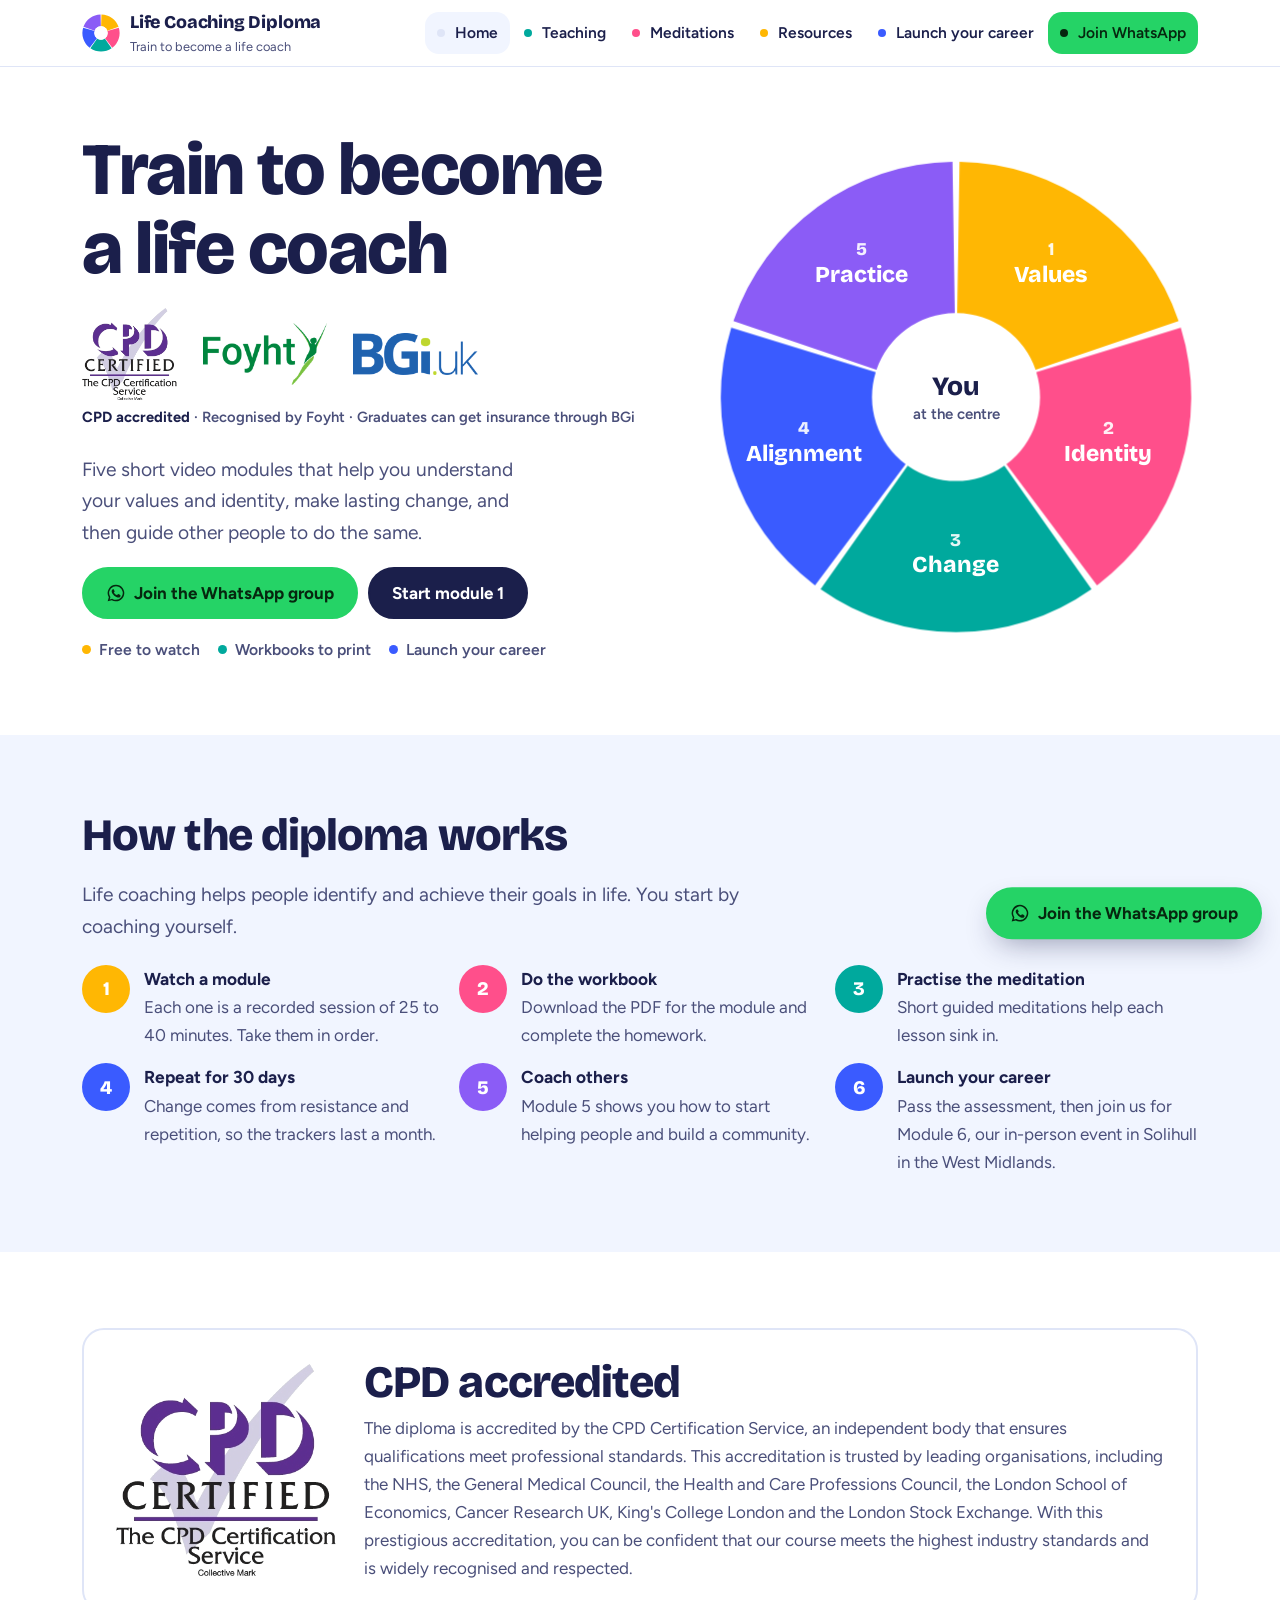
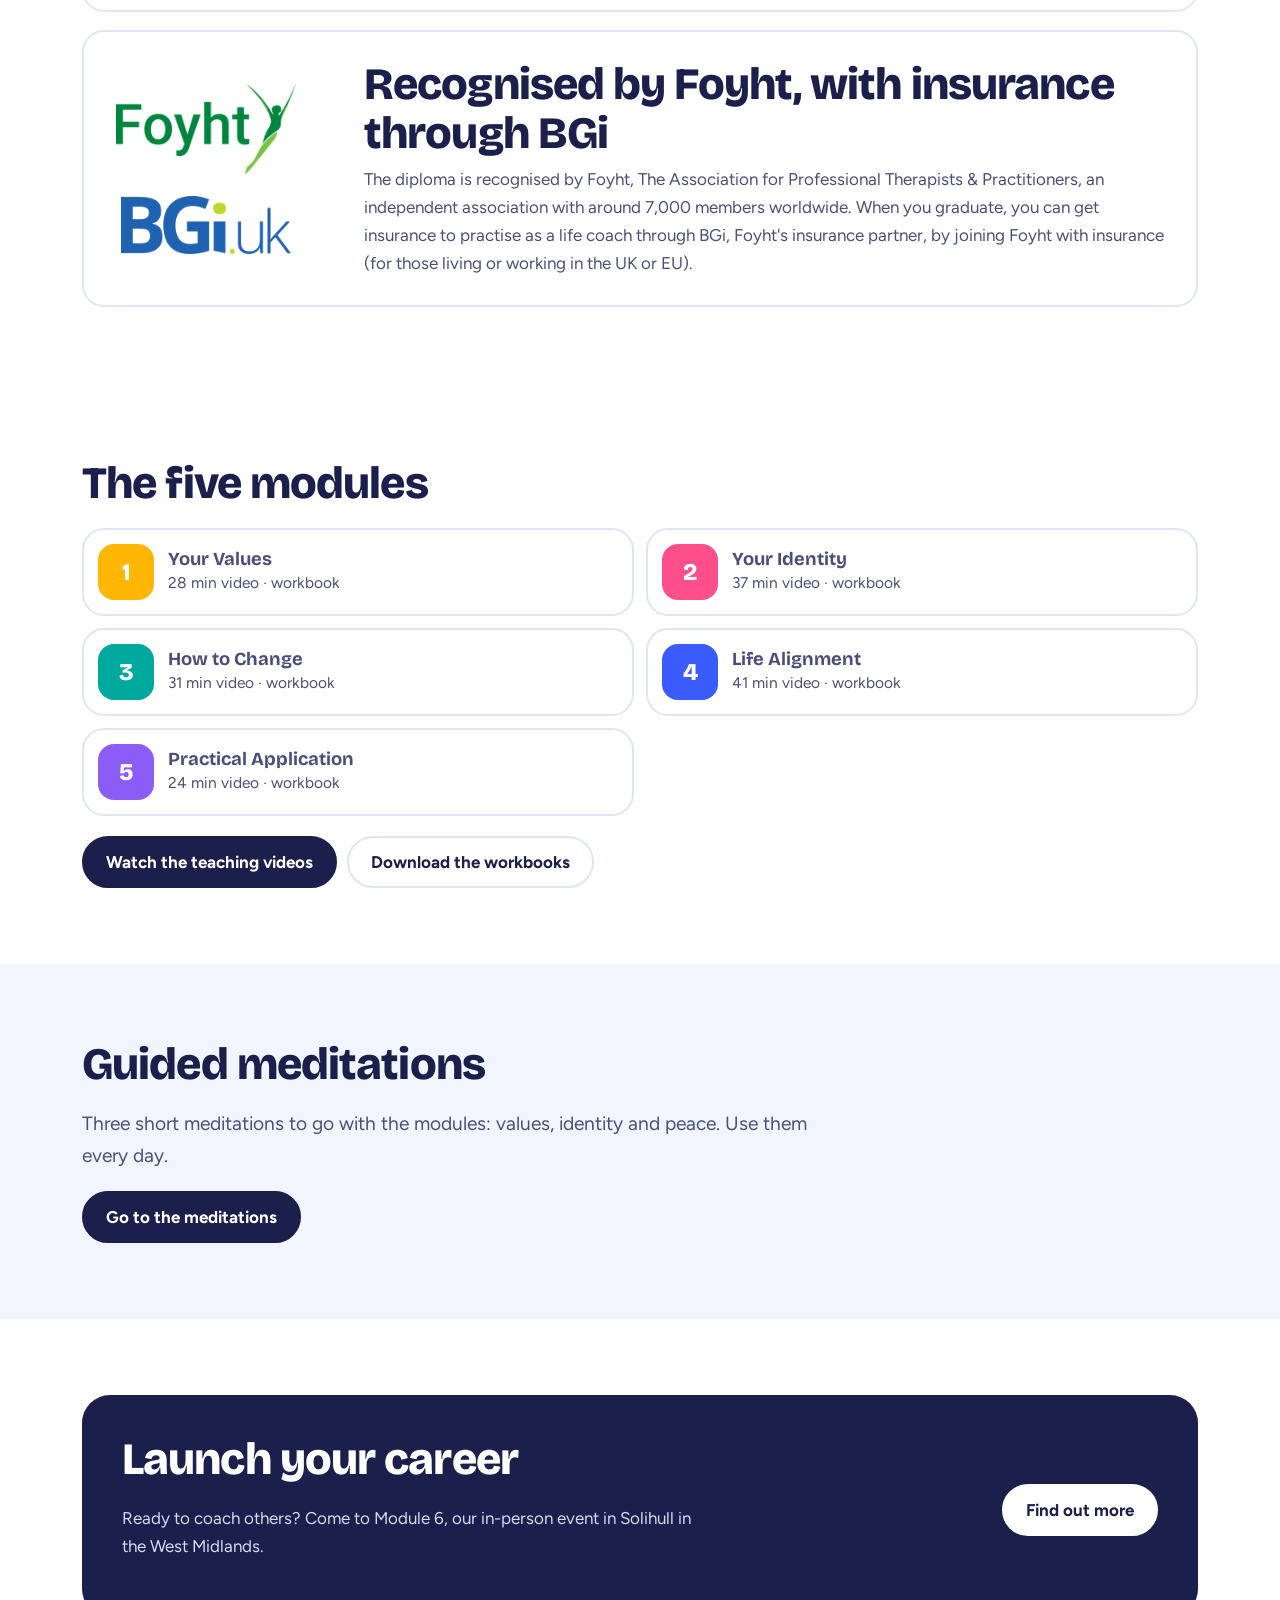
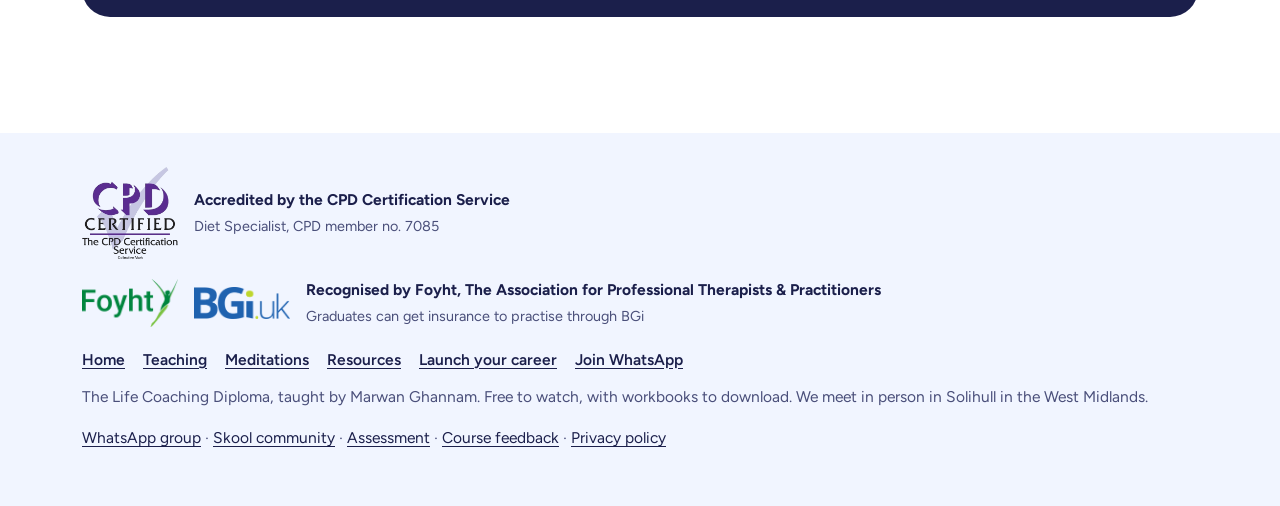
<file: index.html>
<!doctype html>
<html lang="en-GB">
<head>
<meta charset="utf-8">
<meta name="viewport" content="width=device-width, initial-scale=1, viewport-fit=cover">
<title>Life Coaching Diploma: train to become a life coach</title>
<meta name="description" content="A free, CPD accredited life coaching diploma in five video modules, with workbooks and guided meditations. Learn to coach yourself, then others, and launch your career.">
<link rel="canonical" href="https://lifecoachingdiploma.com">
<meta property="og:title" content="Life Coaching Diploma: train to become a life coach">
<meta property="og:description" content="A free, CPD accredited life coaching diploma in five video modules, with workbooks and guided meditations. Learn to coach yourself, then others, and launch your career.">
<meta property="og:type" content="website">
<meta property="og:url" content="https://lifecoachingdiploma.com">
<meta property="og:image" content="https://lifecoachingdiploma.com/img/og.jpg">
<meta name="theme-color" content="#ffffff">
<link rel="icon" href="/img/icon.svg" type="image/svg+xml">
<link rel="preconnect" href="https://fonts.googleapis.com">
<link rel="preconnect" href="https://fonts.gstatic.com" crossorigin>
<link href="https://fonts.googleapis.com/css2?family=Bricolage+Grotesque:opsz,wght@12..96,700;12..96,800&family=Figtree:wght@400;600;700&display=swap" rel="stylesheet">
<link rel="stylesheet" href="/css/site.css?v=22b83907">
</head>
<body>
<a class="skip" href="#main">Skip to content</a>
<header class="site-head"><div class="wrap">
  <div class="head-in">
    <a class="brand" href="/"><svg width="38" height="38" viewBox="0 0 400 400" aria-hidden="true"><path d="M201.6,130.0 L204.6,4.1 A196,196 0 0 1 384.9,135.1 L266.1,176.8 A70,70 0 0 0 201.6,130.0Z" fill="#ffb703"/><path d="M267.1,179.9 L387.8,143.8 A196,196 0 0 1 318.9,355.8 L242.5,255.7 A70,70 0 0 0 267.1,179.9Z" fill="#ff4f8b"/><path d="M239.8,257.6 L311.5,361.2 A196,196 0 0 1 88.5,361.2 L160.2,257.6 A70,70 0 0 0 239.8,257.6Z" fill="#00a99d"/><path d="M157.5,255.7 L81.1,355.8 A196,196 0 0 1 12.2,143.8 L132.9,179.9 A70,70 0 0 0 157.5,255.7Z" fill="#3a5bff"/><path d="M133.9,176.8 L15.1,135.1 A196,196 0 0 1 195.4,4.1 L198.4,130.0 A70,70 0 0 0 133.9,176.8Z" fill="#8b5cf6"/><circle cx="200" cy="200" r="70" fill="#fff"/></svg><span><b>Life Coaching Diploma</b><small>Train to become a life coach</small></span></a>
    <button class="menu-btn" type="button" aria-expanded="false" aria-controls="site-menu" aria-label="Open menu"><span></span><span></span><span></span></button>
    <nav class="tabs" id="site-menu" aria-label="Pages"><a href="/" aria-current="page">Home</a><a href="/teaching" style="--c:var(--teal)">Teaching</a><a href="/meditations" style="--c:var(--pink)">Meditations</a><a href="/resources" style="--c:var(--sun)">Resources</a><a href="/meet" style="--c:var(--cobalt)">Launch your career</a><a href="/join" class="wa-tab">Join WhatsApp</a></nav>
  </div>
</div></header>
<main id="main">

<section class="hero"><div class="wrap hero-grid">
  <h1>Train to become a life coach</h1>
  <svg class="wheel" viewBox="0 0 400 400" role="img" aria-labelledby="wheel-t"><title id="wheel-t">The five modules of the Life Coaching Diploma, shown as a Wheel of Life</title><a href="/teaching#module-1" aria-label="Module 1: Your Values"><g class="seg"><path d="M201.0,130.0 L202.9,4.0 A196,196 0 0 1 385.5,136.7 L266.3,177.4 A70,70 0 0 0 201.0,130.0Z" fill="#ffb703"/></g><text class="num" x="279" y="82" text-anchor="middle">1</text><text class="lbl" x="279" y="104" text-anchor="middle">Values</text></a><a href="/teaching#module-2" aria-label="Module 2: Your Identity"><g class="seg"><path d="M266.9,179.3 L387.3,142.2 A196,196 0 0 1 317.5,356.9 L242.0,256.0 A70,70 0 0 0 266.9,179.3Z" fill="#ff4f8b"/></g><text class="num" x="327" y="231" text-anchor="middle">2</text><text class="lbl" x="327" y="253" text-anchor="middle">Identity</text></a><a href="/teaching#module-3" aria-label="Module 3: How to Change"><g class="seg"><path d="M240.3,257.2 L312.9,360.2 A196,196 0 0 1 87.1,360.2 L159.7,257.2 A70,70 0 0 0 240.3,257.2Z" fill="#00a99d"/></g><text class="num" x="200" y="324" text-anchor="middle">3</text><text class="lbl" x="200" y="346" text-anchor="middle">Change</text></a><a href="/teaching#module-4" aria-label="Module 4: Life Alignment"><g class="seg"><path d="M158.0,256.0 L82.5,356.9 A196,196 0 0 1 12.7,142.2 L133.1,179.3 A70,70 0 0 0 158.0,256.0Z" fill="#3a5bff"/></g><text class="num" x="73" y="231" text-anchor="middle">4</text><text class="lbl" x="73" y="253" text-anchor="middle">Alignment</text></a><a href="/teaching#module-5" aria-label="Module 5: Practical Application"><g class="seg"><path d="M133.7,177.4 L14.5,136.7 A196,196 0 0 1 197.1,4.0 L199.0,130.0 A70,70 0 0 0 133.7,177.4Z" fill="#8b5cf6"/></g><text class="num" x="121" y="82" text-anchor="middle">5</text><text class="lbl" x="121" y="104" text-anchor="middle">Practice</text></a><circle cx="200" cy="200" r="66" fill="#fff"/><text class="hub-t" x="200" y="198" text-anchor="middle">You</text><text class="hub-s" x="200" y="218" text-anchor="middle">at the centre</text></svg>
  <div class="trust"><div class="trust-logos"><img class="t-cpd" src="/img/cpd-certified.png" width="367" height="354" alt="CPD Certified: The CPD Certification Service"><img class="t-foyht" src="/img/foyht.png" width="400" height="200" alt="Foyht: The Association for Professional Therapists &amp; Practitioners"><img class="t-bgi" src="/img/bgi.png" width="420" height="142" alt="BGi insurance"></div><p class="trust-cap"><b>CPD accredited</b> · Recognised by Foyht · Graduates can get insurance through BGi</p></div>
  <div class="btns"><a class="btn wa" href="https://chat.whatsapp.com/GF4D4uIinfY1469XuMt1mN" rel="noopener"><svg width="20" height="20" viewBox="0 0 24 24" aria-hidden="true"><path fill="currentColor" d="M12 2a10 10 0 0 0-8.6 15.1L2 22l5-1.3A10 10 0 1 0 12 2Zm0 18.2a8.2 8.2 0 0 1-4.2-1.1l-.3-.2-3 .8.8-2.9-.2-.3A8.2 8.2 0 1 1 12 20.2Zm4.5-6.1c-.2-.1-1.5-.7-1.7-.8-.2-.1-.4-.1-.6.1l-.8 1c-.1.2-.3.2-.5.1a6.7 6.7 0 0 1-3.3-2.9c-.3-.4.2-.4.7-1.4.1-.2 0-.3 0-.4l-.8-1.8c-.2-.5-.4-.4-.6-.4h-.5a1 1 0 0 0-.7.3 3 3 0 0 0-.9 2.2 5.2 5.2 0 0 0 1.1 2.7 11.8 11.8 0 0 0 4.5 4c1.7.7 2.3.8 3.2.6.5-.1 1.5-.6 1.7-1.2.2-.6.2-1.1.2-1.2-.1-.1-.3-.2-.5-.3Z"/></svg>Join the WhatsApp group</a><a class="btn" href="/teaching#module-1">Start module 1</a></div>
  <p class="lead">Five short video modules that help you understand your values and identity, make lasting change, and then guide other people to do the same.</p>
  <ul class="facts"><li class="m1">Free to watch</li><li class="m3">Workbooks to print</li><li class="m4">Launch your career</li></ul>
</div></section>

<section class="alt"><div class="wrap">
  <h2>How the diploma works</h2>
  <p class="lead narrow">Life coaching helps people identify and achieve their goals in life. You start by coaching yourself.</p>
  <ol class="steps">
    <li class="m1"><div><b>Watch a module</b><span>Each one is a recorded session of 25 to 40 minutes. Take them in order.</span></div></li>
    <li class="m2"><div><b>Do the workbook</b><span>Download the PDF for the module and complete the homework.</span></div></li>
    <li class="m3"><div><b>Practise the meditation</b><span>Short guided meditations help each lesson sink in.</span></div></li>
    <li class="m4"><div><b>Repeat for 30 days</b><span>Change comes from resistance and repetition, so the trackers last a month.</span></div></li>
    <li class="m5"><div><b>Coach others</b><span>Module 5 shows you how to start helping people and build a community.</span></div></li>
    <li class="m4"><div><b>Launch your career</b><span>Pass the assessment, then join us for Module 6, our in-person event in Solihull in the West Midlands.</span></div></li>
  </ol>
</div></section>

<section><div class="wrap">
  <div class="cpd-block"><img src="/img/cpd-certified.png" width="220" height="212" alt="CPD Certified: The CPD Certification Service" loading="lazy"><div><h2>CPD accredited</h2><p>The diploma is accredited by the CPD Certification Service, an independent body that ensures qualifications meet professional standards. This accreditation is trusted by leading organisations, including the NHS, the General Medical Council, the Health and Care Professions Council, the London School of Economics, Cancer Research UK, King&#x27;s College London and the London Stock Exchange. With this prestigious accreditation, you can be confident that our course meets the highest industry standards and is widely recognised and respected.</p></div></div>
  <div class="cpd-block recog-block"><div class="recog-logos"><a href="https://foyht.org/#membership" rel="noopener"><img src="/img/foyht.png" width="400" height="200" alt="Foyht: The Association for Professional Therapists &amp; Practitioners" loading="lazy"></a><a href="https://bgi.uk" rel="noopener"><img src="/img/bgi.png" width="420" height="142" alt="BGi insurance" loading="lazy"></a></div><div><h2>Recognised by Foyht, with insurance through BGi</h2><p>The diploma is recognised by Foyht, The Association for Professional Therapists &amp; Practitioners, an independent association with around 7,000 members worldwide. When you graduate, you can get insurance to practise as a life coach through BGi, Foyht&#x27;s insurance partner, by joining Foyht with insurance (for those living or working in the UK or EU).</p></div></div>
</div></section>

<section><div class="wrap">
  <h2>The five modules</h2>
  <div class="mods"><a class="mod-link m1" href="/teaching#module-1"><span class="n">1</span><span><b>Your Values</b><span>28 min video · workbook</span></span></a><a class="mod-link m2" href="/teaching#module-2"><span class="n">2</span><span><b>Your Identity</b><span>37 min video · workbook</span></span></a><a class="mod-link m3" href="/teaching#module-3"><span class="n">3</span><span><b>How to Change</b><span>31 min video · workbook</span></span></a><a class="mod-link m4" href="/teaching#module-4"><span class="n">4</span><span><b>Life Alignment</b><span>41 min video · workbook</span></span></a><a class="mod-link m5" href="/teaching#module-5"><span class="n">5</span><span><b>Practical Application</b><span>24 min video · workbook</span></span></a></div>
  <div class="btns" style="margin-top:20px"><a class="btn" href="/teaching">Watch the teaching videos</a><a class="btn ghost" href="/resources">Download the workbooks</a></div>
</div></section>

<section class="alt"><div class="wrap">
  <h2>Guided meditations</h2>
  <p class="lead narrow">Three short meditations to go with the modules: values, identity and peace. Use them every day.</p>
  <div class="btns"><a class="btn" href="/meditations">Go to the meditations</a></div>
</div></section>

<section><div class="wrap">
  <div class="band">
    <div><h2>Launch your career</h2><p>Ready to coach others? Come to Module 6, our in-person event in Solihull in the West Midlands.</p></div>
    <div class="btns"><a class="btn wa" href="/meet" style="background:#fff;border-color:#fff;color:var(--ink)">Find out more</a></div>
  </div>
</div></section>

</main>
<footer class="site-foot"><div class="wrap">
  <div class="foot-cpd"><img src="/img/cpd-certified.png" width="96" height="93" alt="CPD Certified: The CPD Certification Service" loading="lazy"><span><b>Accredited by the CPD Certification Service</b><small>Diet Specialist, CPD member no. 7085</small></span></div>
  <div class="foot-cpd foot-recog"><a href="https://foyht.org/#membership" rel="noopener"><img src="/img/foyht.png" width="96" height="48" alt="Foyht: The Association for Professional Therapists &amp; Practitioners" loading="lazy"></a><a href="https://bgi.uk" rel="noopener"><img src="/img/bgi.png" width="96" height="32" alt="BGi insurance" loading="lazy"></a><span><b>Recognised by Foyht, The Association for Professional Therapists &amp; Practitioners</b><small>Graduates can get insurance to practise through BGi</small></span></div>
  <nav aria-label="Footer"><a href="/">Home</a><a href="/teaching">Teaching</a><a href="/meditations">Meditations</a><a href="/resources">Resources</a><a href="/meet">Launch your career</a><a href="/join">Join WhatsApp</a></nav>
  <p>The Life Coaching Diploma, taught by Marwan Ghannam. Free to watch, with workbooks to download. We meet in person in Solihull in the West Midlands.</p>
  <p><a href="https://chat.whatsapp.com/GF4D4uIinfY1469XuMt1mN" rel="noopener">WhatsApp group</a> · <a href="https://www.skool.com/life-coaching-8785/about" rel="noopener">Skool community</a> · <a href="/exam">Assessment</a> · <a href="/feedback">Course feedback</a> · <a href="/privacy">Privacy policy</a></p>
</div></footer>

<div class="join-bar"><a class="btn wa" href="https://chat.whatsapp.com/GF4D4uIinfY1469XuMt1mN" rel="noopener"><svg width="20" height="20" viewBox="0 0 24 24" aria-hidden="true"><path fill="currentColor" d="M12 2a10 10 0 0 0-8.6 15.1L2 22l5-1.3A10 10 0 1 0 12 2Zm0 18.2a8.2 8.2 0 0 1-4.2-1.1l-.3-.2-3 .8.8-2.9-.2-.3A8.2 8.2 0 1 1 12 20.2Zm4.5-6.1c-.2-.1-1.5-.7-1.7-.8-.2-.1-.4-.1-.6.1l-.8 1c-.1.2-.3.2-.5.1a6.7 6.7 0 0 1-3.3-2.9c-.3-.4.2-.4.7-1.4.1-.2 0-.3 0-.4l-.8-1.8c-.2-.5-.4-.4-.6-.4h-.5a1 1 0 0 0-.7.3 3 3 0 0 0-.9 2.2 5.2 5.2 0 0 0 1.1 2.7 11.8 11.8 0 0 0 4.5 4c1.7.7 2.3.8 3.2.6.5-.1 1.5-.6 1.7-1.2.2-.6.2-1.1.2-1.2-.1-.1-.3-.2-.5-.3Z"/></svg>Join the WhatsApp group</a></div>
<script src="/js/site.js?v=0d740385" defer></script>
</body>
</html>
</file>
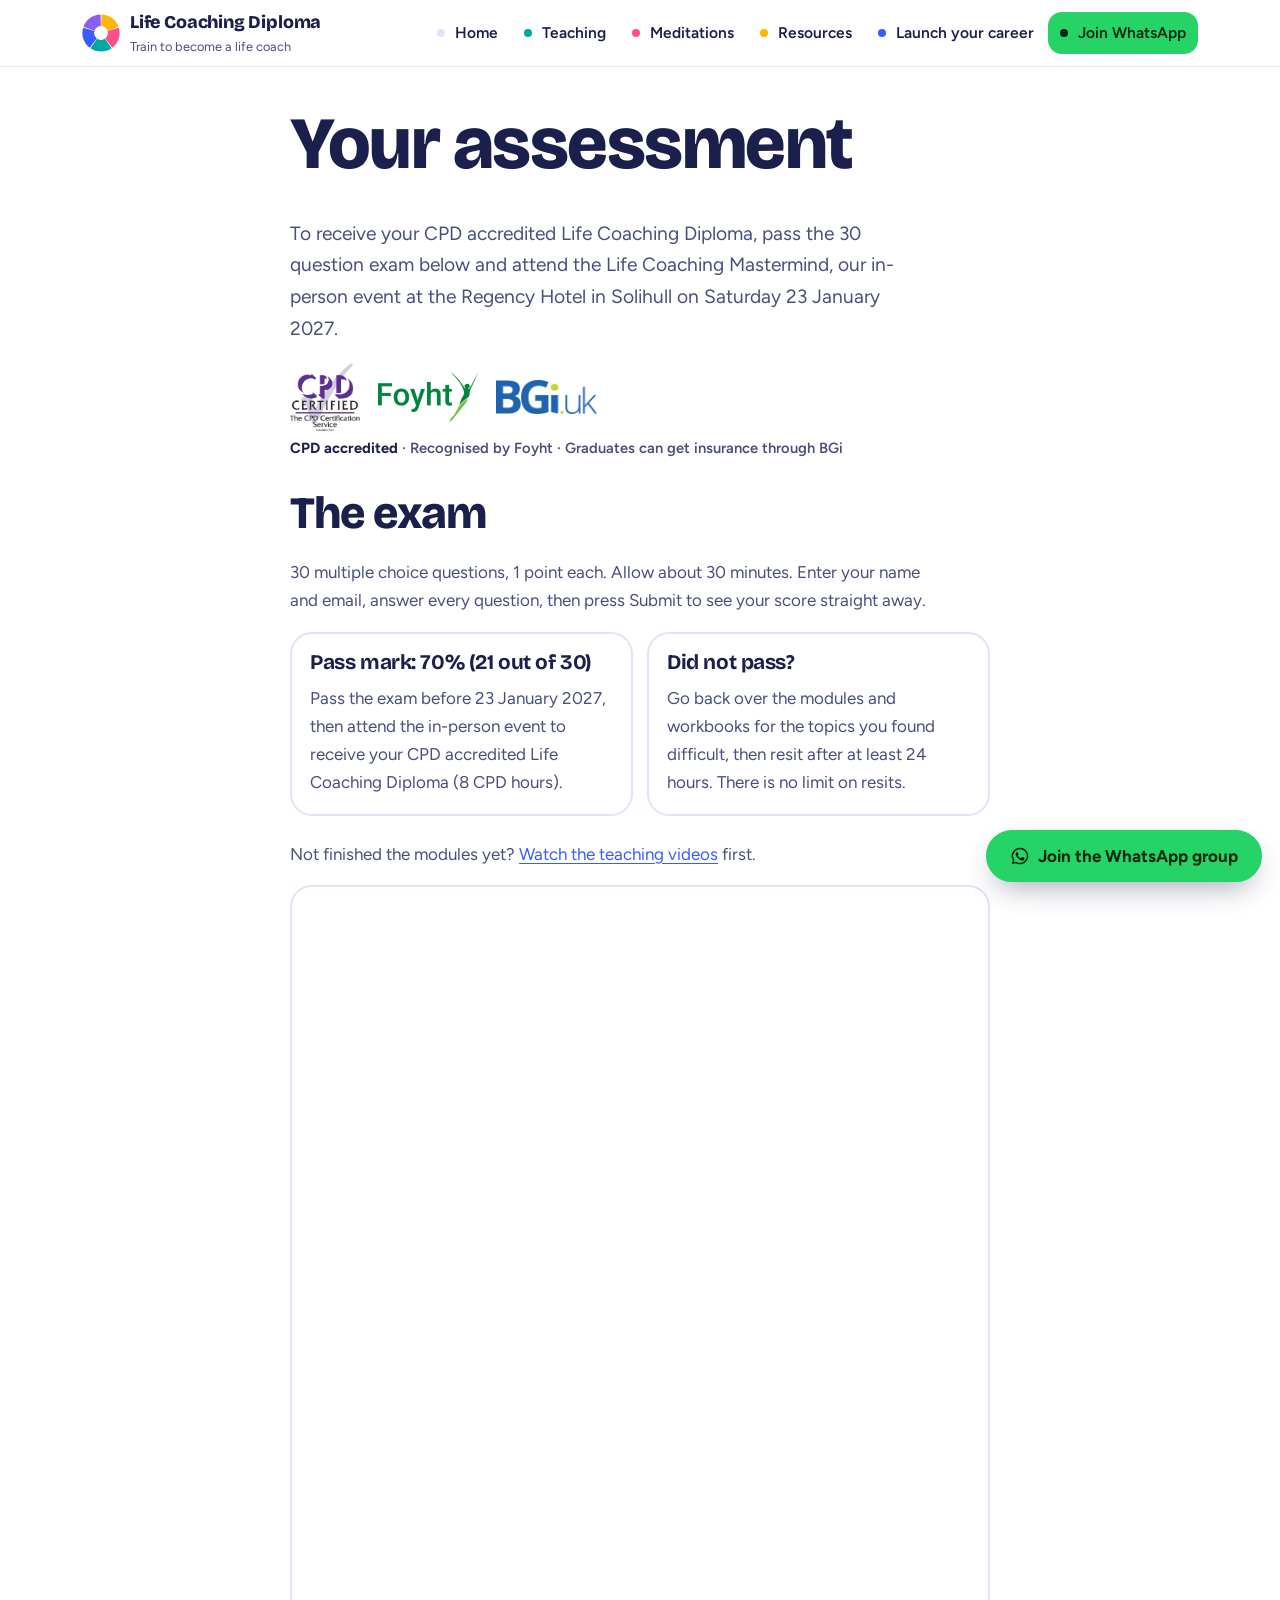
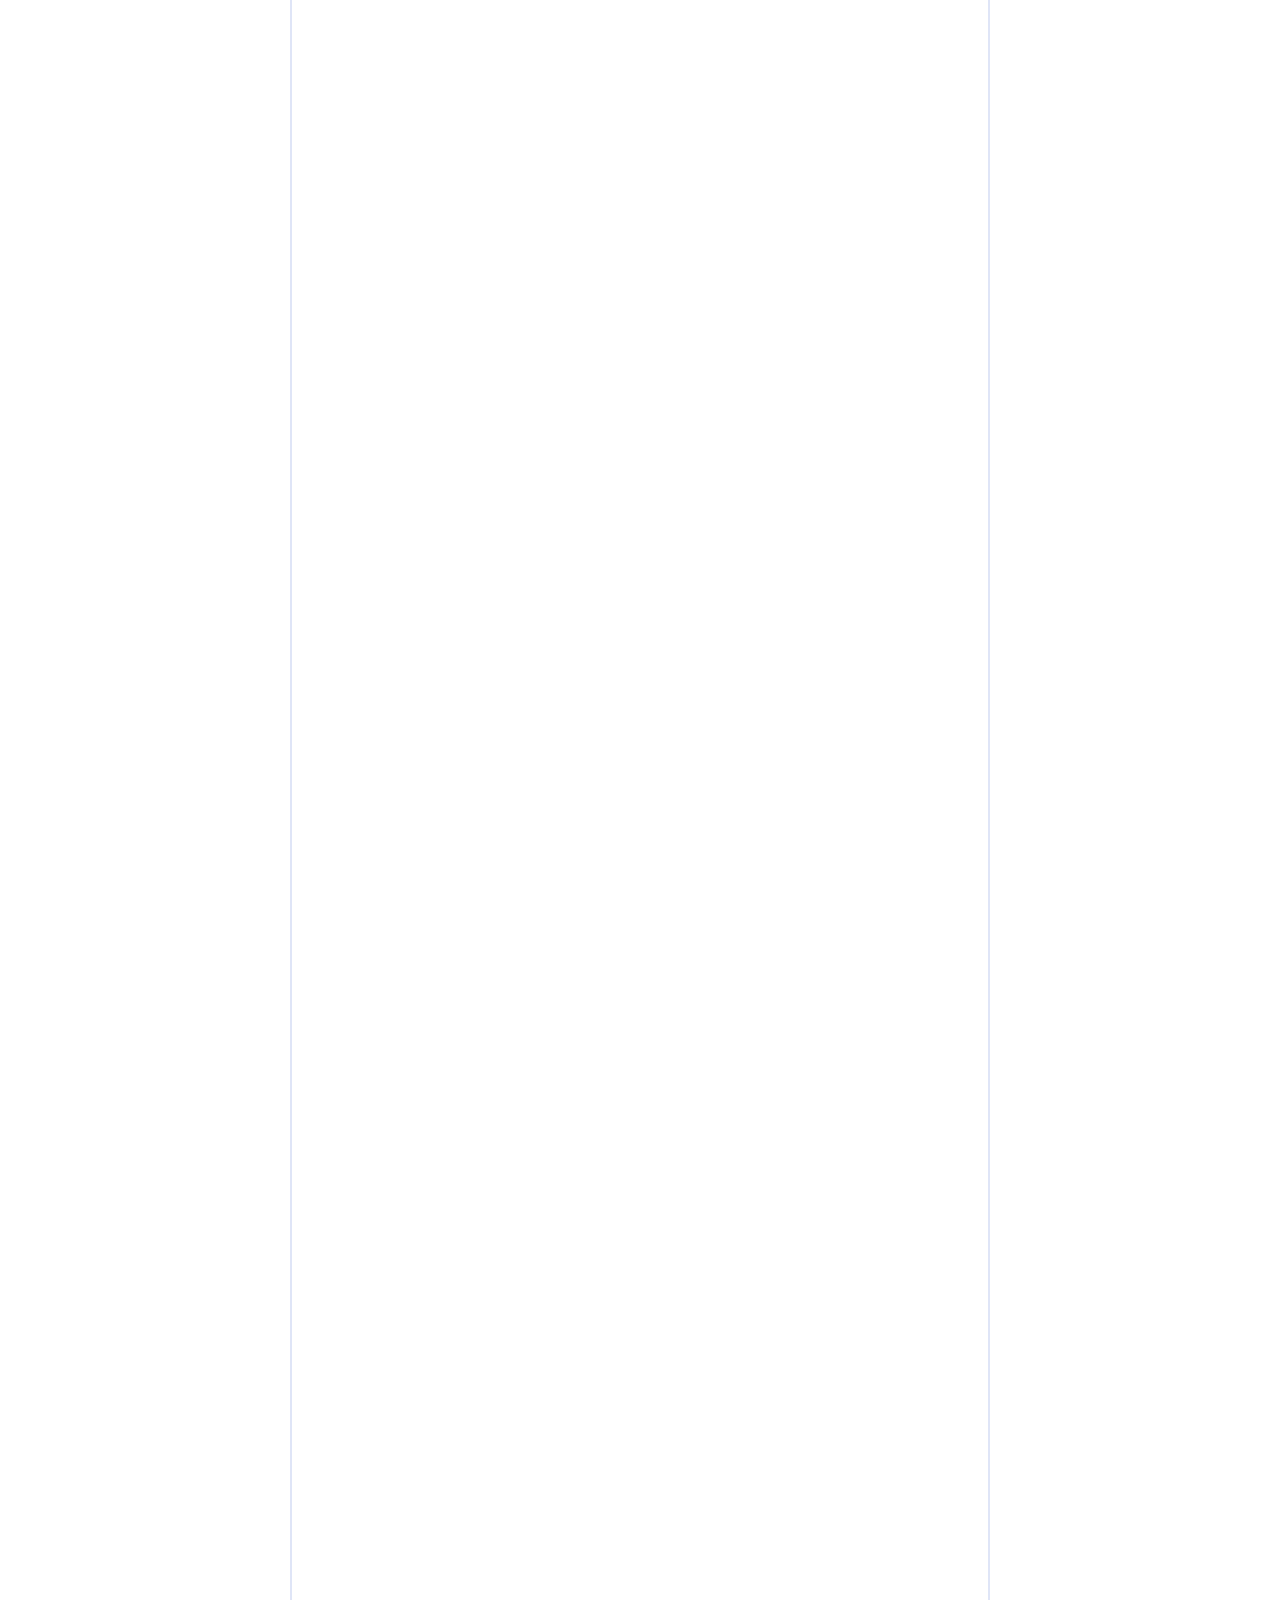
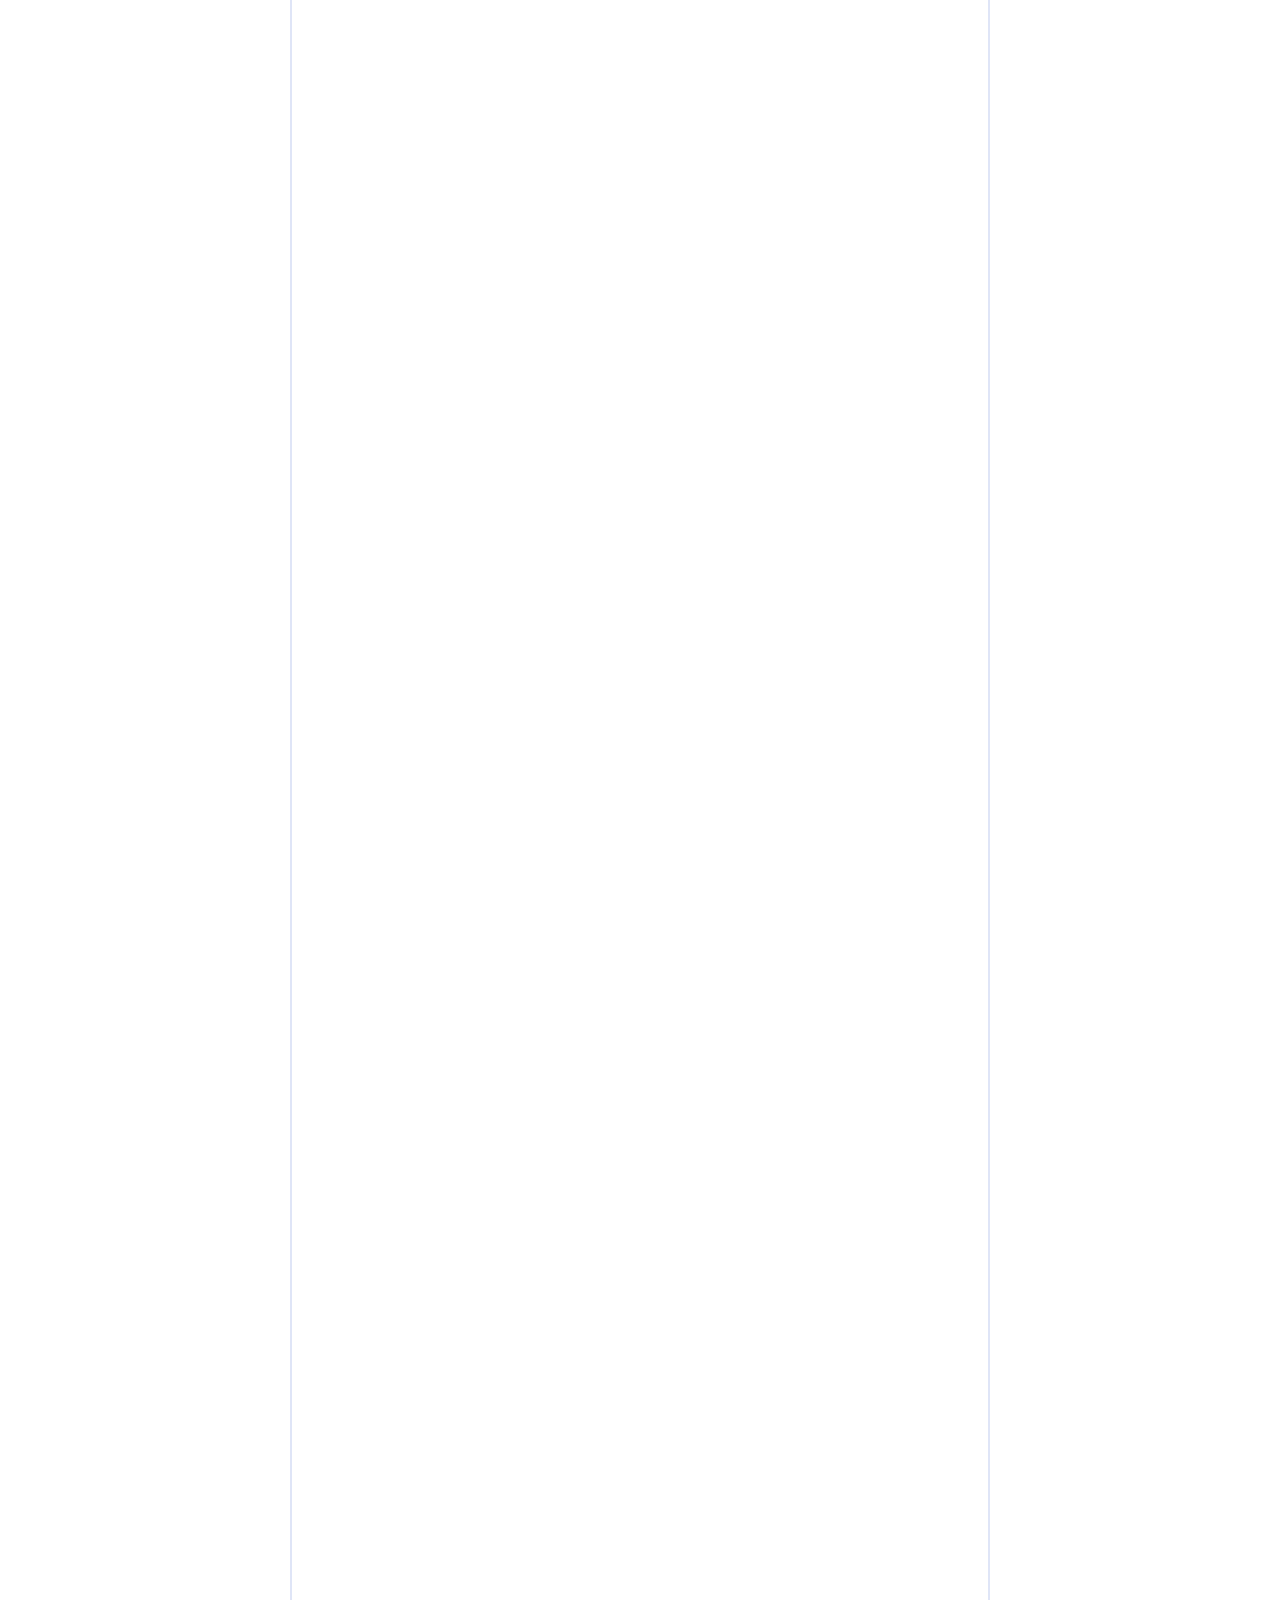
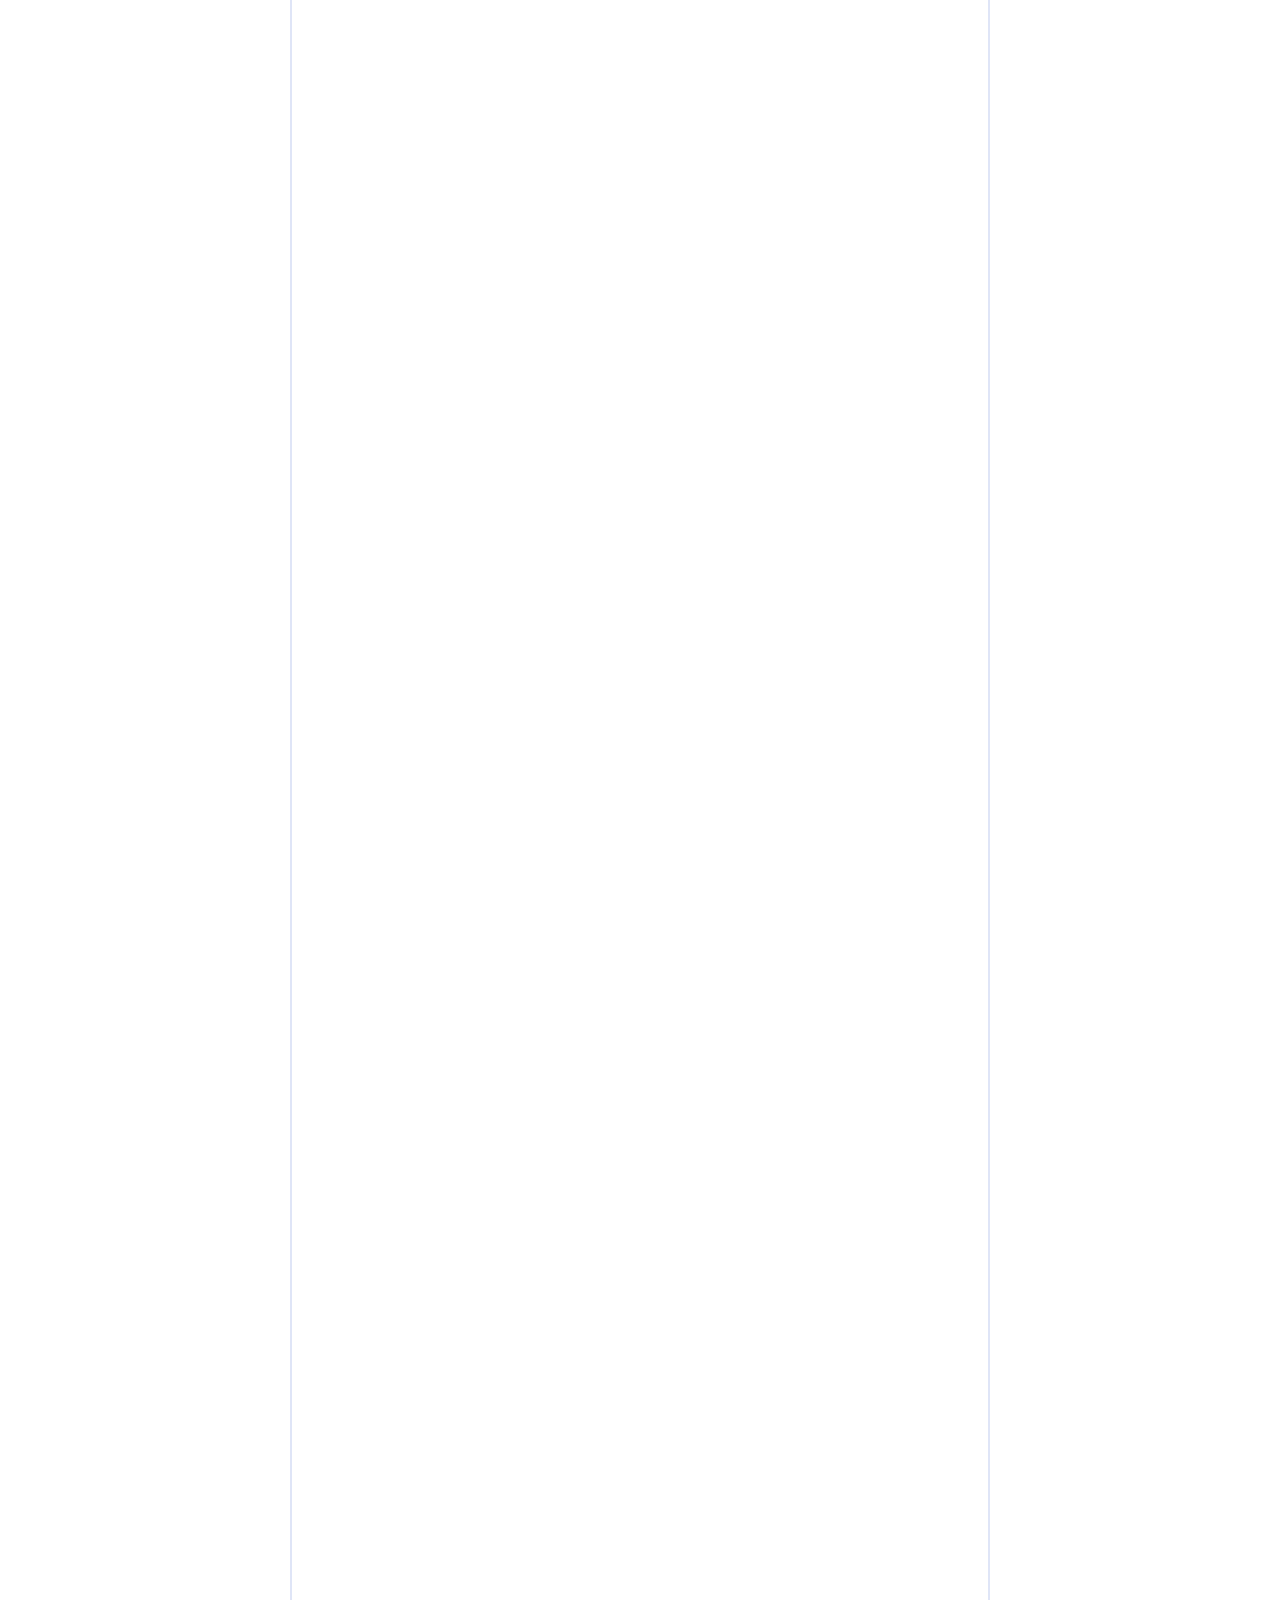
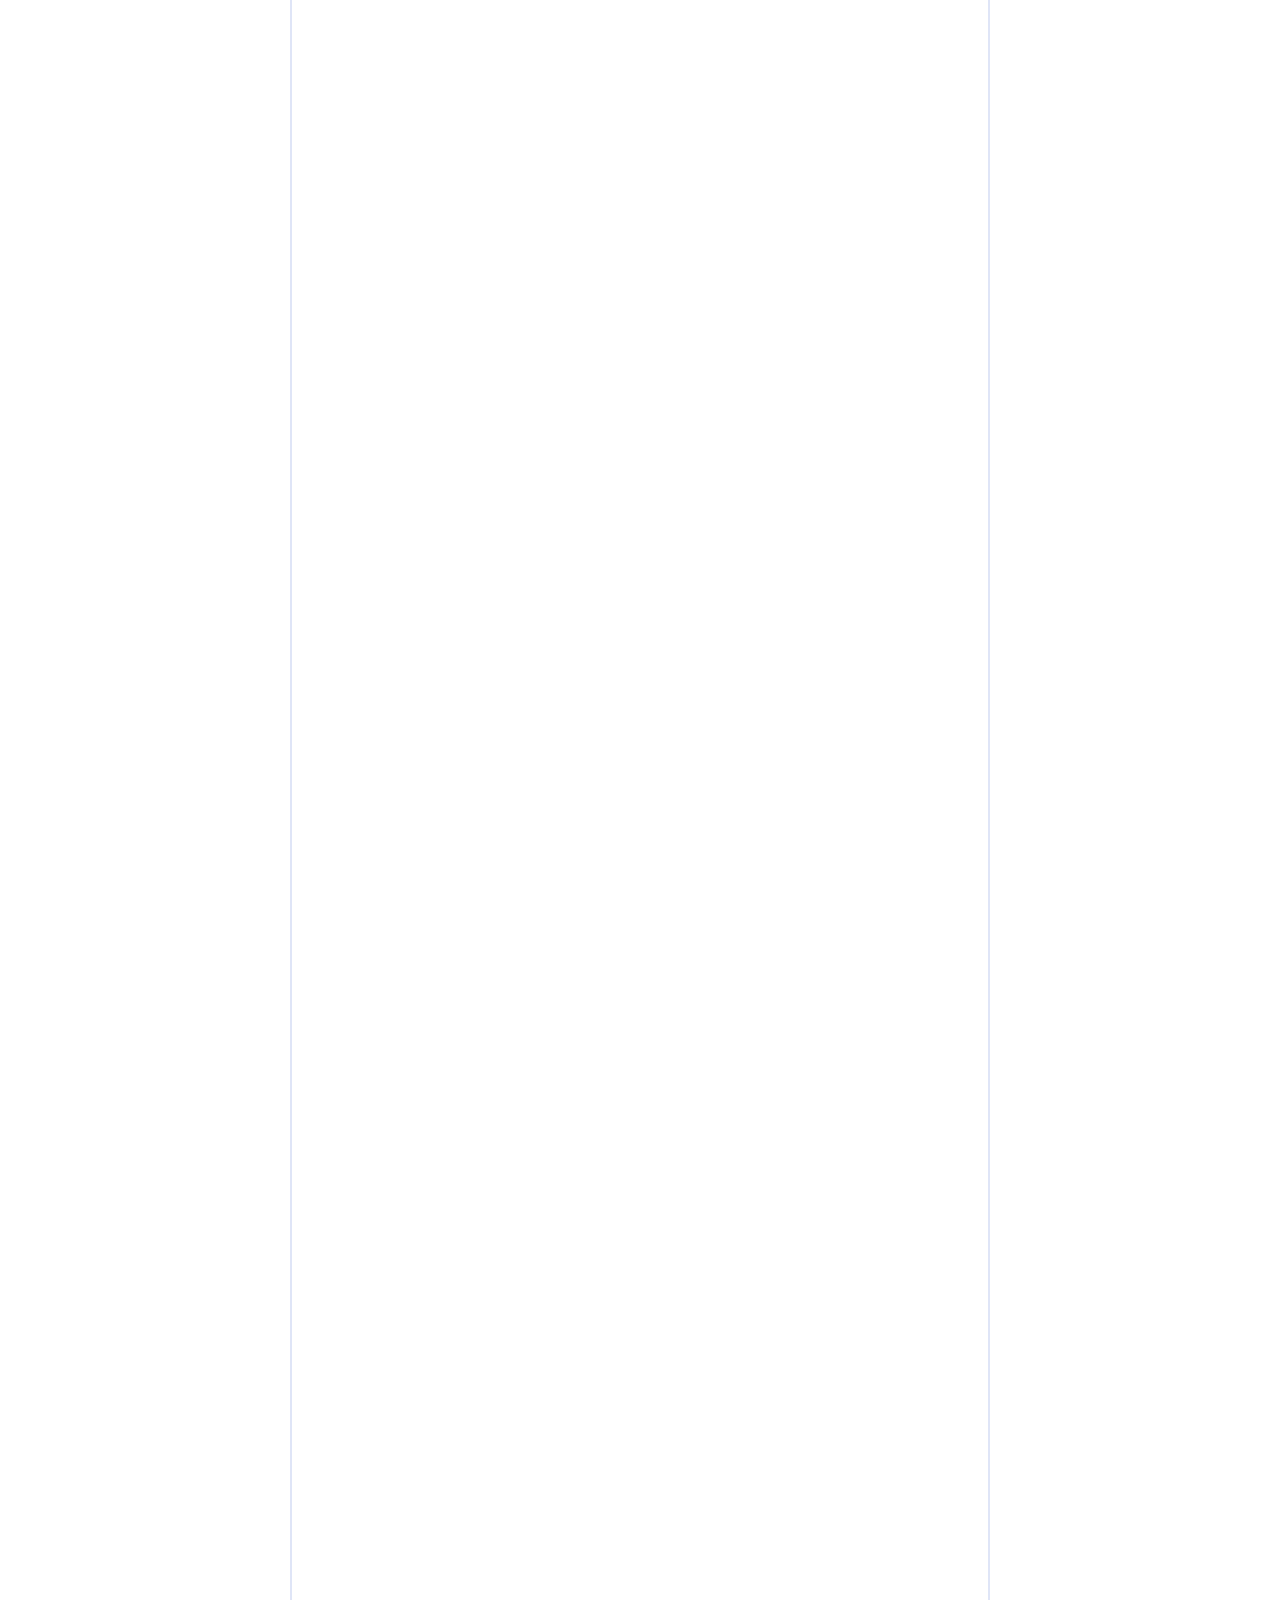
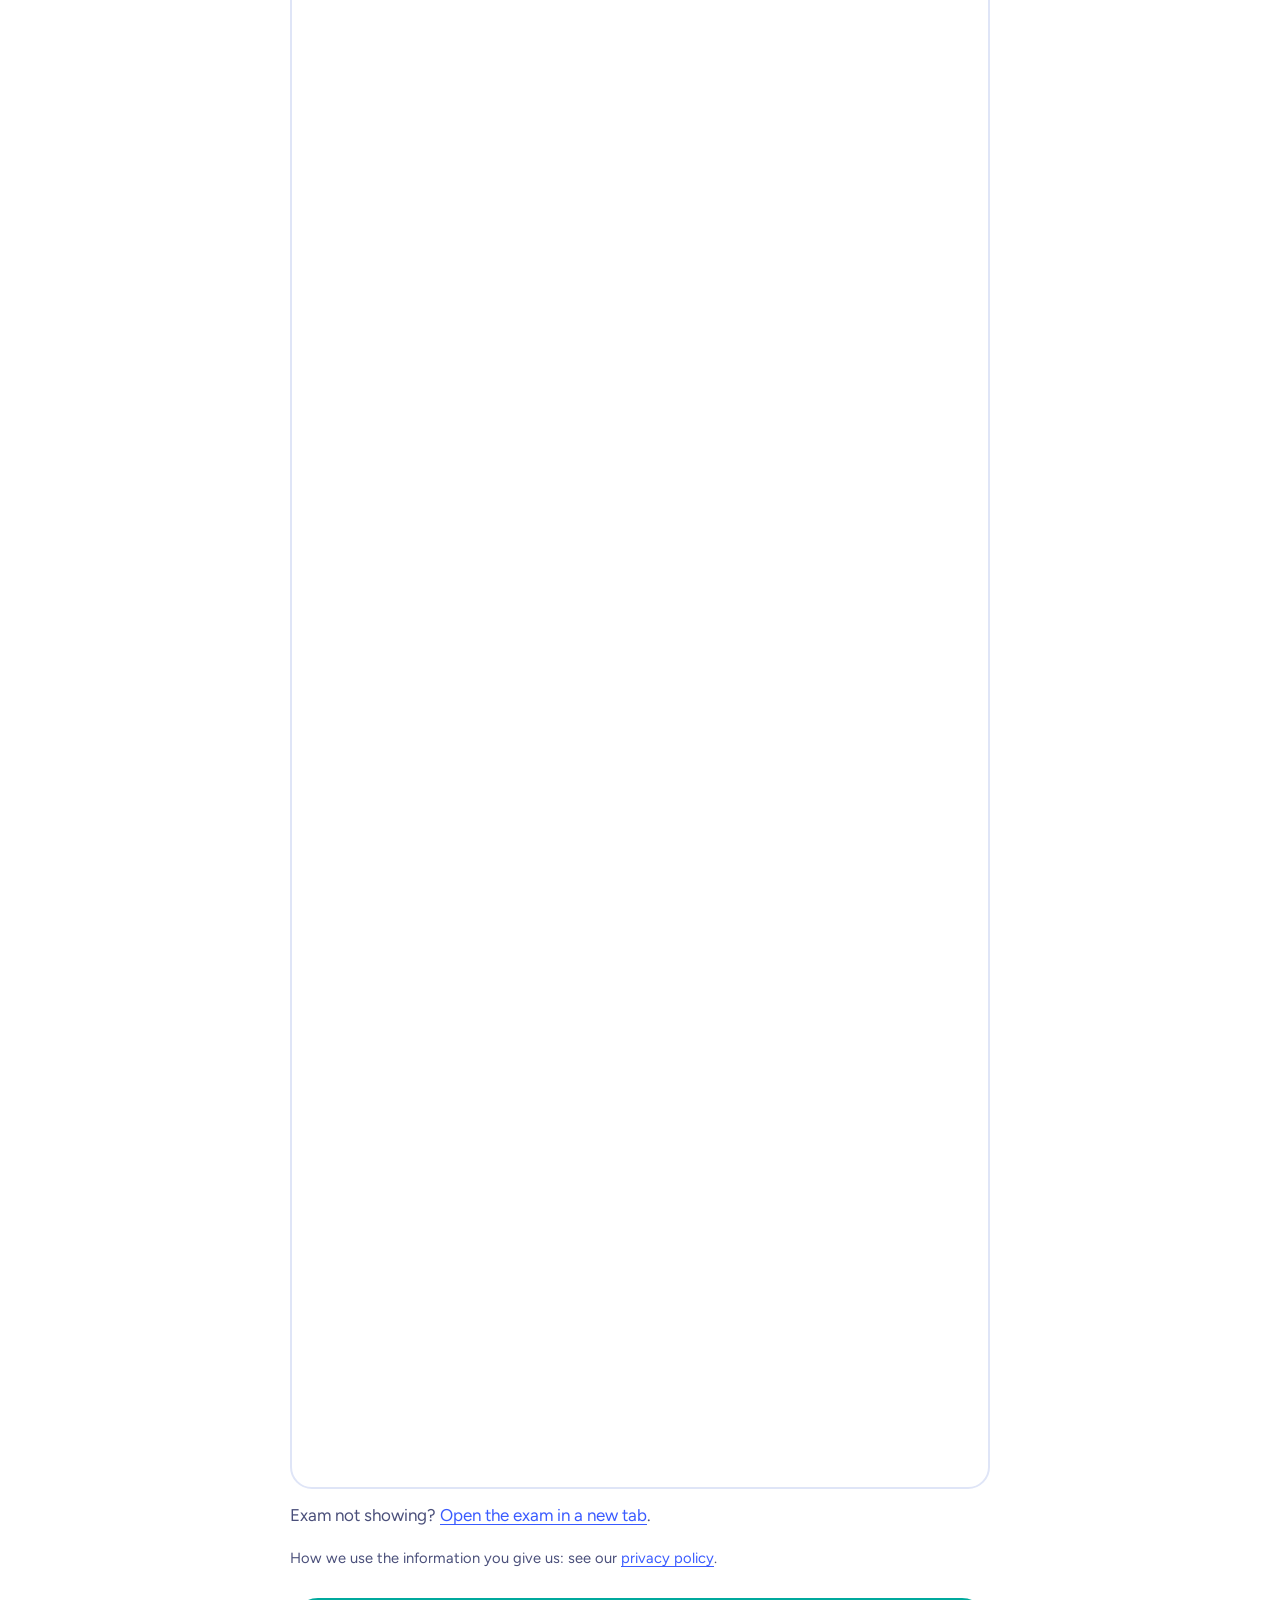
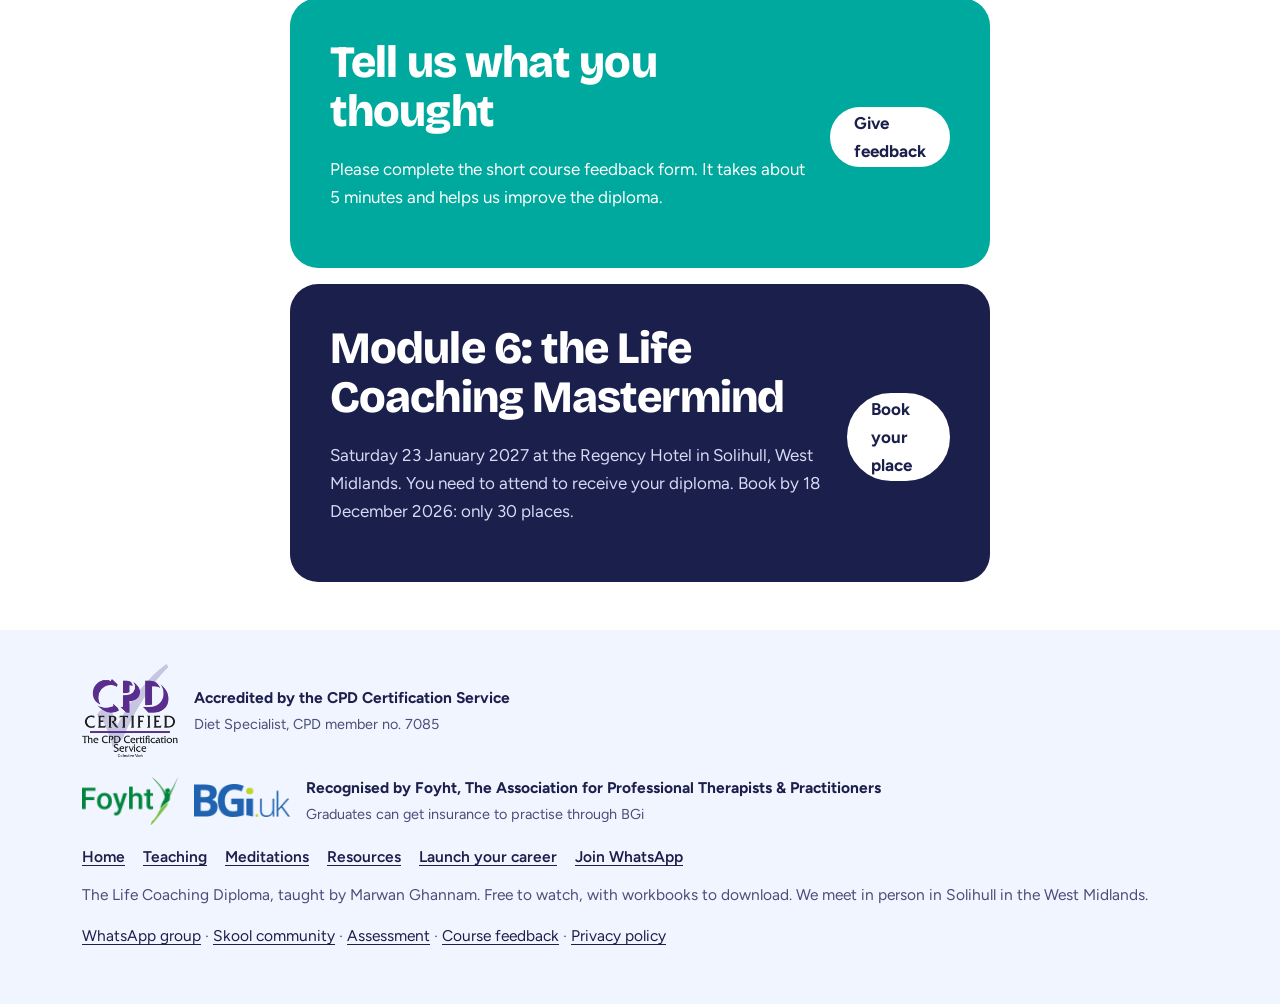
<file: exam.html>
<!doctype html>
<html lang="en-GB">
<head>
<meta charset="utf-8">
<meta name="viewport" content="width=device-width, initial-scale=1, viewport-fit=cover">
<title>Assessment · Life Coaching Diploma</title>
<meta name="description" content="The Life Coaching Diploma assessment: pass the 30 question exam and attend the in-person event to receive your CPD accredited diploma.">
<link rel="canonical" href="https://lifecoachingdiploma.com/exam">
<meta property="og:title" content="Assessment · Life Coaching Diploma">
<meta property="og:description" content="The Life Coaching Diploma assessment: pass the 30 question exam and attend the in-person event to receive your CPD accredited diploma.">
<meta property="og:type" content="website">
<meta property="og:url" content="https://lifecoachingdiploma.com/exam">
<meta property="og:image" content="https://lifecoachingdiploma.com/img/og.jpg">
<meta name="theme-color" content="#ffffff">
<link rel="icon" href="/img/icon.svg" type="image/svg+xml">
<link rel="preconnect" href="https://fonts.googleapis.com">
<link rel="preconnect" href="https://fonts.gstatic.com" crossorigin>
<link href="https://fonts.googleapis.com/css2?family=Bricolage+Grotesque:opsz,wght@12..96,700;12..96,800&family=Figtree:wght@400;600;700&display=swap" rel="stylesheet">
<link rel="stylesheet" href="/css/site.css?v=22b83907">
</head>
<body>
<a class="skip" href="#main">Skip to content</a>
<header class="site-head"><div class="wrap">
  <div class="head-in">
    <a class="brand" href="/"><svg width="38" height="38" viewBox="0 0 400 400" aria-hidden="true"><path d="M201.6,130.0 L204.6,4.1 A196,196 0 0 1 384.9,135.1 L266.1,176.8 A70,70 0 0 0 201.6,130.0Z" fill="#ffb703"/><path d="M267.1,179.9 L387.8,143.8 A196,196 0 0 1 318.9,355.8 L242.5,255.7 A70,70 0 0 0 267.1,179.9Z" fill="#ff4f8b"/><path d="M239.8,257.6 L311.5,361.2 A196,196 0 0 1 88.5,361.2 L160.2,257.6 A70,70 0 0 0 239.8,257.6Z" fill="#00a99d"/><path d="M157.5,255.7 L81.1,355.8 A196,196 0 0 1 12.2,143.8 L132.9,179.9 A70,70 0 0 0 157.5,255.7Z" fill="#3a5bff"/><path d="M133.9,176.8 L15.1,135.1 A196,196 0 0 1 195.4,4.1 L198.4,130.0 A70,70 0 0 0 133.9,176.8Z" fill="#8b5cf6"/><circle cx="200" cy="200" r="70" fill="#fff"/></svg><span><b>Life Coaching Diploma</b><small>Train to become a life coach</small></span></a>
    <button class="menu-btn" type="button" aria-expanded="false" aria-controls="site-menu" aria-label="Open menu"><span></span><span></span><span></span></button>
    <nav class="tabs" id="site-menu" aria-label="Pages"><a href="/">Home</a><a href="/teaching" style="--c:var(--teal)">Teaching</a><a href="/meditations" style="--c:var(--pink)">Meditations</a><a href="/resources" style="--c:var(--sun)">Resources</a><a href="/meet" style="--c:var(--cobalt)">Launch your career</a><a href="/join" class="wa-tab">Join WhatsApp</a></nav>
  </div>
</div></header>
<main id="main">
<section class="page-hero"><div class="wrap narrow">
<h1>Your assessment</h1>
<p class="lead">To receive your CPD accredited Life Coaching Diploma, pass the 30 question exam below and attend the Life Coaching Mastermind, our in-person event at the Regency Hotel in Solihull on Saturday 23 January 2027.</p>
<div class="trust"><div class="trust-logos"><img class="t-cpd" src="/img/cpd-certified.png" width="367" height="354" alt="CPD Certified: The CPD Certification Service"><img class="t-foyht" src="/img/foyht.png" width="400" height="200" alt="Foyht: The Association for Professional Therapists &amp; Practitioners"><img class="t-bgi" src="/img/bgi.png" width="420" height="142" alt="BGi insurance"></div><p class="trust-cap"><b>CPD accredited</b> · Recognised by Foyht · Graduates can get insurance through BGi</p></div>
<h2 style="margin-top:30px">The exam</h2>
<p class="muted">30 multiple choice questions, 1 point each. Allow about 30 minutes. Enter your name and email, answer every question, then press Submit to see your score straight away.</p>
<div class="place">
  <div class="panel m3"><h3>Pass mark: 70% (21 out of 30)</h3><p class="muted" style="margin:0">Pass the exam before 23 January 2027, then attend the in-person event to receive your CPD accredited Life Coaching Diploma (8 CPD hours).</p></div>
  <div class="panel m2"><h3>Did not pass?</h3><p class="muted" style="margin:0">Go back over the modules and workbooks for the topics you found difficult, then resit after at least 24 hours. There is no limit on resits.</p></div>
</div>
<p class="muted">Not finished the modules yet? <a href="/teaching">Watch the teaching videos</a> first.</p>
<div class="form-frame exam-frame"><iframe src="https://docs.google.com/forms/d/e/1FAIpQLSdgbnT0AWq2wXqM9hHVNpXH70j28L55m-nAc8Y0zWHn7oKZWg/viewform?embedded=true" title="Life Coaching Diploma Exam" loading="lazy">Loading the exam…</iframe></div>
<p class="muted" style="margin-top:12px">Exam not showing? <a href="https://docs.google.com/forms/d/e/1FAIpQLSdgbnT0AWq2wXqM9hHVNpXH70j28L55m-nAc8Y0zWHn7oKZWg/viewform" rel="noopener">Open the exam in a new tab</a>.</p>
<p class="muted small-note">How we use the information you give us: see our <a href="/privacy">privacy policy</a>.</p>
<div class="band" style="margin-top:28px;background:var(--teal)"><div><h2>Tell us what you thought</h2><p style="color:#fff">Please complete the short course feedback form. It takes about 5 minutes and helps us improve the diploma.</p></div>
<div class="btns"><a class="btn" href="/feedback" style="background:#fff;border-color:#fff;color:var(--ink)">Give feedback</a></div></div>
<div class="band" style="margin-top:16px"><div><h2>Module 6: the Life Coaching Mastermind</h2><p>Saturday 23 January 2027 at the Regency Hotel in Solihull, West Midlands. You need to attend to receive your diploma. Book by 18 December 2026: only 30 places.</p></div>
<div class="btns"><a class="btn" href="/live-training" style="background:#fff;border-color:#fff;color:var(--ink)">Book your place</a></div></div>
</div></section>
</main>
<footer class="site-foot"><div class="wrap">
  <div class="foot-cpd"><img src="/img/cpd-certified.png" width="96" height="93" alt="CPD Certified: The CPD Certification Service" loading="lazy"><span><b>Accredited by the CPD Certification Service</b><small>Diet Specialist, CPD member no. 7085</small></span></div>
  <div class="foot-cpd foot-recog"><a href="https://foyht.org/#membership" rel="noopener"><img src="/img/foyht.png" width="96" height="48" alt="Foyht: The Association for Professional Therapists &amp; Practitioners" loading="lazy"></a><a href="https://bgi.uk" rel="noopener"><img src="/img/bgi.png" width="96" height="32" alt="BGi insurance" loading="lazy"></a><span><b>Recognised by Foyht, The Association for Professional Therapists &amp; Practitioners</b><small>Graduates can get insurance to practise through BGi</small></span></div>
  <nav aria-label="Footer"><a href="/">Home</a><a href="/teaching">Teaching</a><a href="/meditations">Meditations</a><a href="/resources">Resources</a><a href="/meet">Launch your career</a><a href="/join">Join WhatsApp</a></nav>
  <p>The Life Coaching Diploma, taught by Marwan Ghannam. Free to watch, with workbooks to download. We meet in person in Solihull in the West Midlands.</p>
  <p><a href="https://chat.whatsapp.com/GF4D4uIinfY1469XuMt1mN" rel="noopener">WhatsApp group</a> · <a href="https://www.skool.com/life-coaching-8785/about" rel="noopener">Skool community</a> · <a href="/exam">Assessment</a> · <a href="/feedback">Course feedback</a> · <a href="/privacy">Privacy policy</a></p>
</div></footer>

<div class="join-bar"><a class="btn wa" href="https://chat.whatsapp.com/GF4D4uIinfY1469XuMt1mN" rel="noopener"><svg width="20" height="20" viewBox="0 0 24 24" aria-hidden="true"><path fill="currentColor" d="M12 2a10 10 0 0 0-8.6 15.1L2 22l5-1.3A10 10 0 1 0 12 2Zm0 18.2a8.2 8.2 0 0 1-4.2-1.1l-.3-.2-3 .8.8-2.9-.2-.3A8.2 8.2 0 1 1 12 20.2Zm4.5-6.1c-.2-.1-1.5-.7-1.7-.8-.2-.1-.4-.1-.6.1l-.8 1c-.1.2-.3.2-.5.1a6.7 6.7 0 0 1-3.3-2.9c-.3-.4.2-.4.7-1.4.1-.2 0-.3 0-.4l-.8-1.8c-.2-.5-.4-.4-.6-.4h-.5a1 1 0 0 0-.7.3 3 3 0 0 0-.9 2.2 5.2 5.2 0 0 0 1.1 2.7 11.8 11.8 0 0 0 4.5 4c1.7.7 2.3.8 3.2.6.5-.1 1.5-.6 1.7-1.2.2-.6.2-1.1.2-1.2-.1-.1-.3-.2-.5-.3Z"/></svg>Join the WhatsApp group</a></div>
<script src="/js/site.js?v=0d740385" defer></script>
</body>
</html>
</file>
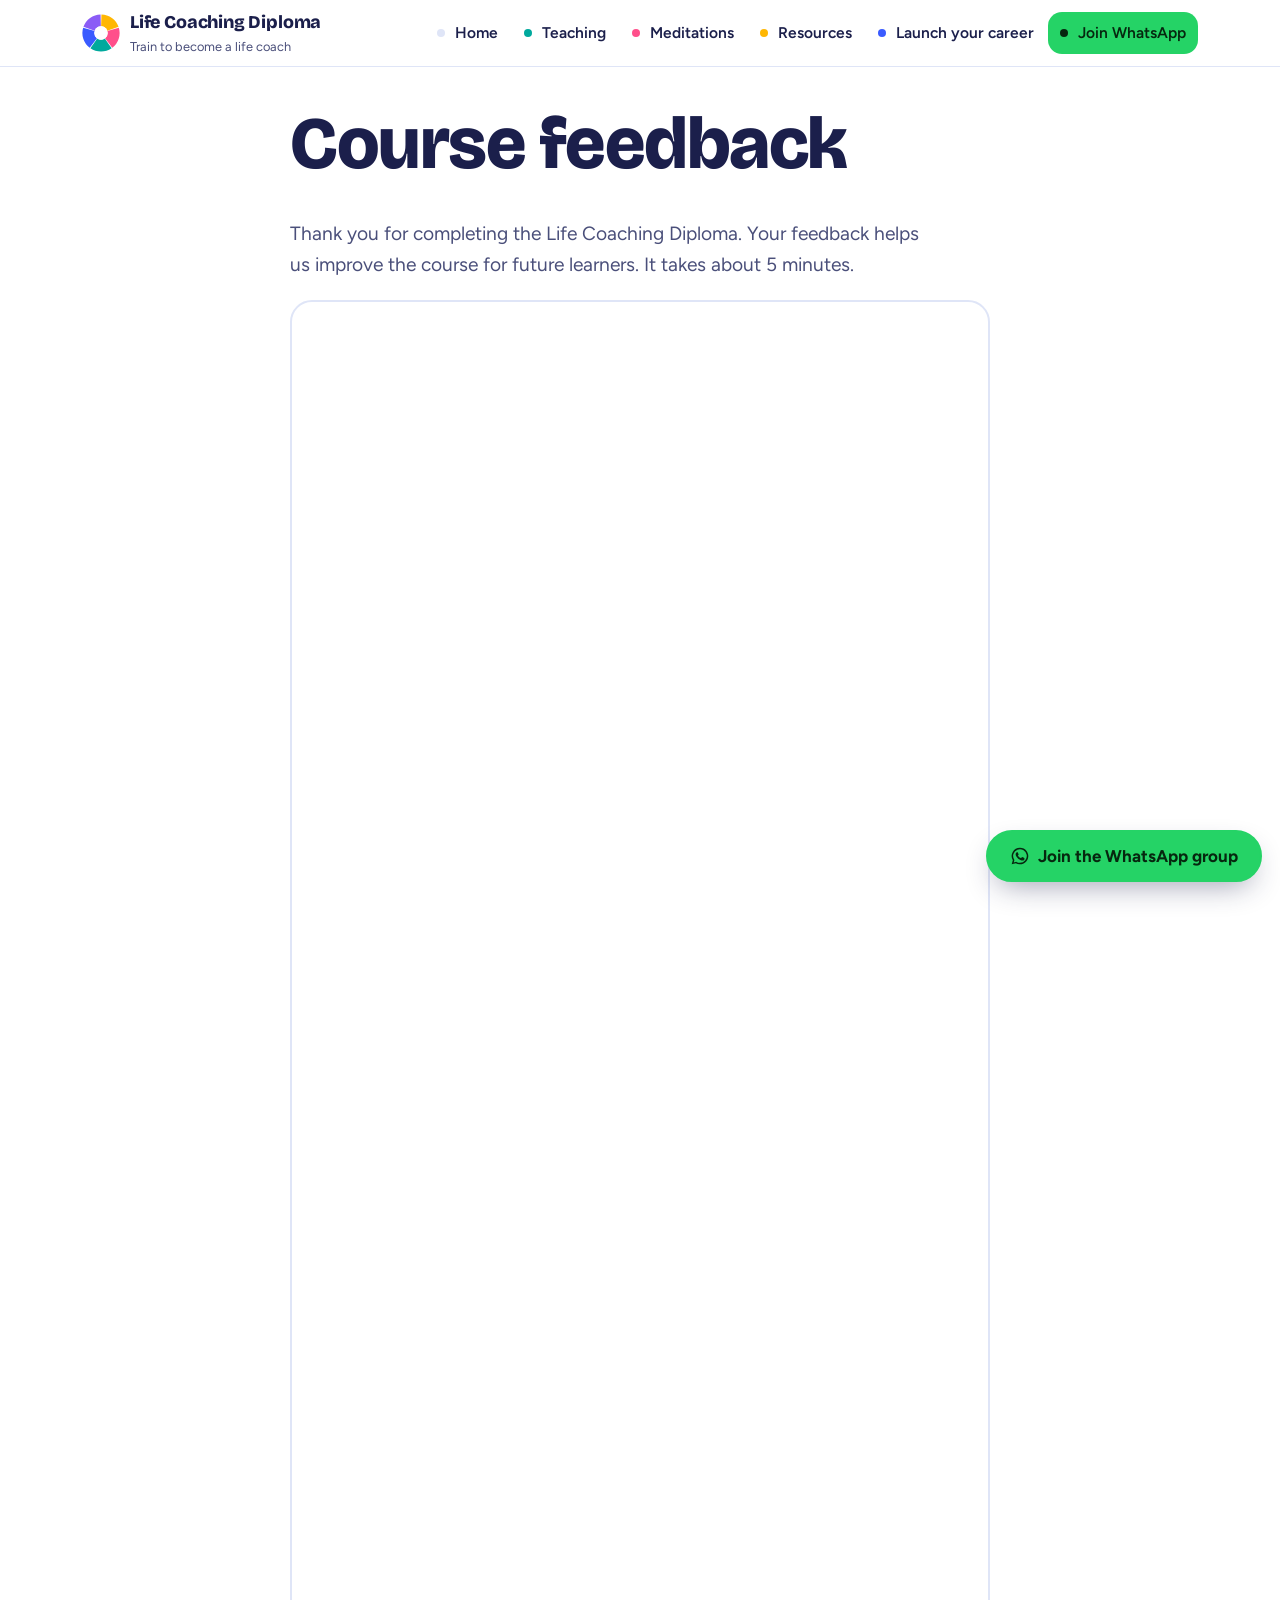
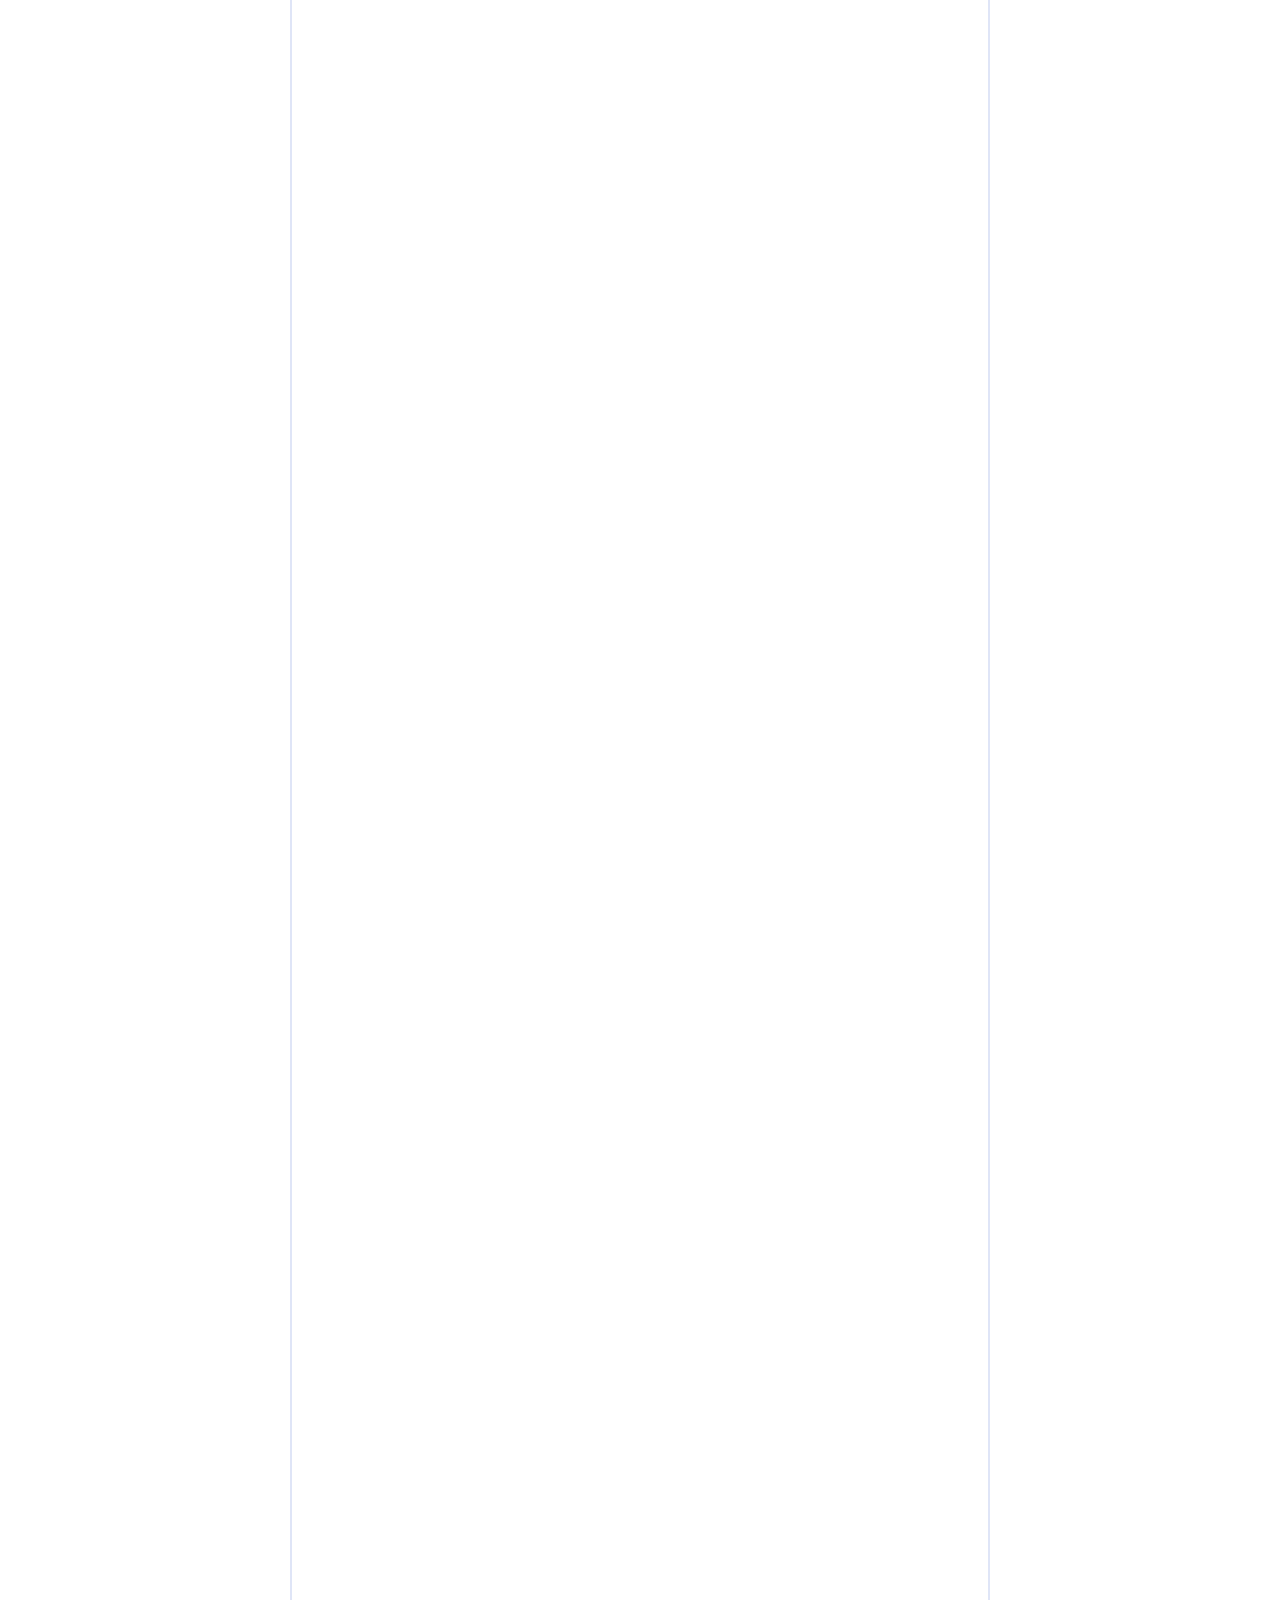
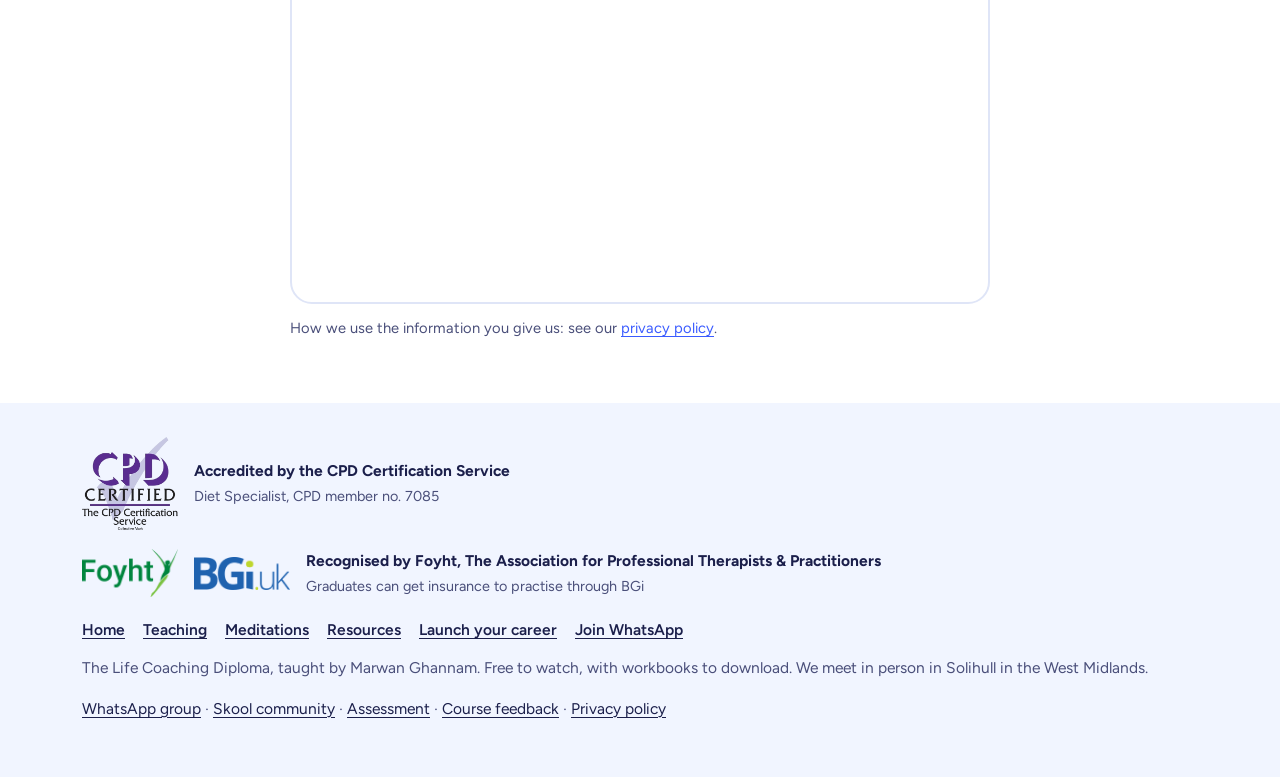
<file: feedback.html>
<!doctype html>
<html lang="en-GB">
<head>
<meta charset="utf-8">
<meta name="viewport" content="width=device-width, initial-scale=1, viewport-fit=cover">
<title>Course feedback · Life Coaching Diploma</title>
<meta name="description" content="Share your feedback on the Life Coaching Diploma.">
<link rel="canonical" href="https://lifecoachingdiploma.com/feedback">
<meta property="og:title" content="Course feedback · Life Coaching Diploma">
<meta property="og:description" content="Share your feedback on the Life Coaching Diploma.">
<meta property="og:type" content="website">
<meta property="og:url" content="https://lifecoachingdiploma.com/feedback">
<meta property="og:image" content="https://lifecoachingdiploma.com/img/og.jpg">
<meta name="theme-color" content="#ffffff">
<link rel="icon" href="/img/icon.svg" type="image/svg+xml">
<link rel="preconnect" href="https://fonts.googleapis.com">
<link rel="preconnect" href="https://fonts.gstatic.com" crossorigin>
<link href="https://fonts.googleapis.com/css2?family=Bricolage+Grotesque:opsz,wght@12..96,700;12..96,800&family=Figtree:wght@400;600;700&display=swap" rel="stylesheet">
<link rel="stylesheet" href="/css/site.css?v=22b83907">
</head>
<body>
<a class="skip" href="#main">Skip to content</a>
<header class="site-head"><div class="wrap">
  <div class="head-in">
    <a class="brand" href="/"><svg width="38" height="38" viewBox="0 0 400 400" aria-hidden="true"><path d="M201.6,130.0 L204.6,4.1 A196,196 0 0 1 384.9,135.1 L266.1,176.8 A70,70 0 0 0 201.6,130.0Z" fill="#ffb703"/><path d="M267.1,179.9 L387.8,143.8 A196,196 0 0 1 318.9,355.8 L242.5,255.7 A70,70 0 0 0 267.1,179.9Z" fill="#ff4f8b"/><path d="M239.8,257.6 L311.5,361.2 A196,196 0 0 1 88.5,361.2 L160.2,257.6 A70,70 0 0 0 239.8,257.6Z" fill="#00a99d"/><path d="M157.5,255.7 L81.1,355.8 A196,196 0 0 1 12.2,143.8 L132.9,179.9 A70,70 0 0 0 157.5,255.7Z" fill="#3a5bff"/><path d="M133.9,176.8 L15.1,135.1 A196,196 0 0 1 195.4,4.1 L198.4,130.0 A70,70 0 0 0 133.9,176.8Z" fill="#8b5cf6"/><circle cx="200" cy="200" r="70" fill="#fff"/></svg><span><b>Life Coaching Diploma</b><small>Train to become a life coach</small></span></a>
    <button class="menu-btn" type="button" aria-expanded="false" aria-controls="site-menu" aria-label="Open menu"><span></span><span></span><span></span></button>
    <nav class="tabs" id="site-menu" aria-label="Pages"><a href="/">Home</a><a href="/teaching" style="--c:var(--teal)">Teaching</a><a href="/meditations" style="--c:var(--pink)">Meditations</a><a href="/resources" style="--c:var(--sun)">Resources</a><a href="/meet" style="--c:var(--cobalt)">Launch your career</a><a href="/join" class="wa-tab">Join WhatsApp</a></nav>
  </div>
</div></header>
<main id="main">
<section class="page-hero"><div class="wrap narrow">
<h1>Course feedback</h1>
<p class="lead">Thank you for completing the Life Coaching Diploma. Your feedback helps us improve the course for future learners. It takes about 5 minutes.</p>
<div class="form-frame feedback-frame"><iframe src="https://docs.google.com/forms/d/e/1FAIpQLSeInspd0FZxBMW3AqP5RMZMML7_gIytb0ftrYdISylLUZhiNw/viewform?embedded=true" title="Life Coaching Diploma course feedback" loading="lazy">Loading the feedback form…</iframe></div>
<p class="muted small-note" style="margin-top:12px">How we use the information you give us: see our <a href="/privacy">privacy policy</a>.</p>
</div></section>
</main>
<footer class="site-foot"><div class="wrap">
  <div class="foot-cpd"><img src="/img/cpd-certified.png" width="96" height="93" alt="CPD Certified: The CPD Certification Service" loading="lazy"><span><b>Accredited by the CPD Certification Service</b><small>Diet Specialist, CPD member no. 7085</small></span></div>
  <div class="foot-cpd foot-recog"><a href="https://foyht.org/#membership" rel="noopener"><img src="/img/foyht.png" width="96" height="48" alt="Foyht: The Association for Professional Therapists &amp; Practitioners" loading="lazy"></a><a href="https://bgi.uk" rel="noopener"><img src="/img/bgi.png" width="96" height="32" alt="BGi insurance" loading="lazy"></a><span><b>Recognised by Foyht, The Association for Professional Therapists &amp; Practitioners</b><small>Graduates can get insurance to practise through BGi</small></span></div>
  <nav aria-label="Footer"><a href="/">Home</a><a href="/teaching">Teaching</a><a href="/meditations">Meditations</a><a href="/resources">Resources</a><a href="/meet">Launch your career</a><a href="/join">Join WhatsApp</a></nav>
  <p>The Life Coaching Diploma, taught by Marwan Ghannam. Free to watch, with workbooks to download. We meet in person in Solihull in the West Midlands.</p>
  <p><a href="https://chat.whatsapp.com/GF4D4uIinfY1469XuMt1mN" rel="noopener">WhatsApp group</a> · <a href="https://www.skool.com/life-coaching-8785/about" rel="noopener">Skool community</a> · <a href="/exam">Assessment</a> · <a href="/feedback">Course feedback</a> · <a href="/privacy">Privacy policy</a></p>
</div></footer>

<div class="join-bar"><a class="btn wa" href="https://chat.whatsapp.com/GF4D4uIinfY1469XuMt1mN" rel="noopener"><svg width="20" height="20" viewBox="0 0 24 24" aria-hidden="true"><path fill="currentColor" d="M12 2a10 10 0 0 0-8.6 15.1L2 22l5-1.3A10 10 0 1 0 12 2Zm0 18.2a8.2 8.2 0 0 1-4.2-1.1l-.3-.2-3 .8.8-2.9-.2-.3A8.2 8.2 0 1 1 12 20.2Zm4.5-6.1c-.2-.1-1.5-.7-1.7-.8-.2-.1-.4-.1-.6.1l-.8 1c-.1.2-.3.2-.5.1a6.7 6.7 0 0 1-3.3-2.9c-.3-.4.2-.4.7-1.4.1-.2 0-.3 0-.4l-.8-1.8c-.2-.5-.4-.4-.6-.4h-.5a1 1 0 0 0-.7.3 3 3 0 0 0-.9 2.2 5.2 5.2 0 0 0 1.1 2.7 11.8 11.8 0 0 0 4.5 4c1.7.7 2.3.8 3.2.6.5-.1 1.5-.6 1.7-1.2.2-.6.2-1.1.2-1.2-.1-.1-.3-.2-.5-.3Z"/></svg>Join the WhatsApp group</a></div>
<script src="/js/site.js?v=0d740385" defer></script>
</body>
</html>
</file>
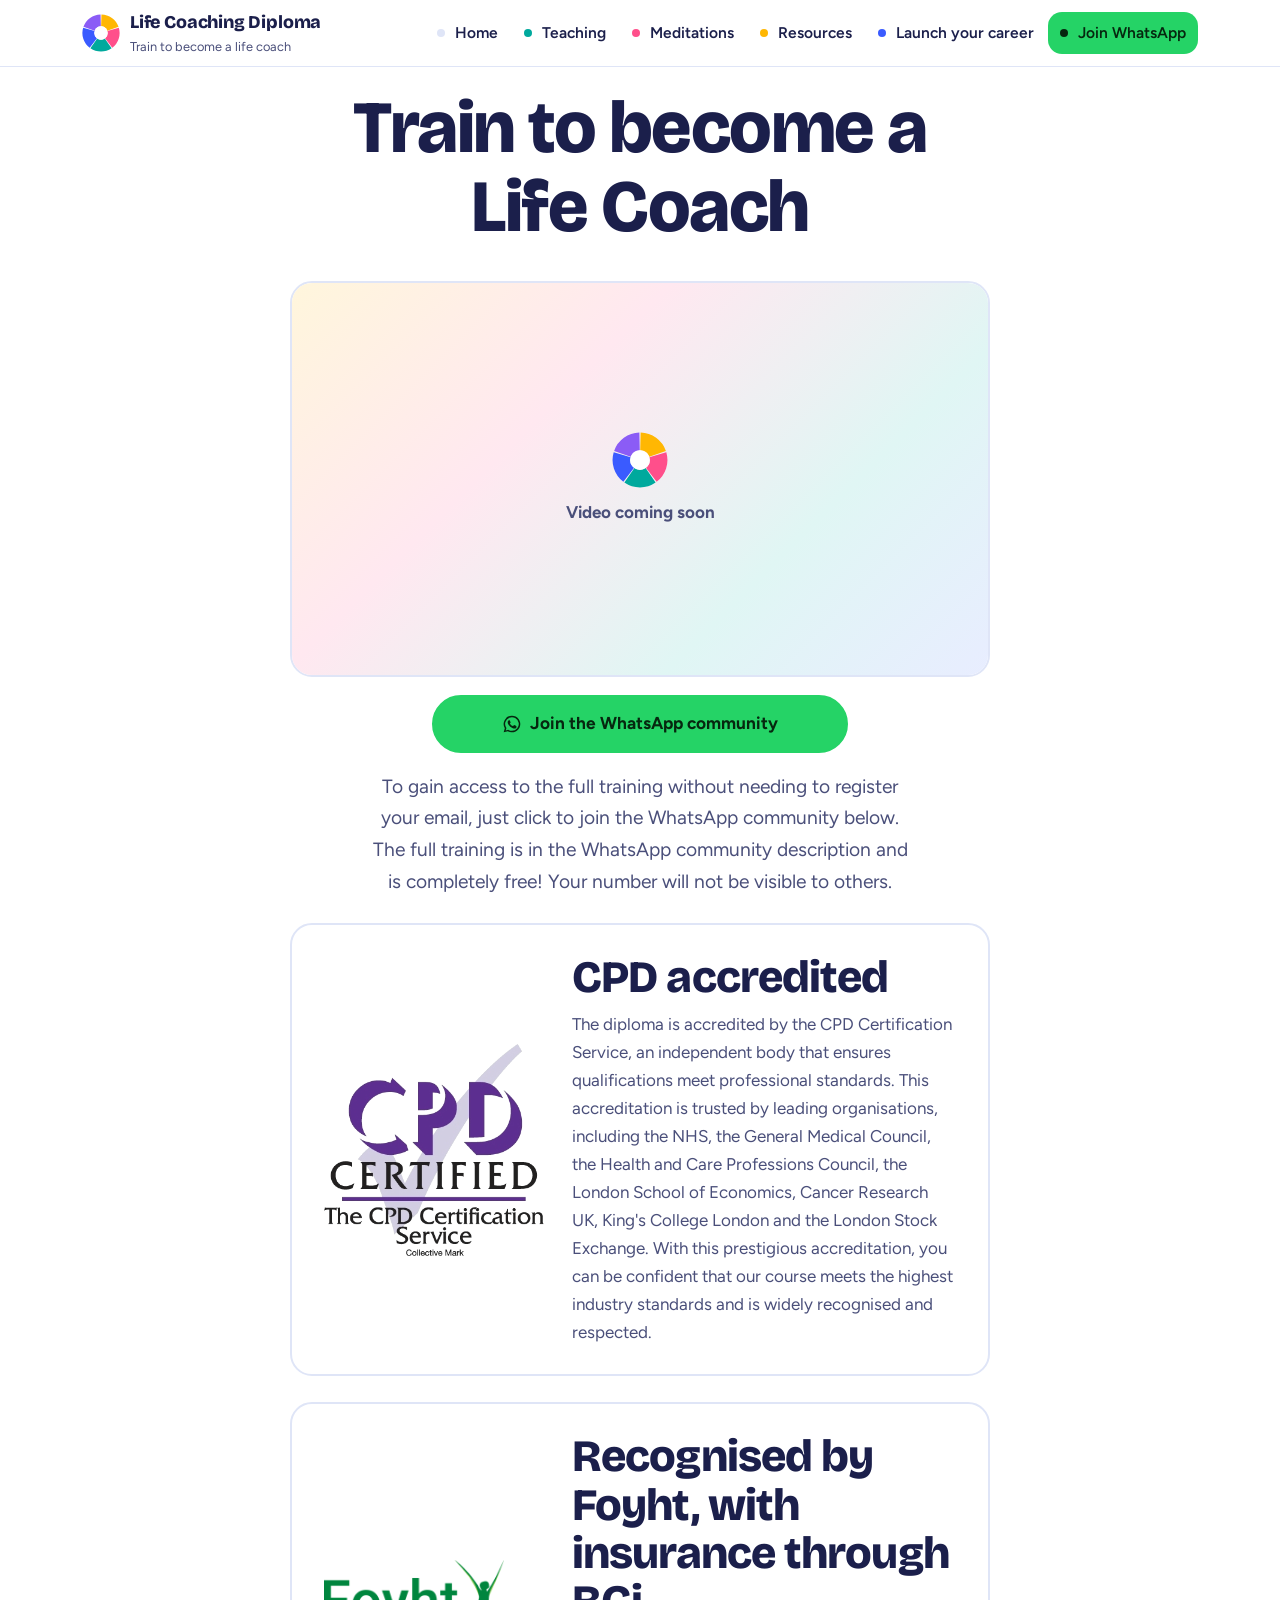
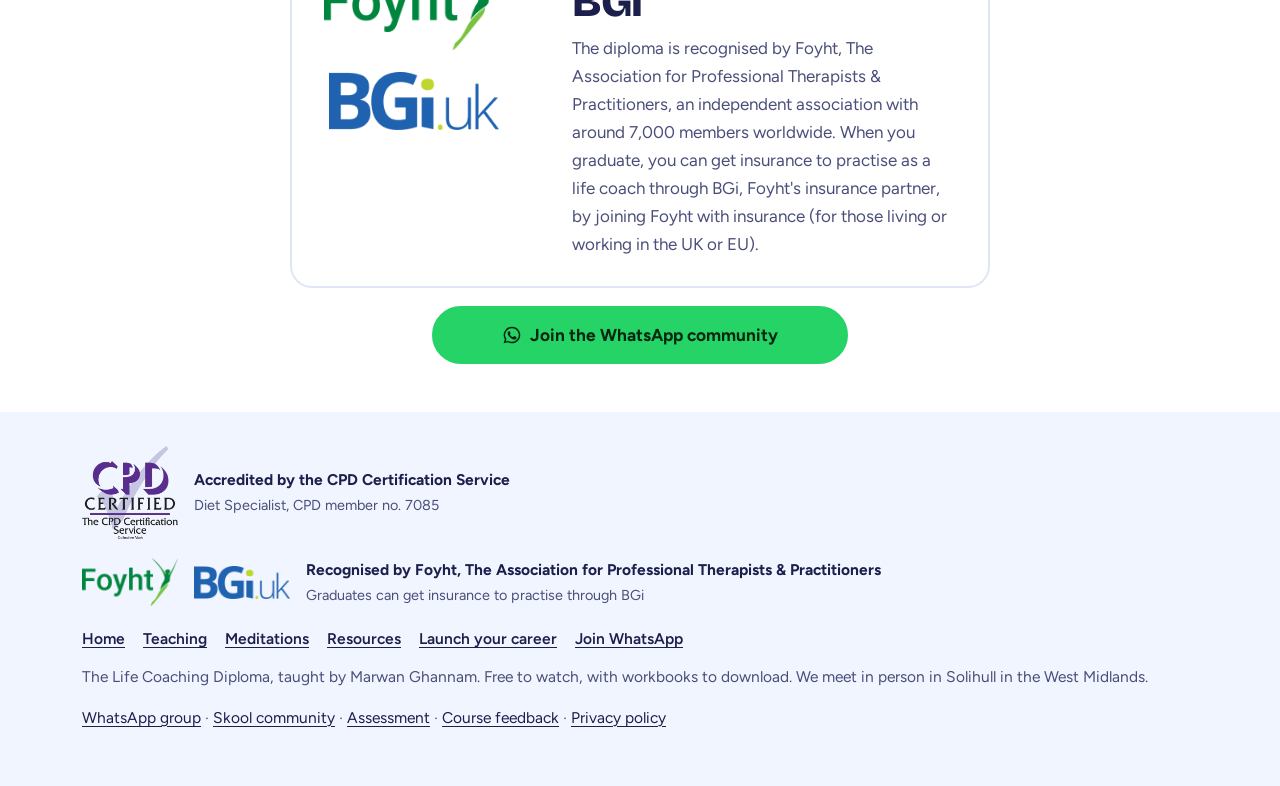
<file: free.html>
<!doctype html>
<html lang="en-GB">
<head>
<meta charset="utf-8">
<meta name="viewport" content="width=device-width, initial-scale=1, viewport-fit=cover">
<title>Free life coach training · Life Coaching Diploma</title>
<meta name="description" content="Train to become a life coach for free: join the WhatsApp community for the full training.">
<link rel="canonical" href="https://lifecoachingdiploma.com/free">
<meta name="robots" content="noindex, nofollow">
<meta property="og:title" content="Free life coach training · Life Coaching Diploma">
<meta property="og:description" content="Train to become a life coach for free: join the WhatsApp community for the full training.">
<meta property="og:type" content="website">
<meta property="og:url" content="https://lifecoachingdiploma.com/free">
<meta property="og:image" content="https://lifecoachingdiploma.com/img/og.jpg">
<meta name="theme-color" content="#ffffff">
<link rel="icon" href="/img/icon.svg" type="image/svg+xml">
<link rel="preconnect" href="https://fonts.googleapis.com">
<link rel="preconnect" href="https://fonts.gstatic.com" crossorigin>
<link href="https://fonts.googleapis.com/css2?family=Bricolage+Grotesque:opsz,wght@12..96,700;12..96,800&family=Figtree:wght@400;600;700&display=swap" rel="stylesheet">
<link rel="stylesheet" href="/css/site.css?v=22b83907">
</head>
<body>
<a class="skip" href="#main">Skip to content</a>
<header class="site-head"><div class="wrap">
  <div class="head-in">
    <a class="brand" href="/"><svg width="38" height="38" viewBox="0 0 400 400" aria-hidden="true"><path d="M201.6,130.0 L204.6,4.1 A196,196 0 0 1 384.9,135.1 L266.1,176.8 A70,70 0 0 0 201.6,130.0Z" fill="#ffb703"/><path d="M267.1,179.9 L387.8,143.8 A196,196 0 0 1 318.9,355.8 L242.5,255.7 A70,70 0 0 0 267.1,179.9Z" fill="#ff4f8b"/><path d="M239.8,257.6 L311.5,361.2 A196,196 0 0 1 88.5,361.2 L160.2,257.6 A70,70 0 0 0 239.8,257.6Z" fill="#00a99d"/><path d="M157.5,255.7 L81.1,355.8 A196,196 0 0 1 12.2,143.8 L132.9,179.9 A70,70 0 0 0 157.5,255.7Z" fill="#3a5bff"/><path d="M133.9,176.8 L15.1,135.1 A196,196 0 0 1 195.4,4.1 L198.4,130.0 A70,70 0 0 0 133.9,176.8Z" fill="#8b5cf6"/><circle cx="200" cy="200" r="70" fill="#fff"/></svg><span><b>Life Coaching Diploma</b><small>Train to become a life coach</small></span></a>
    <button class="menu-btn" type="button" aria-expanded="false" aria-controls="site-menu" aria-label="Open menu"><span></span><span></span><span></span></button>
    <nav class="tabs" id="site-menu" aria-label="Pages"><a href="/">Home</a><a href="/teaching" style="--c:var(--teal)">Teaching</a><a href="/meditations" style="--c:var(--pink)">Meditations</a><a href="/resources" style="--c:var(--sun)">Resources</a><a href="/meet" style="--c:var(--cobalt)">Launch your career</a><a href="/join" class="wa-tab">Join WhatsApp</a></nav>
  </div>
</div></header>
<main id="main">
<section class="page-hero free"><div class="wrap narrow">
<h1>Train to become a Life Coach</h1>
<div class="free-video"><div class="vid-slot" role="img" aria-label="Video coming soon"><svg width="56" height="56" viewBox="0 0 400 400" aria-hidden="true"><path d="M201.6,130.0 L204.6,4.1 A196,196 0 0 1 384.9,135.1 L266.1,176.8 A70,70 0 0 0 201.6,130.0Z" fill="#ffb703"/><path d="M267.1,179.9 L387.8,143.8 A196,196 0 0 1 318.9,355.8 L242.5,255.7 A70,70 0 0 0 267.1,179.9Z" fill="#ff4f8b"/><path d="M239.8,257.6 L311.5,361.2 A196,196 0 0 1 88.5,361.2 L160.2,257.6 A70,70 0 0 0 239.8,257.6Z" fill="#00a99d"/><path d="M157.5,255.7 L81.1,355.8 A196,196 0 0 1 12.2,143.8 L132.9,179.9 A70,70 0 0 0 157.5,255.7Z" fill="#3a5bff"/><path d="M133.9,176.8 L15.1,135.1 A196,196 0 0 1 195.4,4.1 L198.4,130.0 A70,70 0 0 0 133.9,176.8Z" fill="#8b5cf6"/><circle cx="200" cy="200" r="70" fill="#fff"/></svg><span>Video coming soon</span></div></div>
<div class="btns free-btns"><a class="btn wa" href="https://chat.whatsapp.com/GF4D4uIinfY1469XuMt1mN" rel="noopener"><svg width="20" height="20" viewBox="0 0 24 24" aria-hidden="true"><path fill="currentColor" d="M12 2a10 10 0 0 0-8.6 15.1L2 22l5-1.3A10 10 0 1 0 12 2Zm0 18.2a8.2 8.2 0 0 1-4.2-1.1l-.3-.2-3 .8.8-2.9-.2-.3A8.2 8.2 0 1 1 12 20.2Zm4.5-6.1c-.2-.1-1.5-.7-1.7-.8-.2-.1-.4-.1-.6.1l-.8 1c-.1.2-.3.2-.5.1a6.7 6.7 0 0 1-3.3-2.9c-.3-.4.2-.4.7-1.4.1-.2 0-.3 0-.4l-.8-1.8c-.2-.5-.4-.4-.6-.4h-.5a1 1 0 0 0-.7.3 3 3 0 0 0-.9 2.2 5.2 5.2 0 0 0 1.1 2.7 11.8 11.8 0 0 0 4.5 4c1.7.7 2.3.8 3.2.6.5-.1 1.5-.6 1.7-1.2.2-.6.2-1.1.2-1.2-.1-.1-.3-.2-.5-.3Z"/></svg>Join the WhatsApp community</a></div>
<p class="lead">To gain access to the full training without needing to register your email, just click to join the WhatsApp community below. The full training is in the WhatsApp community description and is completely free! Your number will not be visible to others.</p>
<div class="cpd-block"><img src="/img/cpd-certified.png" width="220" height="212" alt="CPD Certified: The CPD Certification Service" loading="lazy"><div><h2>CPD accredited</h2><p>The diploma is accredited by the CPD Certification Service, an independent body that ensures qualifications meet professional standards. This accreditation is trusted by leading organisations, including the NHS, the General Medical Council, the Health and Care Professions Council, the London School of Economics, Cancer Research UK, King&#x27;s College London and the London Stock Exchange. With this prestigious accreditation, you can be confident that our course meets the highest industry standards and is widely recognised and respected.</p></div></div>
  <div class="cpd-block recog-block"><div class="recog-logos"><a href="https://foyht.org/#membership" rel="noopener"><img src="/img/foyht.png" width="400" height="200" alt="Foyht: The Association for Professional Therapists &amp; Practitioners" loading="lazy"></a><a href="https://bgi.uk" rel="noopener"><img src="/img/bgi.png" width="420" height="142" alt="BGi insurance" loading="lazy"></a></div><div><h2>Recognised by Foyht, with insurance through BGi</h2><p>The diploma is recognised by Foyht, The Association for Professional Therapists &amp; Practitioners, an independent association with around 7,000 members worldwide. When you graduate, you can get insurance to practise as a life coach through BGi, Foyht&#x27;s insurance partner, by joining Foyht with insurance (for those living or working in the UK or EU).</p></div></div>
<div class="btns free-btns"><a class="btn wa" href="https://chat.whatsapp.com/GF4D4uIinfY1469XuMt1mN" rel="noopener"><svg width="20" height="20" viewBox="0 0 24 24" aria-hidden="true"><path fill="currentColor" d="M12 2a10 10 0 0 0-8.6 15.1L2 22l5-1.3A10 10 0 1 0 12 2Zm0 18.2a8.2 8.2 0 0 1-4.2-1.1l-.3-.2-3 .8.8-2.9-.2-.3A8.2 8.2 0 1 1 12 20.2Zm4.5-6.1c-.2-.1-1.5-.7-1.7-.8-.2-.1-.4-.1-.6.1l-.8 1c-.1.2-.3.2-.5.1a6.7 6.7 0 0 1-3.3-2.9c-.3-.4.2-.4.7-1.4.1-.2 0-.3 0-.4l-.8-1.8c-.2-.5-.4-.4-.6-.4h-.5a1 1 0 0 0-.7.3 3 3 0 0 0-.9 2.2 5.2 5.2 0 0 0 1.1 2.7 11.8 11.8 0 0 0 4.5 4c1.7.7 2.3.8 3.2.6.5-.1 1.5-.6 1.7-1.2.2-.6.2-1.1.2-1.2-.1-.1-.3-.2-.5-.3Z"/></svg>Join the WhatsApp community</a></div>
</div></section>
</main>
<footer class="site-foot"><div class="wrap">
  <div class="foot-cpd"><img src="/img/cpd-certified.png" width="96" height="93" alt="CPD Certified: The CPD Certification Service" loading="lazy"><span><b>Accredited by the CPD Certification Service</b><small>Diet Specialist, CPD member no. 7085</small></span></div>
  <div class="foot-cpd foot-recog"><a href="https://foyht.org/#membership" rel="noopener"><img src="/img/foyht.png" width="96" height="48" alt="Foyht: The Association for Professional Therapists &amp; Practitioners" loading="lazy"></a><a href="https://bgi.uk" rel="noopener"><img src="/img/bgi.png" width="96" height="32" alt="BGi insurance" loading="lazy"></a><span><b>Recognised by Foyht, The Association for Professional Therapists &amp; Practitioners</b><small>Graduates can get insurance to practise through BGi</small></span></div>
  <nav aria-label="Footer"><a href="/">Home</a><a href="/teaching">Teaching</a><a href="/meditations">Meditations</a><a href="/resources">Resources</a><a href="/meet">Launch your career</a><a href="/join">Join WhatsApp</a></nav>
  <p>The Life Coaching Diploma, taught by Marwan Ghannam. Free to watch, with workbooks to download. We meet in person in Solihull in the West Midlands.</p>
  <p><a href="https://chat.whatsapp.com/GF4D4uIinfY1469XuMt1mN" rel="noopener">WhatsApp group</a> · <a href="https://www.skool.com/life-coaching-8785/about" rel="noopener">Skool community</a> · <a href="/exam">Assessment</a> · <a href="/feedback">Course feedback</a> · <a href="/privacy">Privacy policy</a></p>
</div></footer>


<script src="/js/site.js?v=0d740385" defer></script>
</body>
</html>
</file>
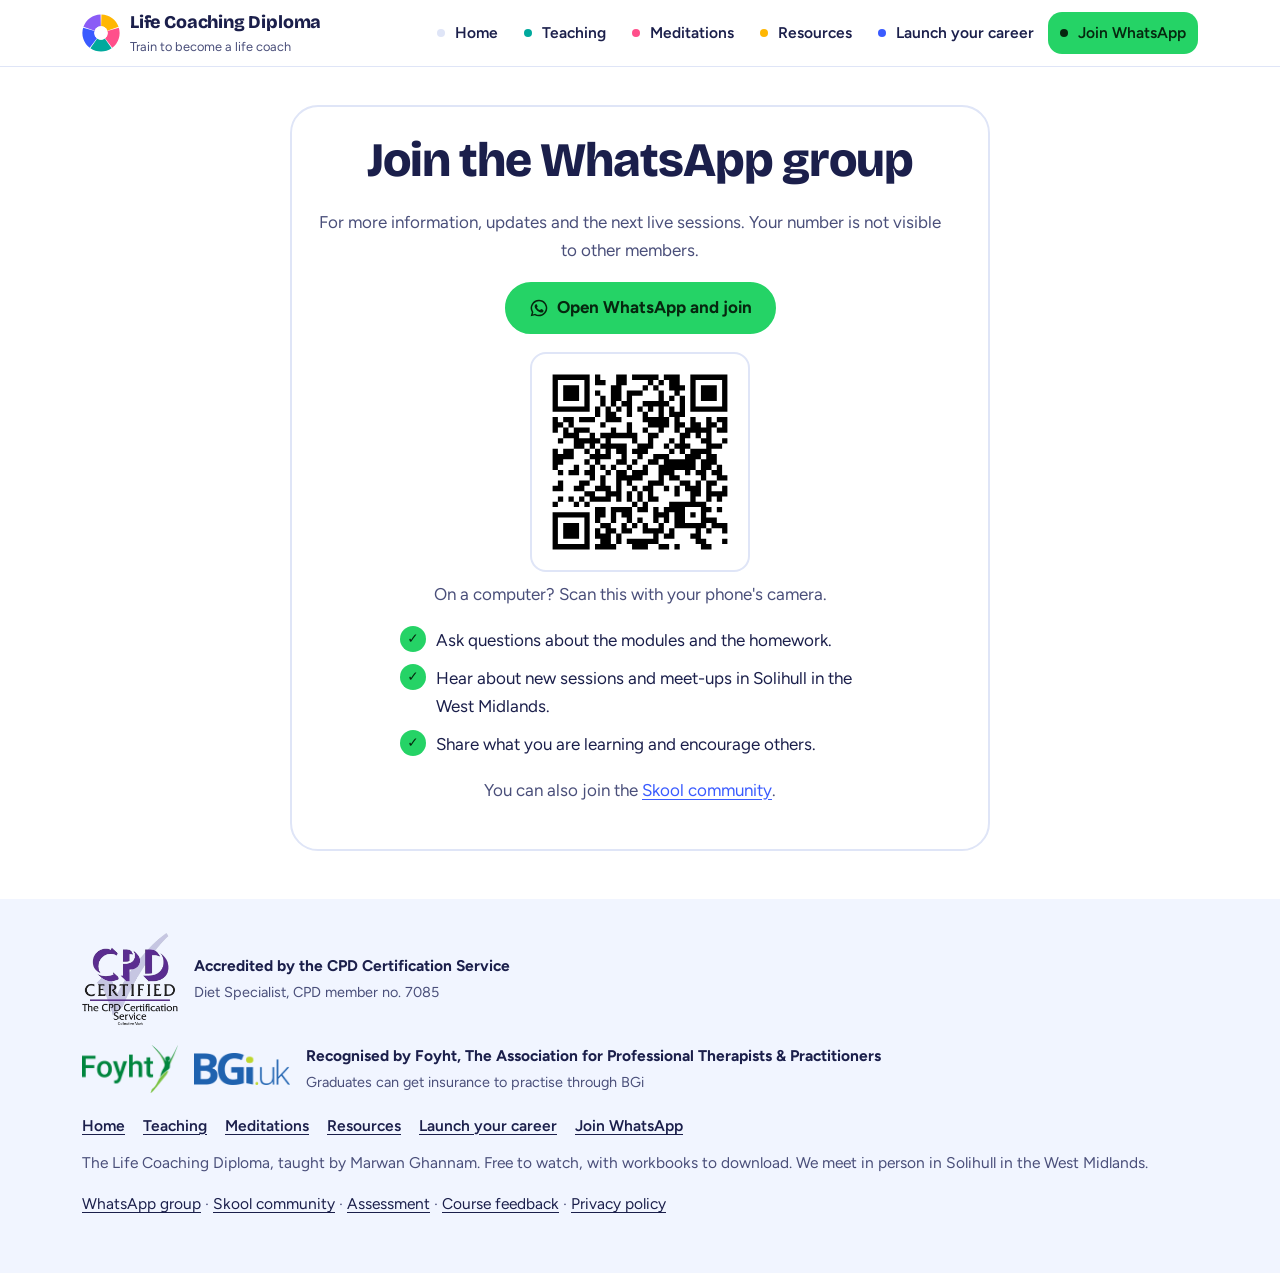
<file: join.html>
<!doctype html>
<html lang="en-GB">
<head>
<meta charset="utf-8">
<meta name="viewport" content="width=device-width, initial-scale=1, viewport-fit=cover">
<title>Join the WhatsApp group · Life Coaching Diploma</title>
<meta name="description" content="Join the Life Coaching Diploma WhatsApp group for more information and updates.">
<link rel="canonical" href="https://lifecoachingdiploma.com/join">
<meta property="og:title" content="Join the WhatsApp group · Life Coaching Diploma">
<meta property="og:description" content="Join the Life Coaching Diploma WhatsApp group for more information and updates.">
<meta property="og:type" content="website">
<meta property="og:url" content="https://lifecoachingdiploma.com/join">
<meta property="og:image" content="https://lifecoachingdiploma.com/img/og.jpg">
<meta name="theme-color" content="#ffffff">
<link rel="icon" href="/img/icon.svg" type="image/svg+xml">
<link rel="preconnect" href="https://fonts.googleapis.com">
<link rel="preconnect" href="https://fonts.gstatic.com" crossorigin>
<link href="https://fonts.googleapis.com/css2?family=Bricolage+Grotesque:opsz,wght@12..96,700;12..96,800&family=Figtree:wght@400;600;700&display=swap" rel="stylesheet">
<link rel="stylesheet" href="/css/site.css?v=22b83907">
</head>
<body>
<a class="skip" href="#main">Skip to content</a>
<header class="site-head"><div class="wrap">
  <div class="head-in">
    <a class="brand" href="/"><svg width="38" height="38" viewBox="0 0 400 400" aria-hidden="true"><path d="M201.6,130.0 L204.6,4.1 A196,196 0 0 1 384.9,135.1 L266.1,176.8 A70,70 0 0 0 201.6,130.0Z" fill="#ffb703"/><path d="M267.1,179.9 L387.8,143.8 A196,196 0 0 1 318.9,355.8 L242.5,255.7 A70,70 0 0 0 267.1,179.9Z" fill="#ff4f8b"/><path d="M239.8,257.6 L311.5,361.2 A196,196 0 0 1 88.5,361.2 L160.2,257.6 A70,70 0 0 0 239.8,257.6Z" fill="#00a99d"/><path d="M157.5,255.7 L81.1,355.8 A196,196 0 0 1 12.2,143.8 L132.9,179.9 A70,70 0 0 0 157.5,255.7Z" fill="#3a5bff"/><path d="M133.9,176.8 L15.1,135.1 A196,196 0 0 1 195.4,4.1 L198.4,130.0 A70,70 0 0 0 133.9,176.8Z" fill="#8b5cf6"/><circle cx="200" cy="200" r="70" fill="#fff"/></svg><span><b>Life Coaching Diploma</b><small>Train to become a life coach</small></span></a>
    <button class="menu-btn" type="button" aria-expanded="false" aria-controls="site-menu" aria-label="Open menu"><span></span><span></span><span></span></button>
    <nav class="tabs" id="site-menu" aria-label="Pages"><a href="/">Home</a><a href="/teaching" style="--c:var(--teal)">Teaching</a><a href="/meditations" style="--c:var(--pink)">Meditations</a><a href="/resources" style="--c:var(--sun)">Resources</a><a href="/meet" style="--c:var(--cobalt)">Launch your career</a><a href="/join" aria-current="page" class="wa-tab">Join WhatsApp</a></nav>
  </div>
</div></header>
<main id="main">
<section class="page-hero"><div class="wrap narrow">
<div class="join-card">
  <h1 style="font-size:clamp(2rem,1.4rem + 3vw,3rem)">Join the WhatsApp group</h1>
  <p class="muted">For more information, updates and the next live sessions. Your number is not visible to other members.</p>
  <div class="btns" style="justify-content:center"><a class="btn wa" href="https://chat.whatsapp.com/GF4D4uIinfY1469XuMt1mN" rel="noopener"><svg width="20" height="20" viewBox="0 0 24 24" aria-hidden="true"><path fill="currentColor" d="M12 2a10 10 0 0 0-8.6 15.1L2 22l5-1.3A10 10 0 1 0 12 2Zm0 18.2a8.2 8.2 0 0 1-4.2-1.1l-.3-.2-3 .8.8-2.9-.2-.3A8.2 8.2 0 1 1 12 20.2Zm4.5-6.1c-.2-.1-1.5-.7-1.7-.8-.2-.1-.4-.1-.6.1l-.8 1c-.1.2-.3.2-.5.1a6.7 6.7 0 0 1-3.3-2.9c-.3-.4.2-.4.7-1.4.1-.2 0-.3 0-.4l-.8-1.8c-.2-.5-.4-.4-.6-.4h-.5a1 1 0 0 0-.7.3 3 3 0 0 0-.9 2.2 5.2 5.2 0 0 0 1.1 2.7 11.8 11.8 0 0 0 4.5 4c1.7.7 2.3.8 3.2.6.5-.1 1.5-.6 1.7-1.2.2-.6.2-1.1.2-1.2-.1-.1-.3-.2-.5-.3Z"/></svg>Open WhatsApp and join</a></div>
  <img class="qr" src="/img/whatsapp-qr.svg" alt="QR code to join the Life Coaching Diploma WhatsApp group" width="220" height="220">
  <p class="muted">On a computer? Scan this with your phone's camera.</p>
  <ul class="check">
    <li>Ask questions about the modules and the homework.</li>
    <li>Hear about new sessions and meet-ups in Solihull in the West Midlands.</li>
    <li>Share what you are learning and encourage others.</li>
  </ul>
  <p class="muted" style="margin-top:18px">You can also join the <a href="https://www.skool.com/life-coaching-8785/about" rel="noopener">Skool community</a>.</p>
</div>
</div></section>
</main>
<footer class="site-foot"><div class="wrap">
  <div class="foot-cpd"><img src="/img/cpd-certified.png" width="96" height="93" alt="CPD Certified: The CPD Certification Service" loading="lazy"><span><b>Accredited by the CPD Certification Service</b><small>Diet Specialist, CPD member no. 7085</small></span></div>
  <div class="foot-cpd foot-recog"><a href="https://foyht.org/#membership" rel="noopener"><img src="/img/foyht.png" width="96" height="48" alt="Foyht: The Association for Professional Therapists &amp; Practitioners" loading="lazy"></a><a href="https://bgi.uk" rel="noopener"><img src="/img/bgi.png" width="96" height="32" alt="BGi insurance" loading="lazy"></a><span><b>Recognised by Foyht, The Association for Professional Therapists &amp; Practitioners</b><small>Graduates can get insurance to practise through BGi</small></span></div>
  <nav aria-label="Footer"><a href="/">Home</a><a href="/teaching">Teaching</a><a href="/meditations">Meditations</a><a href="/resources">Resources</a><a href="/meet">Launch your career</a><a href="/join">Join WhatsApp</a></nav>
  <p>The Life Coaching Diploma, taught by Marwan Ghannam. Free to watch, with workbooks to download. We meet in person in Solihull in the West Midlands.</p>
  <p><a href="https://chat.whatsapp.com/GF4D4uIinfY1469XuMt1mN" rel="noopener">WhatsApp group</a> · <a href="https://www.skool.com/life-coaching-8785/about" rel="noopener">Skool community</a> · <a href="/exam">Assessment</a> · <a href="/feedback">Course feedback</a> · <a href="/privacy">Privacy policy</a></p>
</div></footer>


<script src="/js/site.js?v=0d740385" defer></script>
</body>
</html>
</file>
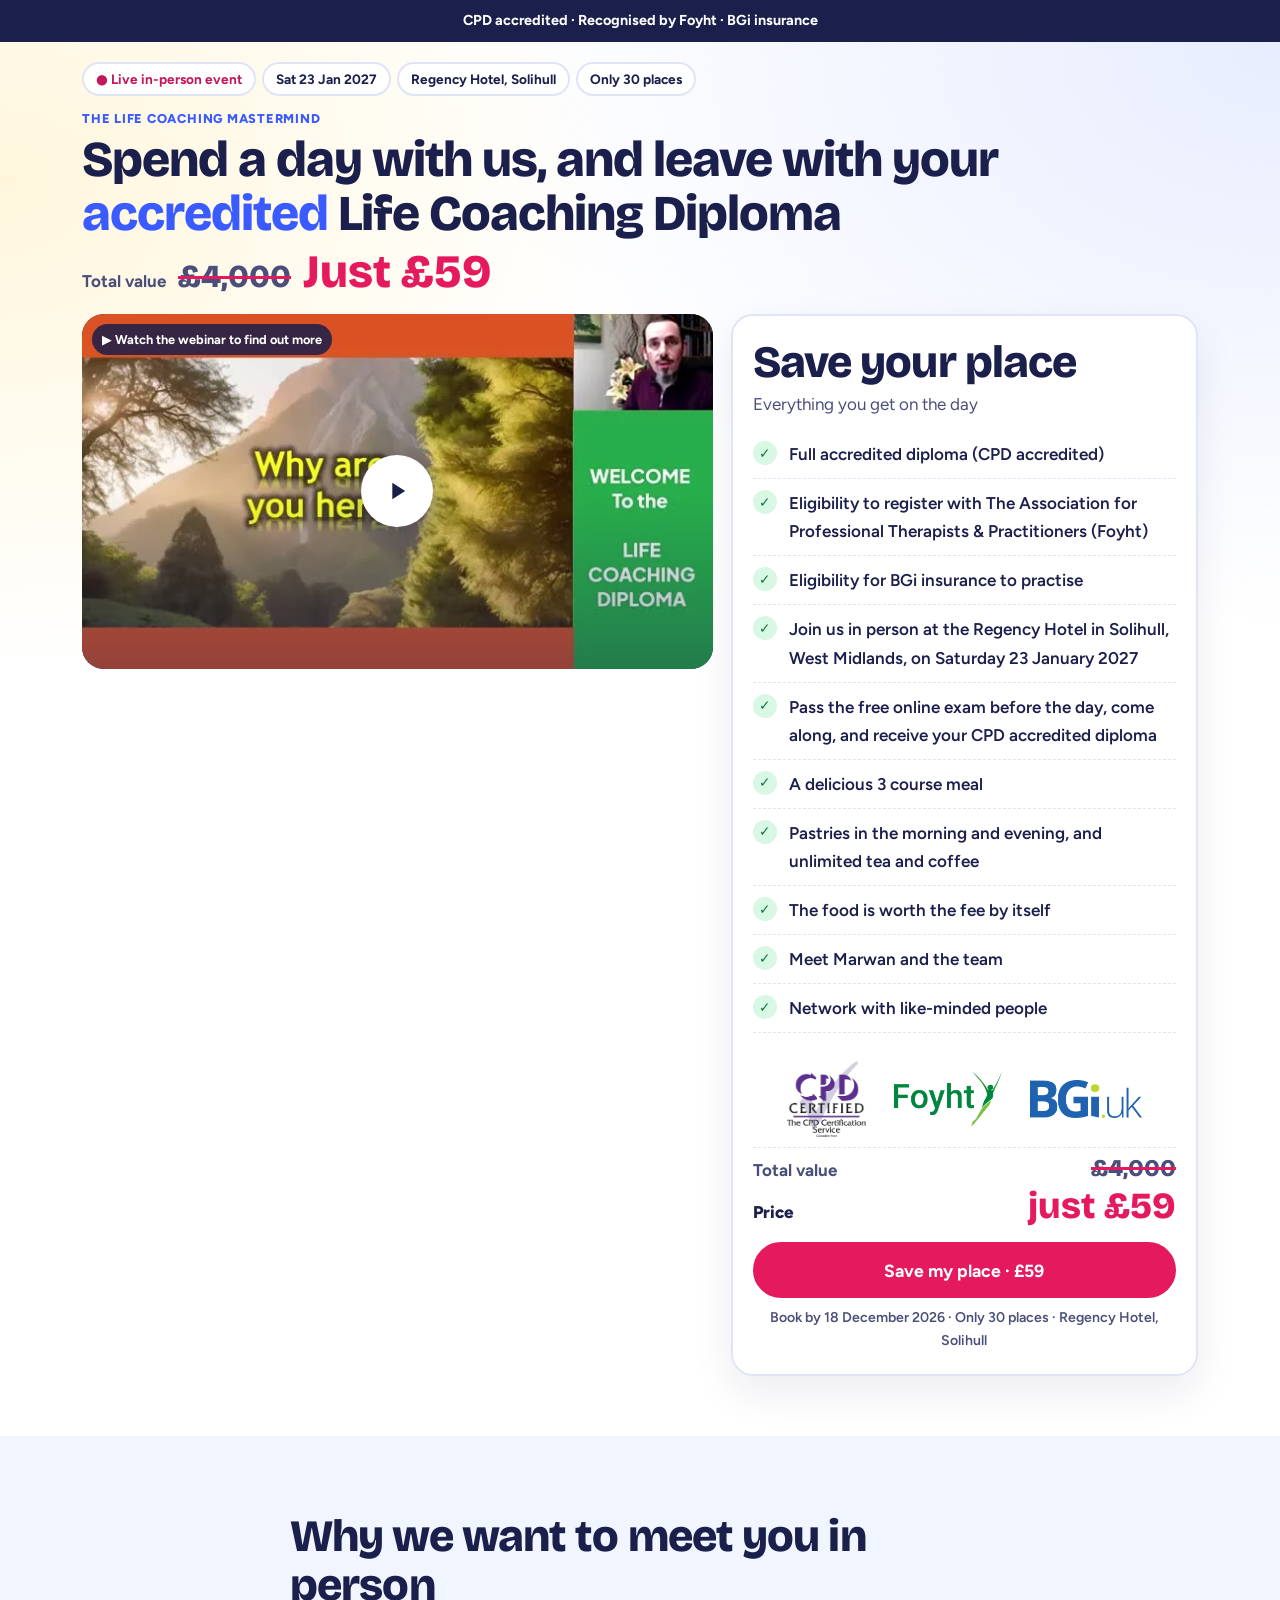
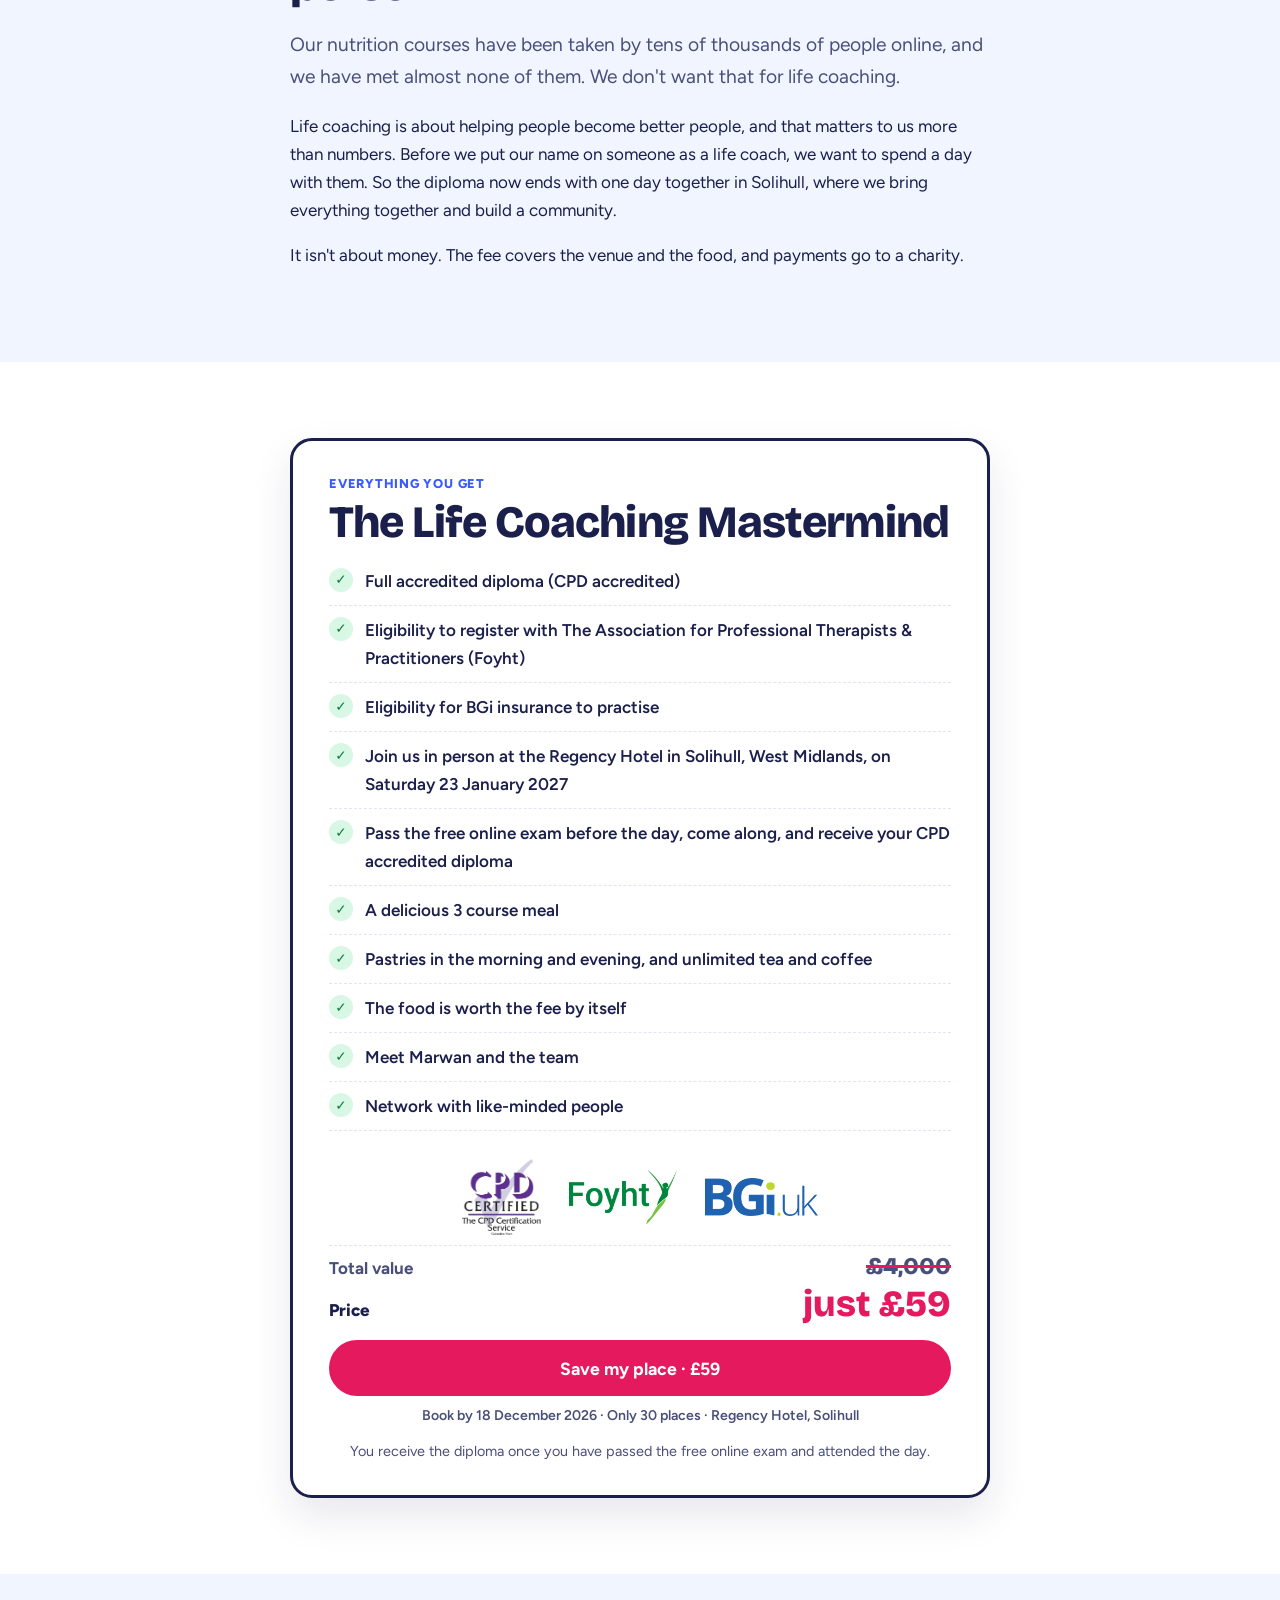
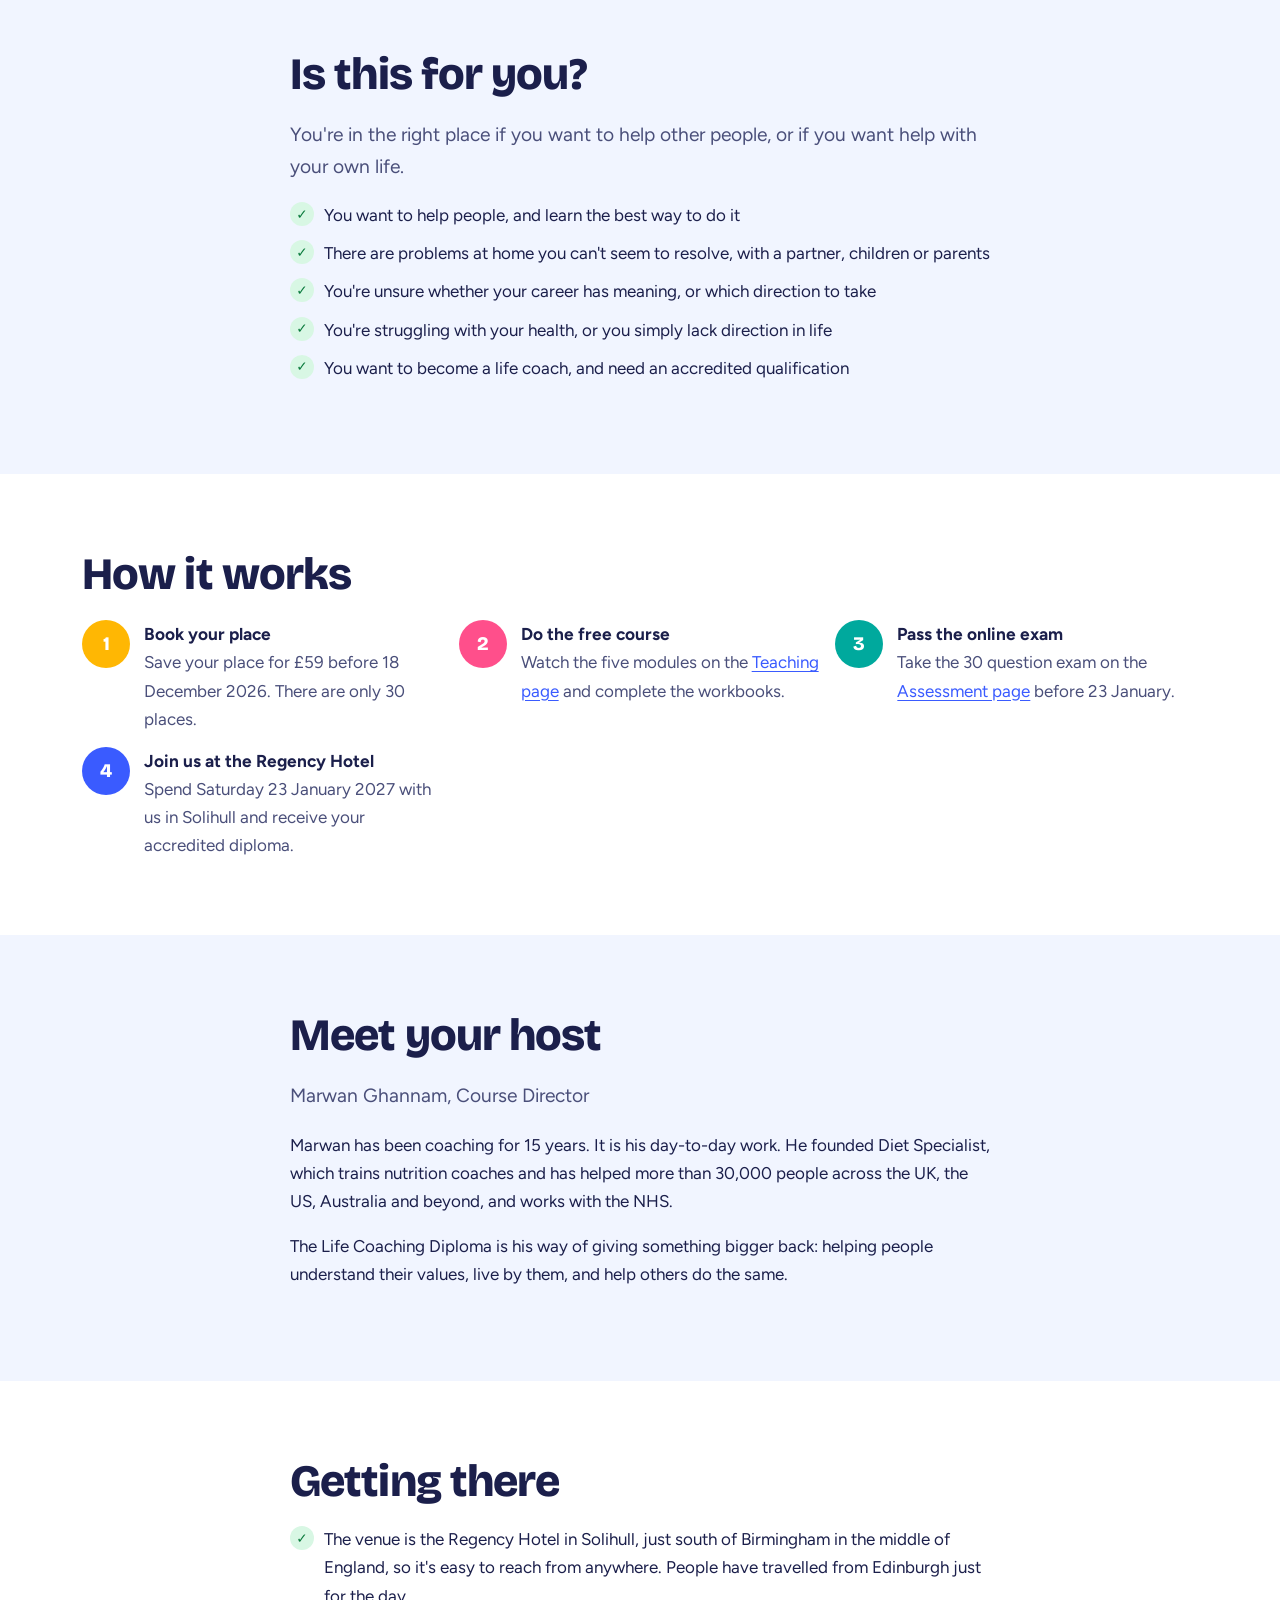
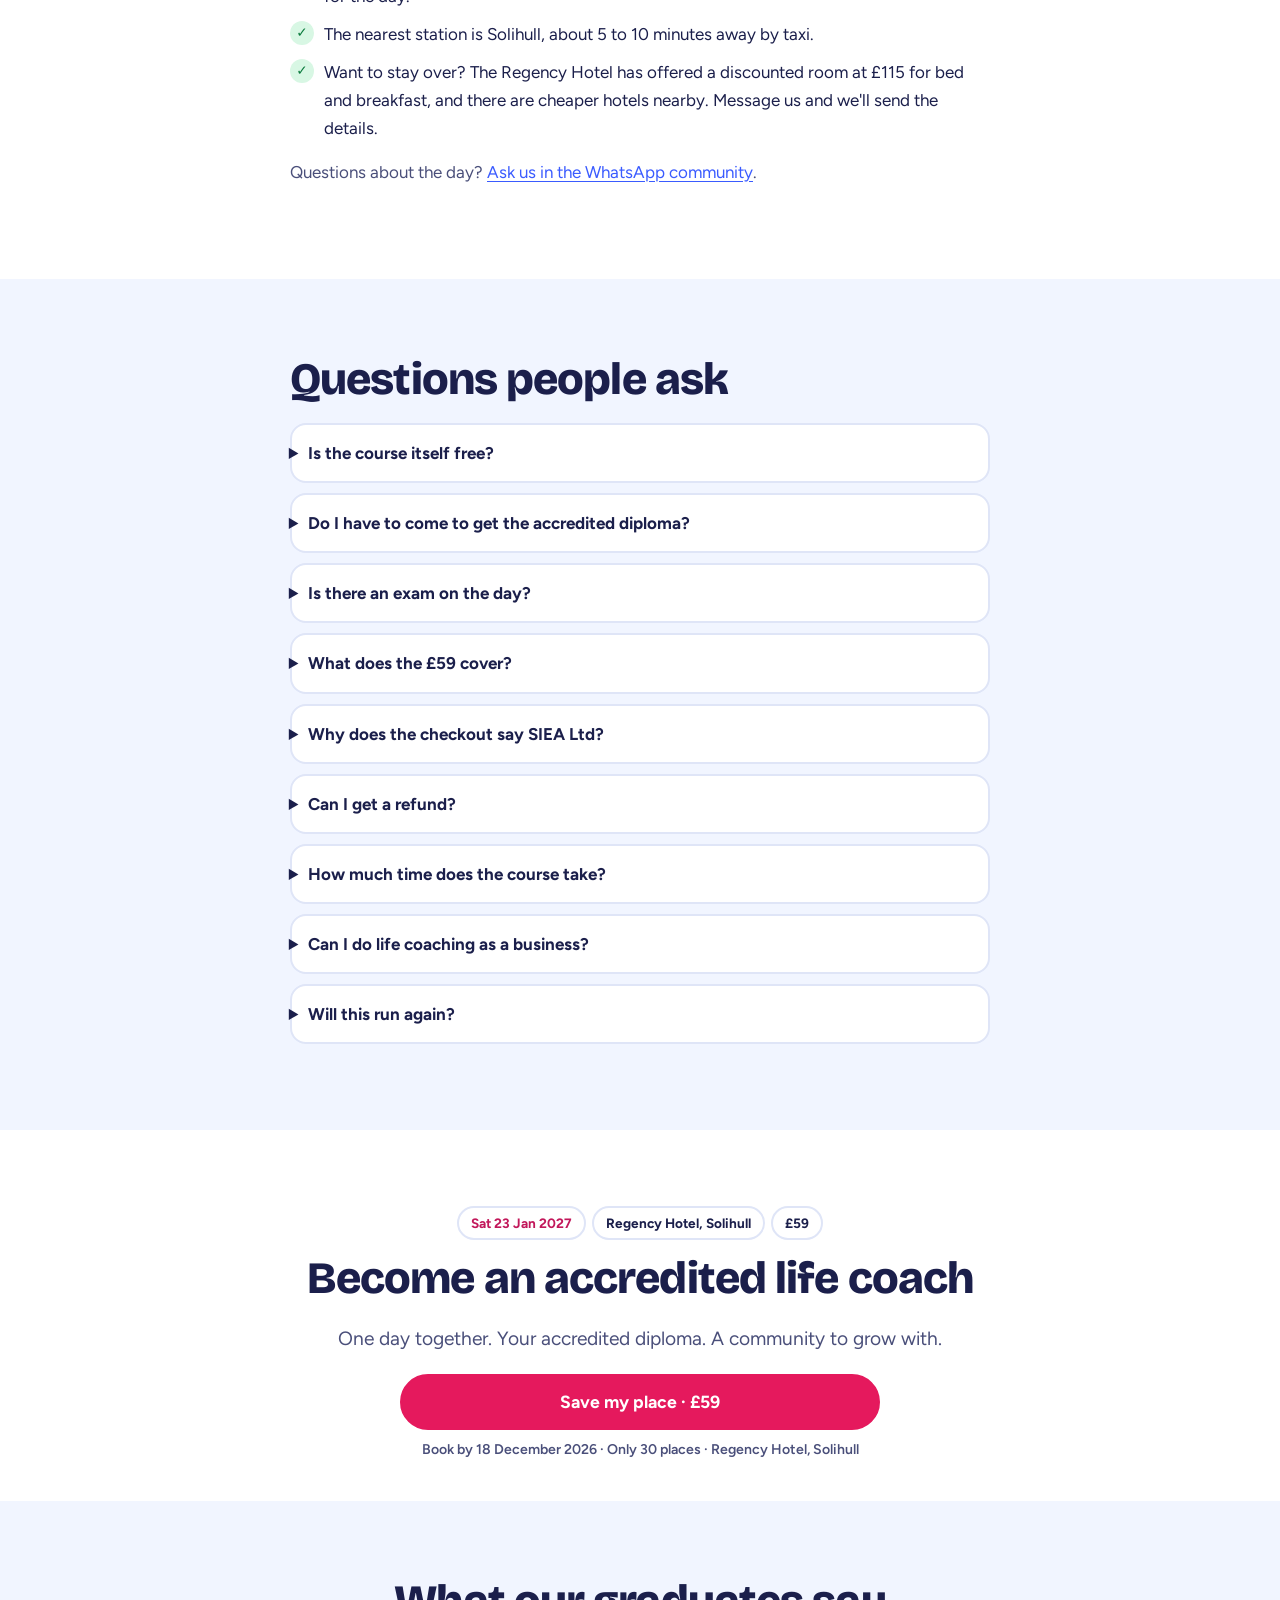
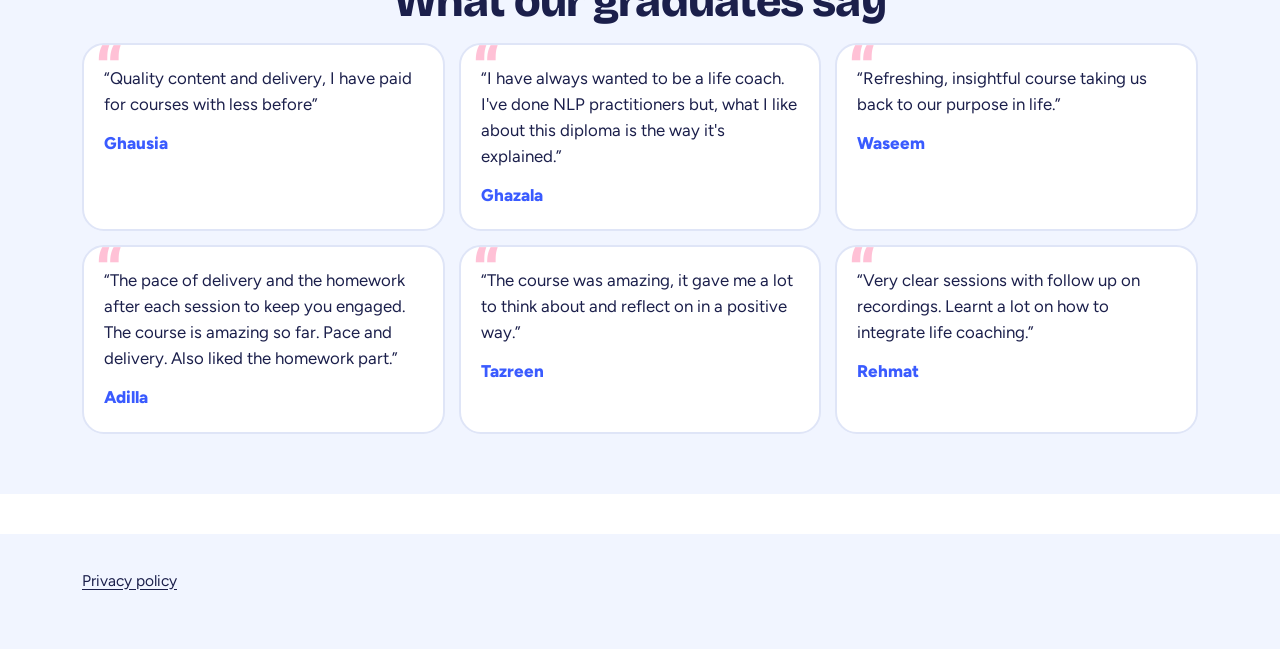
<file: live-training.html>
<!doctype html>
<html lang="en-GB">
<head>
<meta charset="utf-8">
<meta name="viewport" content="width=device-width, initial-scale=1, viewport-fit=cover">
<title>Life Coaching Mastermind · 23 January · Life Coaching Diploma</title>
<meta name="description" content="Spend Saturday 23 January 2027 with us in Solihull and leave with your CPD accredited Life Coaching Diploma. £59, only 30 places.">
<link rel="canonical" href="https://lifecoachingdiploma.com/live-training">
<meta property="og:title" content="Life Coaching Mastermind · 23 January · Life Coaching Diploma">
<meta property="og:description" content="Spend Saturday 23 January 2027 with us in Solihull and leave with your CPD accredited Life Coaching Diploma. £59, only 30 places.">
<meta property="og:type" content="website">
<meta property="og:url" content="https://lifecoachingdiploma.com/live-training">
<meta property="og:image" content="https://lifecoachingdiploma.com/img/og.jpg">
<meta name="theme-color" content="#ffffff">
<link rel="icon" href="/img/icon.svg" type="image/svg+xml">
<link rel="preconnect" href="https://fonts.googleapis.com">
<link rel="preconnect" href="https://fonts.gstatic.com" crossorigin>
<link href="https://fonts.googleapis.com/css2?family=Bricolage+Grotesque:opsz,wght@12..96,700;12..96,800&family=Figtree:wght@400;600;700&display=swap" rel="stylesheet">
<link rel="stylesheet" href="/css/site.css?v=22b83907">
</head>
<body>
<a class="skip" href="#main">Skip to content</a>

<main id="main">
<div class="lt-top">CPD accredited · Recognised by Foyht · BGi insurance</div>
<section class="lt-hero"><div class="wrap">
  <div class="lt-pills"><span>● Live in-person event</span><span>Sat 23 Jan 2027</span><span>Regency Hotel, Solihull</span><span>Only 30 places</span></div>
  <p class="lt-kicker">The Life Coaching Mastermind</p>
  <h1>Spend a day with us, and leave with your <em>accredited</em> Life Coaching Diploma</h1>
  <p class="lt-anchor"><span>Total value</span> <s>£4,000</s> <b>Just £59</b></p>
  <div class="lt-grid">
    <div class="lt-video"><p class="lt-vlabel">▶ Watch the webinar to find out more</p><div class="vid" data-id="1250835900" data-title="Life Coaching Live Webinar"><img src="/img/thumbs/1250835900.webp" alt="" width="640" height="360" fetchpriority="high"><button type="button" aria-label="Play video: Life Coaching Live Webinar"><span><svg width="28" height="28" viewBox="0 0 24 24" aria-hidden="true"><path d="M8 5v14l11-7z" fill="#1b1f4b"/></svg></span></button></div></div>
    <div class="lt-card" id="register">
      <h2>Save your place</h2>
      <p class="lt-price">Everything you get on the day</p>
      <ul class="lt-stack"><li>Full accredited diploma (CPD accredited)</li><li>Eligibility to register with The Association for Professional Therapists &amp; Practitioners (Foyht)</li><li>Eligibility for BGi insurance to practise</li><li>Join us in person at the Regency Hotel in Solihull, West Midlands, on Saturday 23 January 2027</li><li>Pass the free online exam before the day, come along, and receive your CPD accredited diploma</li><li>A delicious 3 course meal</li><li>Pastries in the morning and evening, and unlimited tea and coffee</li><li>The food is worth the fee by itself</li><li>Meet Marwan and the team</li><li>Network with like-minded people</li></ul><div class="lt-logos"><img src="/img/cpd-certified.png" width="367" height="354" alt="CPD Certified: The CPD Certification Service" loading="lazy"><img src="/img/foyht.png" width="400" height="200" alt="Foyht: The Association for Professional Therapists &amp; Practitioners" loading="lazy"><img src="/img/bgi.png" width="420" height="142" alt="BGi insurance" loading="lazy"></div><div class="lt-total"><span>Total value</span><s>£4,000</s></div><div class="lt-now"><span>Price</span><b>just £59</b></div>
      <a class="btn lt-cta" href="https://square.link/u/1b9BFFaQ" rel="noopener">Save my place · £59</a><p class="lt-under">Book by 18 December 2026 · Only 30 places · Regency Hotel, Solihull</p>
    </div>
  </div>
</div></section>

<section class="alt"><div class="wrap narrow">
  <h2>Why we want to meet you in person</h2>
  <p class="lead">Our nutrition courses have been taken by tens of thousands of people online, and we have met almost none of them. We don't want that for life coaching.</p>
  <p>Life coaching is about helping people become better people, and that matters to us more than numbers. Before we put our name on someone as a life coach, we want to spend a day with them. So the diploma now ends with one day together in Solihull, where we bring everything together and build a community.</p>
  <p>It isn't about money. The fee covers the venue and the food, and payments go to a charity.</p>
</div></section>

<section><div class="wrap narrow">
  <div class="lt-stackbox">
    <p class="lt-kicker">Everything you get</p>
    <h2>The Life Coaching Mastermind</h2>
    <ul class="lt-stack"><li>Full accredited diploma (CPD accredited)</li><li>Eligibility to register with The Association for Professional Therapists &amp; Practitioners (Foyht)</li><li>Eligibility for BGi insurance to practise</li><li>Join us in person at the Regency Hotel in Solihull, West Midlands, on Saturday 23 January 2027</li><li>Pass the free online exam before the day, come along, and receive your CPD accredited diploma</li><li>A delicious 3 course meal</li><li>Pastries in the morning and evening, and unlimited tea and coffee</li><li>The food is worth the fee by itself</li><li>Meet Marwan and the team</li><li>Network with like-minded people</li></ul><div class="lt-logos"><img src="/img/cpd-certified.png" width="367" height="354" alt="CPD Certified: The CPD Certification Service" loading="lazy"><img src="/img/foyht.png" width="400" height="200" alt="Foyht: The Association for Professional Therapists &amp; Practitioners" loading="lazy"><img src="/img/bgi.png" width="420" height="142" alt="BGi insurance" loading="lazy"></div><div class="lt-total"><span>Total value</span><s>£4,000</s></div><div class="lt-now"><span>Price</span><b>just £59</b></div>
    <a class="btn lt-cta" href="https://square.link/u/1b9BFFaQ" rel="noopener">Save my place · £59</a><p class="lt-under">Book by 18 December 2026 · Only 30 places · Regency Hotel, Solihull</p>
    <p class="lt-note">You receive the diploma once you have passed the free online exam and attended the day.</p>
  </div>
</div></section>

<section class="alt"><div class="wrap narrow">
  <h2>Is this for you?</h2>
  <p class="lead">You're in the right place if you want to help other people, or if you want help with your own life.</p>
  <ul class="lt-ticks"><li>You want to help people, and learn the best way to do it</li><li>There are problems at home you can't seem to resolve, with a partner, children or parents</li><li>You're unsure whether your career has meaning, or which direction to take</li><li>You're struggling with your health, or you simply lack direction in life</li><li>You want to become a life coach, and need an accredited qualification</li></ul>
</div></section>

<section><div class="wrap">
  <h2>How it works</h2>
  <ol class="steps">
    <li class="m1"><div><b>Book your place</b><span>Save your place for £59 before 18 December 2026. There are only 30 places.</span></div></li>
    <li class="m2"><div><b>Do the free course</b><span>Watch the five modules on the <a href="/teaching">Teaching page</a> and complete the workbooks.</span></div></li>
    <li class="m3"><div><b>Pass the online exam</b><span>Take the 30 question exam on the <a href="/exam">Assessment page</a> before 23 January.</span></div></li>
    <li class="m4"><div><b>Join us at the Regency Hotel</b><span>Spend Saturday 23 January 2027 with us in Solihull and receive your accredited diploma.</span></div></li>
  </ol>
</div></section>
<section class="alt"><div class="wrap narrow">
  <h2>Meet your host</h2>
  <p class="lead">Marwan Ghannam, Course Director</p>
  <p>Marwan has been coaching for 15 years. It is his day-to-day work. He founded Diet Specialist, which trains nutrition coaches and has helped more than 30,000 people across the UK, the US, Australia and beyond, and works with the NHS.</p>
  <p>The Life Coaching Diploma is his way of giving something bigger back: helping people understand their values, live by them, and help others do the same.</p>
</div></section>

<section><div class="wrap narrow">
  <h2>Getting there</h2>
  <ul class="lt-ticks"><li>The venue is the Regency Hotel in Solihull, just south of Birmingham in the middle of England, so it's easy to reach from anywhere. People have travelled from Edinburgh just for the day.</li><li>The nearest station is Solihull, about 5 to 10 minutes away by taxi.</li><li>Want to stay over? The Regency Hotel has offered a discounted room at £115 for bed and breakfast, and there are cheaper hotels nearby. Message us and we'll send the details.</li></ul>
  <p class="muted">Questions about the day? <a href="https://chat.whatsapp.com/GF4D4uIinfY1469XuMt1mN" rel="noopener">Ask us in the WhatsApp community</a>.</p>
</div></section>

<section class="alt"><div class="wrap narrow">
  <h2>Questions people ask</h2>
  <div class="lt-faq"><details><summary>Is the course itself free?</summary><p>Yes. All five modules, the workbooks and the meditations are free at lifecoachingdiploma.com, with no login. You only pay to come to the live event.</p></details><details><summary>Do I have to come to get the accredited diploma?</summary><p>Yes. To receive the CPD accredited diploma you need to pass the online exam and come to the event. If you only want the course for your own benefit, you can do it all online for free.</p></details><details><summary>Is there an exam on the day?</summary><p>No. The exam is online at lifecoachingdiploma.com/exam. Finish the modules and pass the exam before 23 January.</p></details><details><summary>What does the £59 cover?</summary><p>Your place for the day, a three-course meal and refreshments. It is the whole cost. Joining Foyht or taking out insurance is separate, and you pay those organisations directly.</p></details><details><summary>Why does the checkout say SIEA Ltd?</summary><p>Payments go to SIEA Ltd, a charity. The fee only covers the venue and food.</p></details><details><summary>Can I get a refund?</summary><p>No, places are non-refundable because we confirm numbers with the venue and pay in advance. That is also why bookings close on 18 December 2026.</p></details><details><summary>How much time does the course take?</summary><p>About an hour or two a week. The modules are short and not difficult, and there is plenty of time before the event.</p></details><details><summary>Can I do life coaching as a business?</summary><p>Yes. Module 5 shows you how to start coaching others and find clients, and we will talk about it in more detail on the day.</p></details><details><summary>Will this run again?</summary><p>This is the first time we have run the diploma as an in-person event, and there are no other dates planned. Please assume it will not run again soon.</p></details></div>
</div></section>

<section class="lt-final"><div class="wrap narrow">
  <p class="lt-pills"><span>Sat 23 Jan 2027</span><span>Regency Hotel, Solihull</span><span>£59</span></p>
  <h2>Become an accredited life coach</h2>
  <p class="lead">One day together. Your accredited diploma. A community to grow with.</p>
  <a class="btn lt-cta" href="https://square.link/u/1b9BFFaQ" rel="noopener">Save my place · £59</a><p class="lt-under">Book by 18 December 2026 · Only 30 places · Regency Hotel, Solihull</p>
</div></section>
<section class="lt-testi"><div class="wrap">
  <h2>What our graduates say</h2>
  <div class="lt-tgrid"><figure class="lt-quote"><blockquote>“Quality content and delivery, I have paid for courses with less before”</blockquote><figcaption>Ghausia</figcaption></figure><figure class="lt-quote"><blockquote>“I have always wanted to be a life coach. I&#x27;ve done NLP practitioners but, what I like about this diploma is the way it&#x27;s explained.”</blockquote><figcaption>Ghazala</figcaption></figure><figure class="lt-quote"><blockquote>“Refreshing, insightful course taking us back to our purpose in life.”</blockquote><figcaption>Waseem</figcaption></figure><figure class="lt-quote"><blockquote>“The pace of delivery and the homework after each session to keep you engaged. The course is amazing so far. Pace and delivery. Also liked the homework part.”</blockquote><figcaption>Adilla</figcaption></figure><figure class="lt-quote"><blockquote>“The course was amazing, it gave me a lot to think about and reflect on in a positive way.”</blockquote><figcaption>Tazreen</figcaption></figure><figure class="lt-quote"><blockquote>“Very clear sessions with follow up on recordings. Learnt a lot on how to integrate life coaching.”</blockquote><figcaption>Rehmat</figcaption></figure></div>
</div></section>
<div class="lt-sticky"><a class="btn" href="https://square.link/u/1b9BFFaQ" rel="noopener">Save my place · <s>£4,000</s> £59</a></div>
</main>

<footer class="site-foot bare"><div class="wrap"><p><a href="/privacy">Privacy policy</a></p></div></footer>

<script src="/js/site.js?v=0d740385" defer></script>
</body>
</html>
</file>
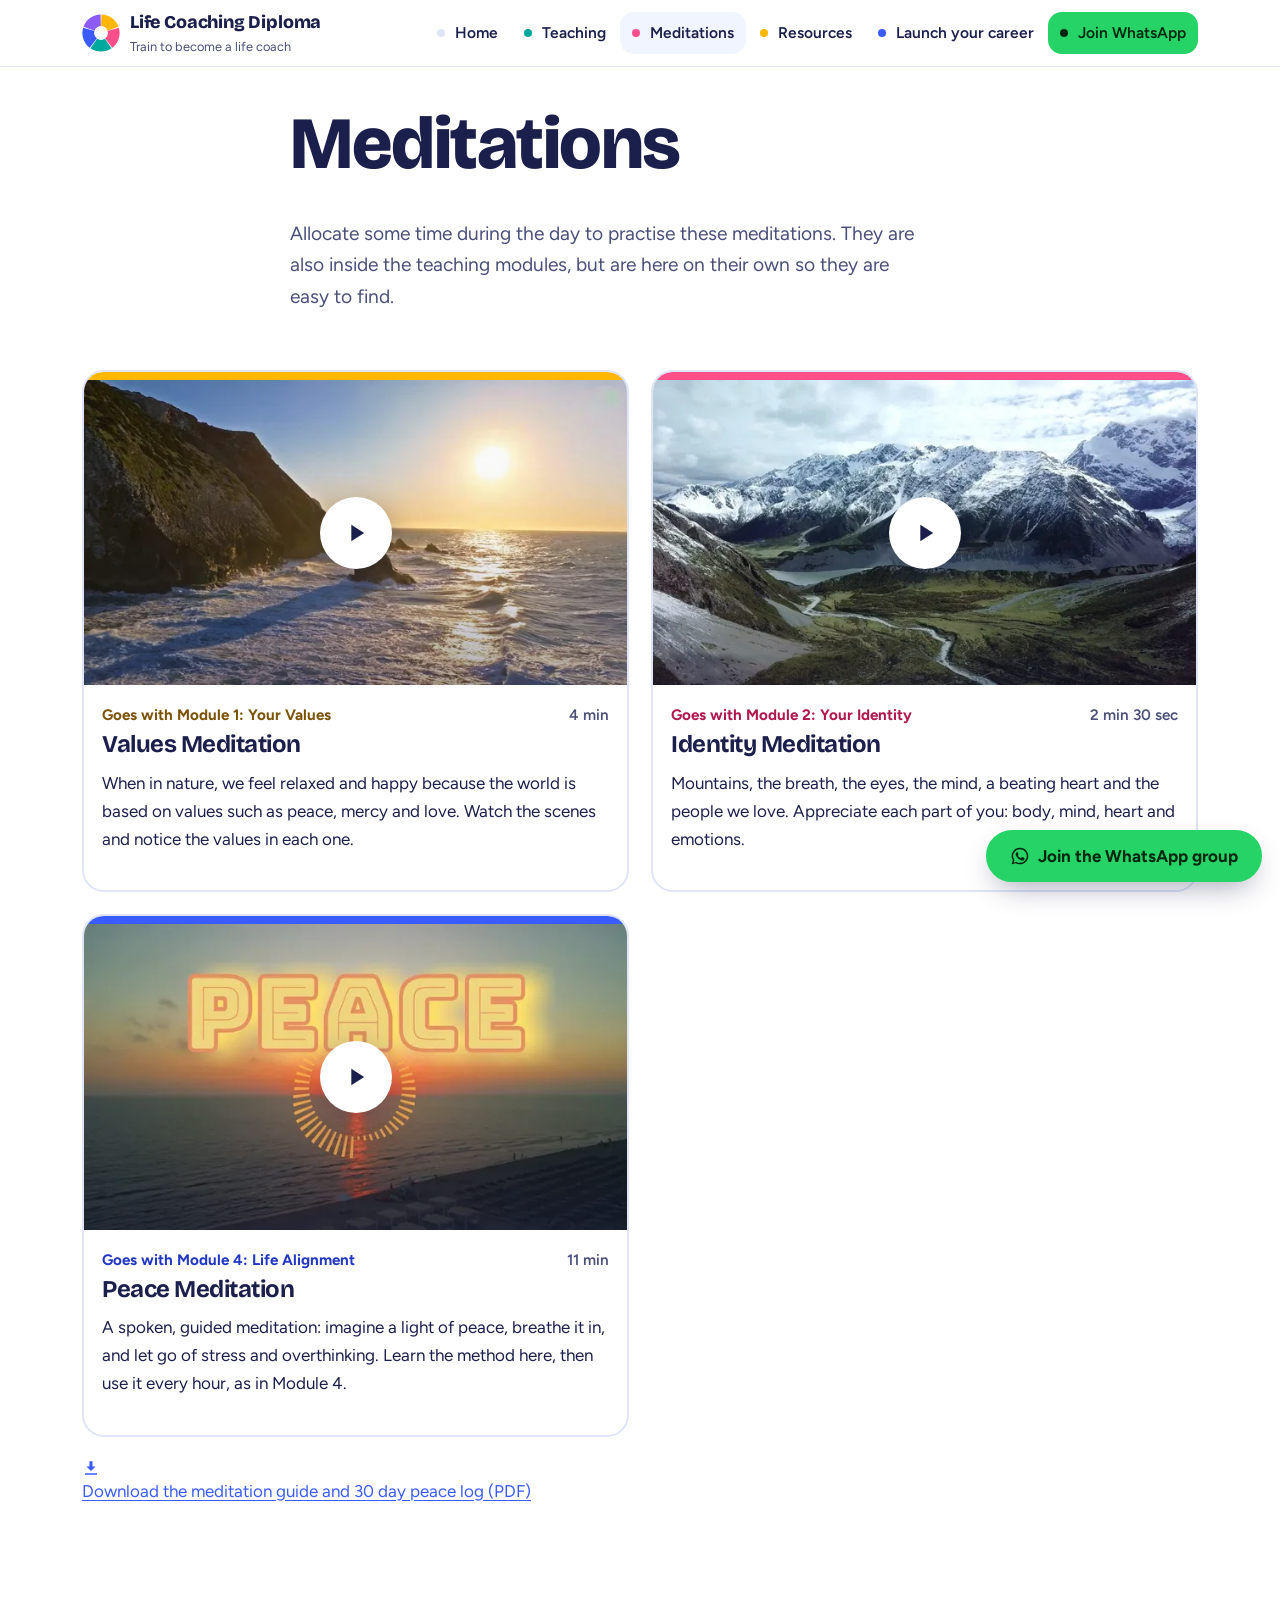
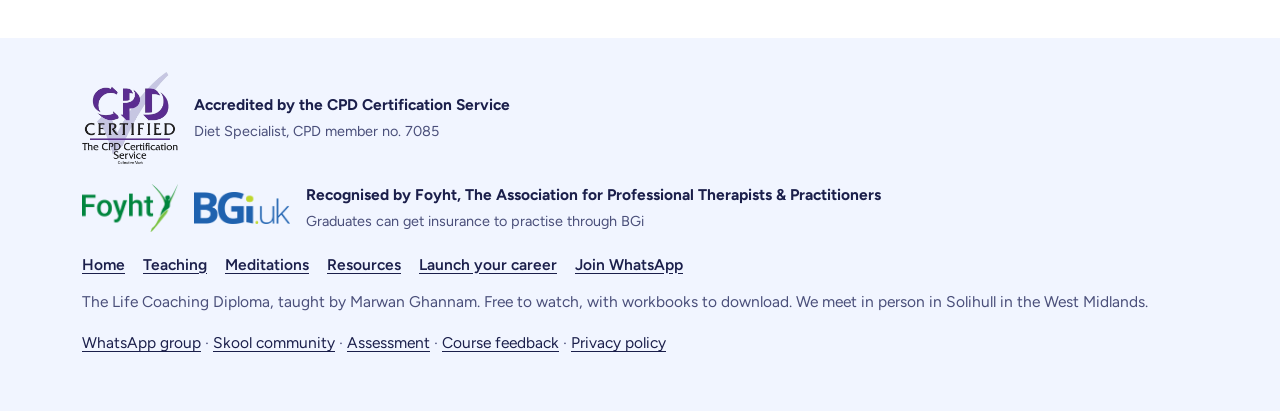
<file: meditations.html>
<!doctype html>
<html lang="en-GB">
<head>
<meta charset="utf-8">
<meta name="viewport" content="width=device-width, initial-scale=1, viewport-fit=cover">
<title>Meditations · Life Coaching Diploma</title>
<meta name="description" content="Three guided meditations from the Life Coaching Diploma: values, identity and peace.">
<link rel="canonical" href="https://lifecoachingdiploma.com/meditations">
<meta property="og:title" content="Meditations · Life Coaching Diploma">
<meta property="og:description" content="Three guided meditations from the Life Coaching Diploma: values, identity and peace.">
<meta property="og:type" content="website">
<meta property="og:url" content="https://lifecoachingdiploma.com/meditations">
<meta property="og:image" content="https://lifecoachingdiploma.com/img/og.jpg">
<meta name="theme-color" content="#ffffff">
<link rel="icon" href="/img/icon.svg" type="image/svg+xml">
<link rel="preconnect" href="https://fonts.googleapis.com">
<link rel="preconnect" href="https://fonts.gstatic.com" crossorigin>
<link href="https://fonts.googleapis.com/css2?family=Bricolage+Grotesque:opsz,wght@12..96,700;12..96,800&family=Figtree:wght@400;600;700&display=swap" rel="stylesheet">
<link rel="stylesheet" href="/css/site.css?v=22b83907">
</head>
<body>
<a class="skip" href="#main">Skip to content</a>
<header class="site-head"><div class="wrap">
  <div class="head-in">
    <a class="brand" href="/"><svg width="38" height="38" viewBox="0 0 400 400" aria-hidden="true"><path d="M201.6,130.0 L204.6,4.1 A196,196 0 0 1 384.9,135.1 L266.1,176.8 A70,70 0 0 0 201.6,130.0Z" fill="#ffb703"/><path d="M267.1,179.9 L387.8,143.8 A196,196 0 0 1 318.9,355.8 L242.5,255.7 A70,70 0 0 0 267.1,179.9Z" fill="#ff4f8b"/><path d="M239.8,257.6 L311.5,361.2 A196,196 0 0 1 88.5,361.2 L160.2,257.6 A70,70 0 0 0 239.8,257.6Z" fill="#00a99d"/><path d="M157.5,255.7 L81.1,355.8 A196,196 0 0 1 12.2,143.8 L132.9,179.9 A70,70 0 0 0 157.5,255.7Z" fill="#3a5bff"/><path d="M133.9,176.8 L15.1,135.1 A196,196 0 0 1 195.4,4.1 L198.4,130.0 A70,70 0 0 0 133.9,176.8Z" fill="#8b5cf6"/><circle cx="200" cy="200" r="70" fill="#fff"/></svg><span><b>Life Coaching Diploma</b><small>Train to become a life coach</small></span></a>
    <button class="menu-btn" type="button" aria-expanded="false" aria-controls="site-menu" aria-label="Open menu"><span></span><span></span><span></span></button>
    <nav class="tabs" id="site-menu" aria-label="Pages"><a href="/">Home</a><a href="/teaching" style="--c:var(--teal)">Teaching</a><a href="/meditations" aria-current="page" style="--c:var(--pink)">Meditations</a><a href="/resources" style="--c:var(--sun)">Resources</a><a href="/meet" style="--c:var(--cobalt)">Launch your career</a><a href="/join" class="wa-tab">Join WhatsApp</a></nav>
  </div>
</div></header>
<main id="main">
<section class="page-hero"><div class="wrap narrow">
<h1>Meditations</h1>
<p class="lead">Allocate some time during the day to practise these meditations. They are also inside the teaching modules, but are here on their own so they are easy to find.</p>
</div></section>
<section style="padding-top:12px"><div class="wrap"><div class="vcards two"><article class="vcard m1" id="values-meditation"><div class="top"></div><div class="vid" data-id="1144812584" data-title="Values Meditation"><img src="/img/thumbs/1144812584.webp" alt="" width="640" height="360" fetchpriority="high"><button type="button" aria-label="Play video: Values Meditation"><span><svg width="28" height="28" viewBox="0 0 24 24" aria-hidden="true"><path d="M8 5v14l11-7z" fill="#1b1f4b"/></svg></span></button></div>
<div class="in"><div class="meta">Goes with Module 1: Your Values<span>4 min</span></div><h3>Values Meditation</h3><p>When in nature, we feel relaxed and happy because the world is based on values such as peace, mercy and love. Watch the scenes and notice the values in each one.</p></div></article><article class="vcard m2" id="identity-meditation"><div class="top"></div><div class="vid" data-id="1144801710" data-title="Identity Meditation"><img src="/img/thumbs/1144801710.webp" alt="" width="640" height="360" loading="lazy"><button type="button" aria-label="Play video: Identity Meditation"><span><svg width="28" height="28" viewBox="0 0 24 24" aria-hidden="true"><path d="M8 5v14l11-7z" fill="#1b1f4b"/></svg></span></button></div>
<div class="in"><div class="meta">Goes with Module 2: Your Identity<span>2 min 30 sec</span></div><h3>Identity Meditation</h3><p>Mountains, the breath, the eyes, the mind, a beating heart and the people we love. Appreciate each part of you: body, mind, heart and emotions.</p></div></article><article class="vcard m4" id="peace-meditation"><div class="top"></div><div class="vid" data-id="1144801751" data-title="Peace Meditation"><img src="/img/thumbs/1144801751.webp" alt="" width="640" height="360" loading="lazy"><button type="button" aria-label="Play video: Peace Meditation"><span><svg width="28" height="28" viewBox="0 0 24 24" aria-hidden="true"><path d="M8 5v14l11-7z" fill="#1b1f4b"/></svg></span></button></div>
<div class="in"><div class="meta">Goes with Module 4: Life Alignment<span>11 min</span></div><h3>Peace Meditation</h3><p>A spoken, guided meditation: imagine a light of peace, breathe it in, and let go of stress and overthinking. Learn the method here, then use it every hour, as in Module 4.</p></div></article></div>
<p style="margin-top:22px"><a class="pdf" href="/downloads/meditation-guide.pdf" download><svg width="18" height="18" viewBox="0 0 24 24" aria-hidden="true"><path fill="currentColor" d="M12 16 6 10h4V3h4v7h4l-6 6Zm-8 3h16v2H4v-2Z"/></svg>Download the meditation guide and 30 day peace log (PDF)</a></p></div></section>
</main>
<footer class="site-foot"><div class="wrap">
  <div class="foot-cpd"><img src="/img/cpd-certified.png" width="96" height="93" alt="CPD Certified: The CPD Certification Service" loading="lazy"><span><b>Accredited by the CPD Certification Service</b><small>Diet Specialist, CPD member no. 7085</small></span></div>
  <div class="foot-cpd foot-recog"><a href="https://foyht.org/#membership" rel="noopener"><img src="/img/foyht.png" width="96" height="48" alt="Foyht: The Association for Professional Therapists &amp; Practitioners" loading="lazy"></a><a href="https://bgi.uk" rel="noopener"><img src="/img/bgi.png" width="96" height="32" alt="BGi insurance" loading="lazy"></a><span><b>Recognised by Foyht, The Association for Professional Therapists &amp; Practitioners</b><small>Graduates can get insurance to practise through BGi</small></span></div>
  <nav aria-label="Footer"><a href="/">Home</a><a href="/teaching">Teaching</a><a href="/meditations">Meditations</a><a href="/resources">Resources</a><a href="/meet">Launch your career</a><a href="/join">Join WhatsApp</a></nav>
  <p>The Life Coaching Diploma, taught by Marwan Ghannam. Free to watch, with workbooks to download. We meet in person in Solihull in the West Midlands.</p>
  <p><a href="https://chat.whatsapp.com/GF4D4uIinfY1469XuMt1mN" rel="noopener">WhatsApp group</a> · <a href="https://www.skool.com/life-coaching-8785/about" rel="noopener">Skool community</a> · <a href="/exam">Assessment</a> · <a href="/feedback">Course feedback</a> · <a href="/privacy">Privacy policy</a></p>
</div></footer>

<div class="join-bar"><a class="btn wa" href="https://chat.whatsapp.com/GF4D4uIinfY1469XuMt1mN" rel="noopener"><svg width="20" height="20" viewBox="0 0 24 24" aria-hidden="true"><path fill="currentColor" d="M12 2a10 10 0 0 0-8.6 15.1L2 22l5-1.3A10 10 0 1 0 12 2Zm0 18.2a8.2 8.2 0 0 1-4.2-1.1l-.3-.2-3 .8.8-2.9-.2-.3A8.2 8.2 0 1 1 12 20.2Zm4.5-6.1c-.2-.1-1.5-.7-1.7-.8-.2-.1-.4-.1-.6.1l-.8 1c-.1.2-.3.2-.5.1a6.7 6.7 0 0 1-3.3-2.9c-.3-.4.2-.4.7-1.4.1-.2 0-.3 0-.4l-.8-1.8c-.2-.5-.4-.4-.6-.4h-.5a1 1 0 0 0-.7.3 3 3 0 0 0-.9 2.2 5.2 5.2 0 0 0 1.1 2.7 11.8 11.8 0 0 0 4.5 4c1.7.7 2.3.8 3.2.6.5-.1 1.5-.6 1.7-1.2.2-.6.2-1.1.2-1.2-.1-.1-.3-.2-.5-.3Z"/></svg>Join the WhatsApp group</a></div>
<script src="/js/site.js?v=0d740385" defer></script>
</body>
</html>
</file>
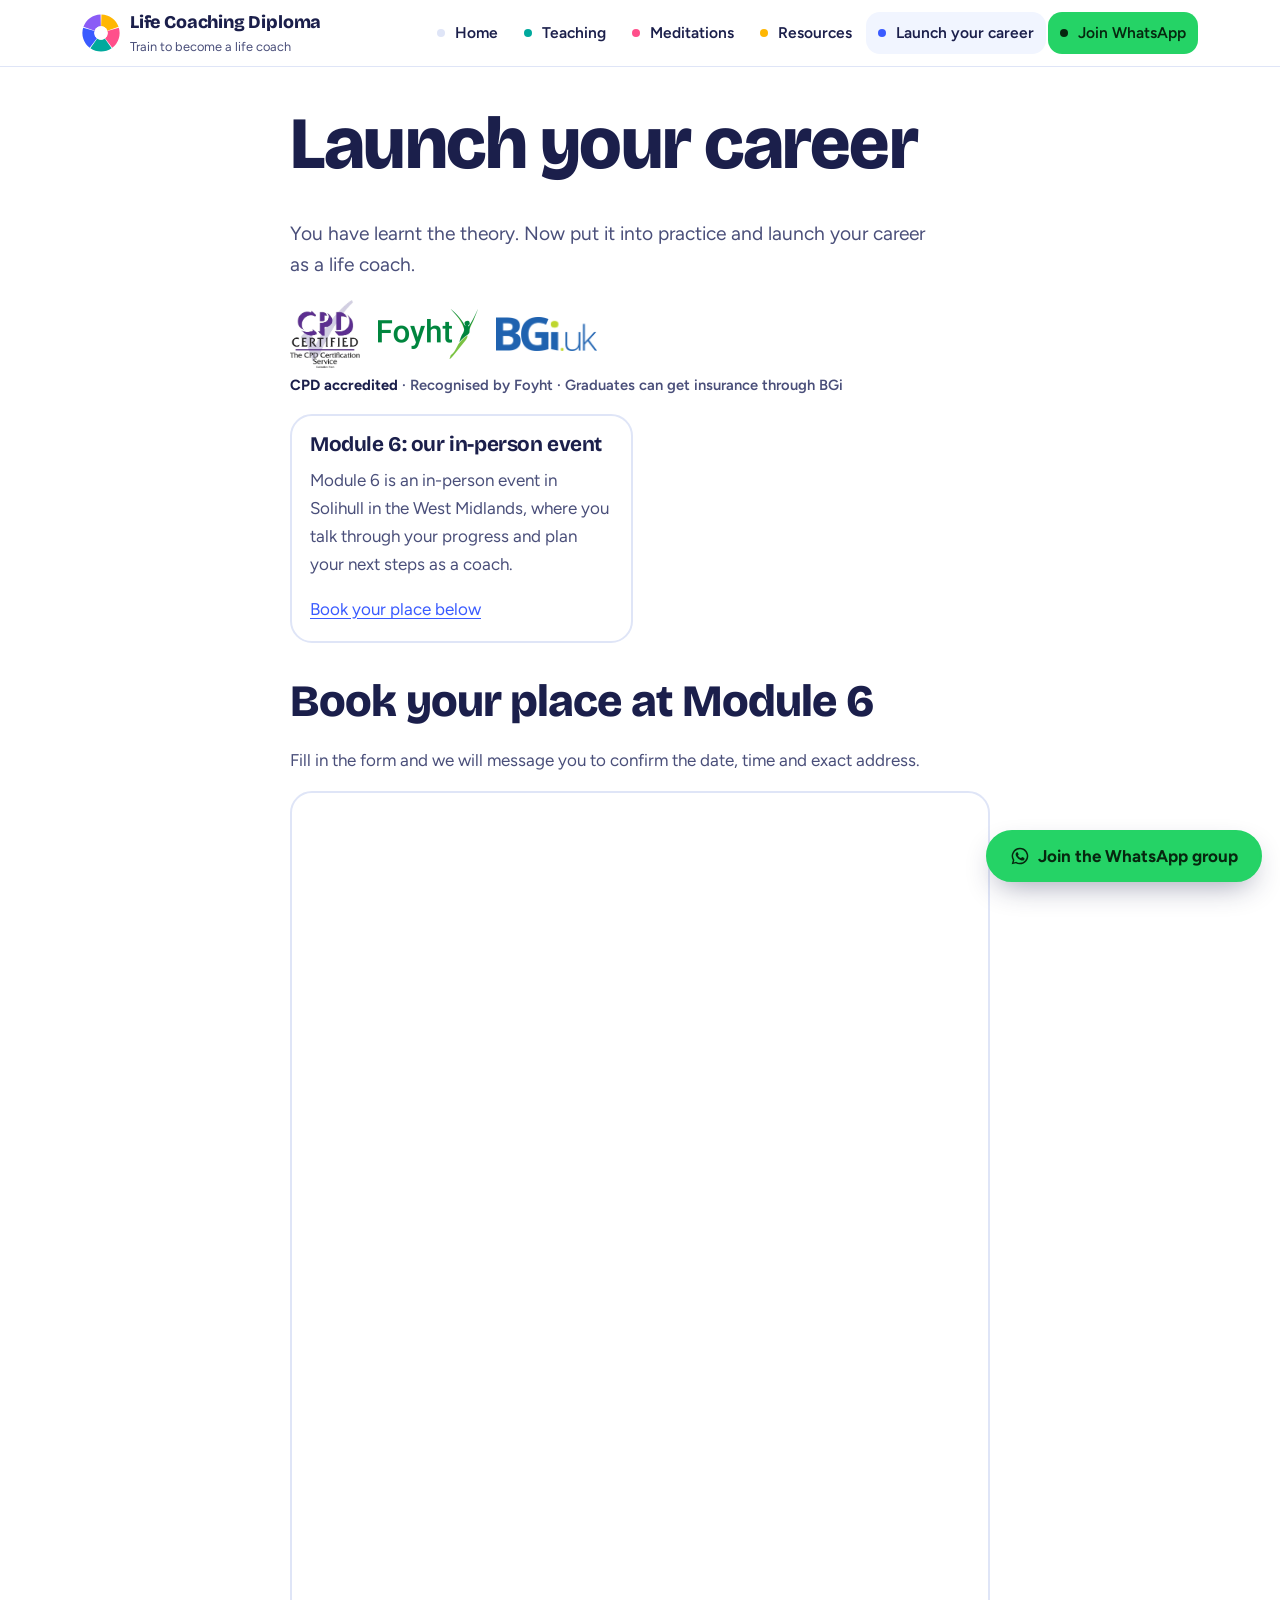
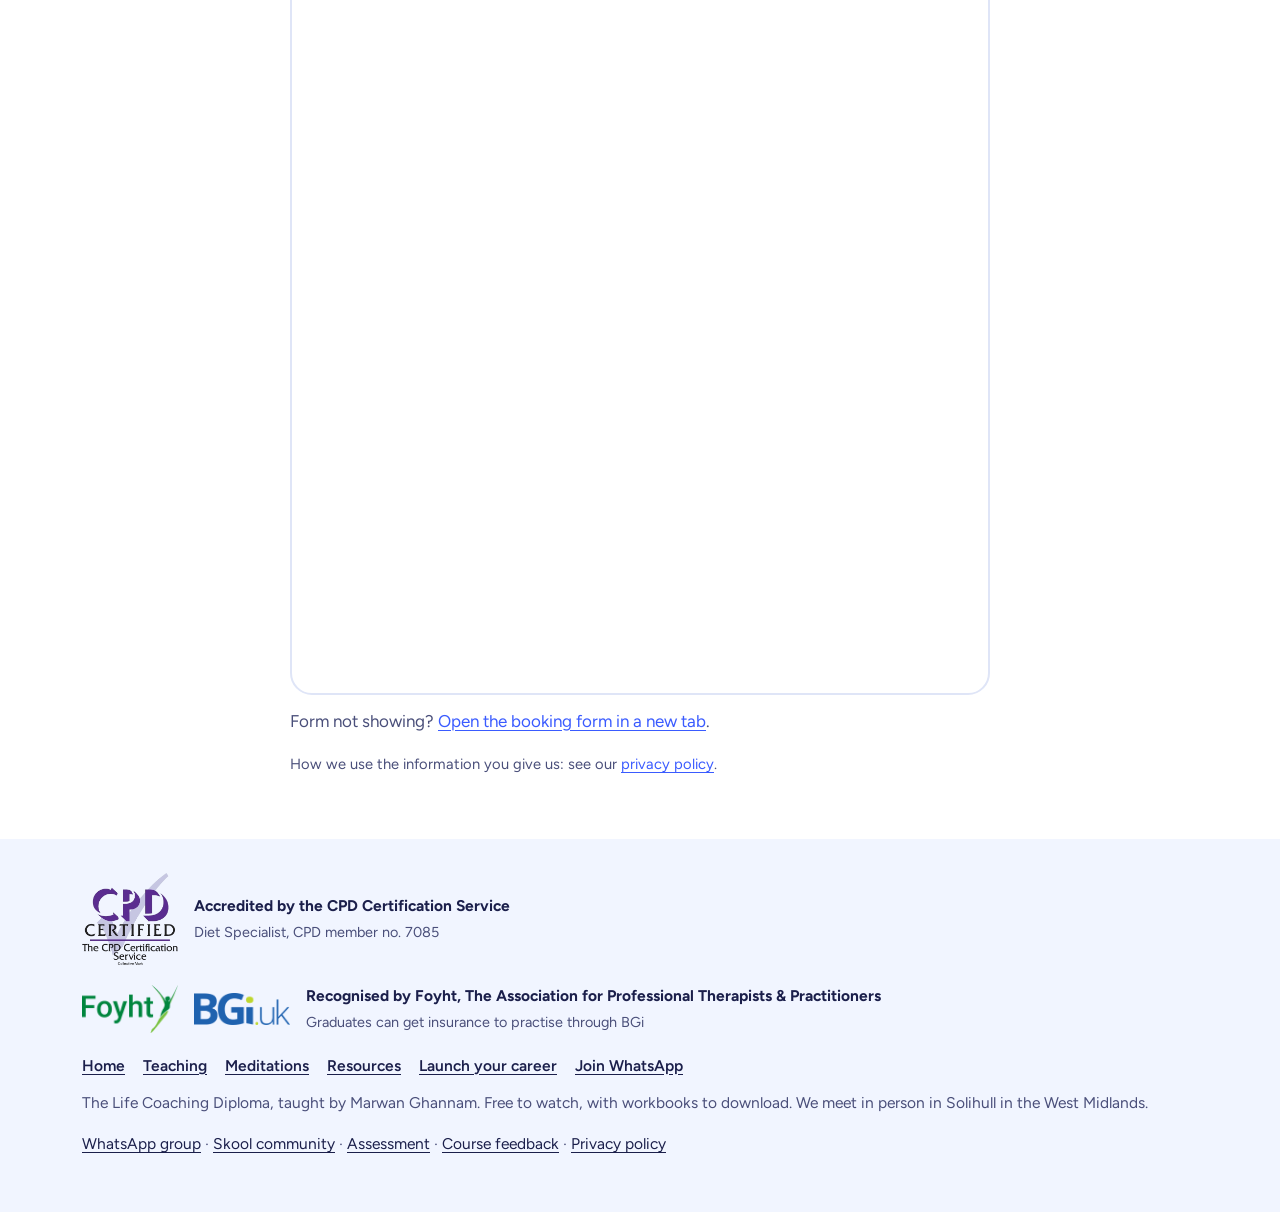
<file: meet.html>
<!doctype html>
<html lang="en-GB">
<head>
<meta charset="utf-8">
<meta name="viewport" content="width=device-width, initial-scale=1, viewport-fit=cover">
<title>Launch your career · Life Coaching Diploma</title>
<meta name="description" content="Launch your career as a life coach at Module 6, our in-person event in Solihull in the West Midlands.">
<link rel="canonical" href="https://lifecoachingdiploma.com/meet">
<meta property="og:title" content="Launch your career · Life Coaching Diploma">
<meta property="og:description" content="Launch your career as a life coach at Module 6, our in-person event in Solihull in the West Midlands.">
<meta property="og:type" content="website">
<meta property="og:url" content="https://lifecoachingdiploma.com/meet">
<meta property="og:image" content="https://lifecoachingdiploma.com/img/og.jpg">
<meta name="theme-color" content="#ffffff">
<link rel="icon" href="/img/icon.svg" type="image/svg+xml">
<link rel="preconnect" href="https://fonts.googleapis.com">
<link rel="preconnect" href="https://fonts.gstatic.com" crossorigin>
<link href="https://fonts.googleapis.com/css2?family=Bricolage+Grotesque:opsz,wght@12..96,700;12..96,800&family=Figtree:wght@400;600;700&display=swap" rel="stylesheet">
<link rel="stylesheet" href="/css/site.css?v=22b83907">
</head>
<body>
<a class="skip" href="#main">Skip to content</a>
<header class="site-head"><div class="wrap">
  <div class="head-in">
    <a class="brand" href="/"><svg width="38" height="38" viewBox="0 0 400 400" aria-hidden="true"><path d="M201.6,130.0 L204.6,4.1 A196,196 0 0 1 384.9,135.1 L266.1,176.8 A70,70 0 0 0 201.6,130.0Z" fill="#ffb703"/><path d="M267.1,179.9 L387.8,143.8 A196,196 0 0 1 318.9,355.8 L242.5,255.7 A70,70 0 0 0 267.1,179.9Z" fill="#ff4f8b"/><path d="M239.8,257.6 L311.5,361.2 A196,196 0 0 1 88.5,361.2 L160.2,257.6 A70,70 0 0 0 239.8,257.6Z" fill="#00a99d"/><path d="M157.5,255.7 L81.1,355.8 A196,196 0 0 1 12.2,143.8 L132.9,179.9 A70,70 0 0 0 157.5,255.7Z" fill="#3a5bff"/><path d="M133.9,176.8 L15.1,135.1 A196,196 0 0 1 195.4,4.1 L198.4,130.0 A70,70 0 0 0 133.9,176.8Z" fill="#8b5cf6"/><circle cx="200" cy="200" r="70" fill="#fff"/></svg><span><b>Life Coaching Diploma</b><small>Train to become a life coach</small></span></a>
    <button class="menu-btn" type="button" aria-expanded="false" aria-controls="site-menu" aria-label="Open menu"><span></span><span></span><span></span></button>
    <nav class="tabs" id="site-menu" aria-label="Pages"><a href="/">Home</a><a href="/teaching" style="--c:var(--teal)">Teaching</a><a href="/meditations" style="--c:var(--pink)">Meditations</a><a href="/resources" style="--c:var(--sun)">Resources</a><a href="/meet" aria-current="page" style="--c:var(--cobalt)">Launch your career</a><a href="/join" class="wa-tab">Join WhatsApp</a></nav>
  </div>
</div></header>
<main id="main">
<section class="page-hero"><div class="wrap narrow">
<h1>Launch your career</h1>
<p class="lead">You have learnt the theory. Now put it into practice and launch your career as a life coach.</p>
<div class="trust"><div class="trust-logos"><img class="t-cpd" src="/img/cpd-certified.png" width="367" height="354" alt="CPD Certified: The CPD Certification Service"><img class="t-foyht" src="/img/foyht.png" width="400" height="200" alt="Foyht: The Association for Professional Therapists &amp; Practitioners"><img class="t-bgi" src="/img/bgi.png" width="420" height="142" alt="BGi insurance"></div><p class="trust-cap"><b>CPD accredited</b> · Recognised by Foyht · Graduates can get insurance through BGi</p></div>
<div class="place">
  <div class="panel m4"><h3>Module 6: our in-person event</h3><p class="muted">Module 6 is an in-person event in Solihull in the West Midlands, where you talk through your progress and plan your next steps as a coach.</p><a class="pdf" href="#book">Book your place below</a></div>
</div>
<h2 id="book" style="margin-top:34px">Book your place at Module 6</h2>
<p class="muted">Fill in the form and we will message you to confirm the date, time and exact address.</p>
<div class="form-frame"><iframe src="https://docs.google.com/forms/d/e/1FAIpQLSfRcS8SbpSRdn8SH8z9gg8nqBPUaIamk4mM8PME6x9OUYMlUQ/viewform?embedded=true" title="Book your place at the Module 6 in-person event in Solihull in the West Midlands" loading="lazy">Loading the booking form…</iframe></div>
<p class="muted" style="margin-top:12px">Form not showing? <a href="https://docs.google.com/forms/d/e/1FAIpQLSfRcS8SbpSRdn8SH8z9gg8nqBPUaIamk4mM8PME6x9OUYMlUQ/viewform" rel="noopener">Open the booking form in a new tab</a>.</p>
<p class="muted small-note">How we use the information you give us: see our <a href="/privacy">privacy policy</a>.</p>
</div></section>
</main>
<footer class="site-foot"><div class="wrap">
  <div class="foot-cpd"><img src="/img/cpd-certified.png" width="96" height="93" alt="CPD Certified: The CPD Certification Service" loading="lazy"><span><b>Accredited by the CPD Certification Service</b><small>Diet Specialist, CPD member no. 7085</small></span></div>
  <div class="foot-cpd foot-recog"><a href="https://foyht.org/#membership" rel="noopener"><img src="/img/foyht.png" width="96" height="48" alt="Foyht: The Association for Professional Therapists &amp; Practitioners" loading="lazy"></a><a href="https://bgi.uk" rel="noopener"><img src="/img/bgi.png" width="96" height="32" alt="BGi insurance" loading="lazy"></a><span><b>Recognised by Foyht, The Association for Professional Therapists &amp; Practitioners</b><small>Graduates can get insurance to practise through BGi</small></span></div>
  <nav aria-label="Footer"><a href="/">Home</a><a href="/teaching">Teaching</a><a href="/meditations">Meditations</a><a href="/resources">Resources</a><a href="/meet">Launch your career</a><a href="/join">Join WhatsApp</a></nav>
  <p>The Life Coaching Diploma, taught by Marwan Ghannam. Free to watch, with workbooks to download. We meet in person in Solihull in the West Midlands.</p>
  <p><a href="https://chat.whatsapp.com/GF4D4uIinfY1469XuMt1mN" rel="noopener">WhatsApp group</a> · <a href="https://www.skool.com/life-coaching-8785/about" rel="noopener">Skool community</a> · <a href="/exam">Assessment</a> · <a href="/feedback">Course feedback</a> · <a href="/privacy">Privacy policy</a></p>
</div></footer>

<div class="join-bar"><a class="btn wa" href="https://chat.whatsapp.com/GF4D4uIinfY1469XuMt1mN" rel="noopener"><svg width="20" height="20" viewBox="0 0 24 24" aria-hidden="true"><path fill="currentColor" d="M12 2a10 10 0 0 0-8.6 15.1L2 22l5-1.3A10 10 0 1 0 12 2Zm0 18.2a8.2 8.2 0 0 1-4.2-1.1l-.3-.2-3 .8.8-2.9-.2-.3A8.2 8.2 0 1 1 12 20.2Zm4.5-6.1c-.2-.1-1.5-.7-1.7-.8-.2-.1-.4-.1-.6.1l-.8 1c-.1.2-.3.2-.5.1a6.7 6.7 0 0 1-3.3-2.9c-.3-.4.2-.4.7-1.4.1-.2 0-.3 0-.4l-.8-1.8c-.2-.5-.4-.4-.6-.4h-.5a1 1 0 0 0-.7.3 3 3 0 0 0-.9 2.2 5.2 5.2 0 0 0 1.1 2.7 11.8 11.8 0 0 0 4.5 4c1.7.7 2.3.8 3.2.6.5-.1 1.5-.6 1.7-1.2.2-.6.2-1.1.2-1.2-.1-.1-.3-.2-.5-.3Z"/></svg>Join the WhatsApp group</a></div>
<script src="/js/site.js?v=0d740385" defer></script>
</body>
</html>
</file>
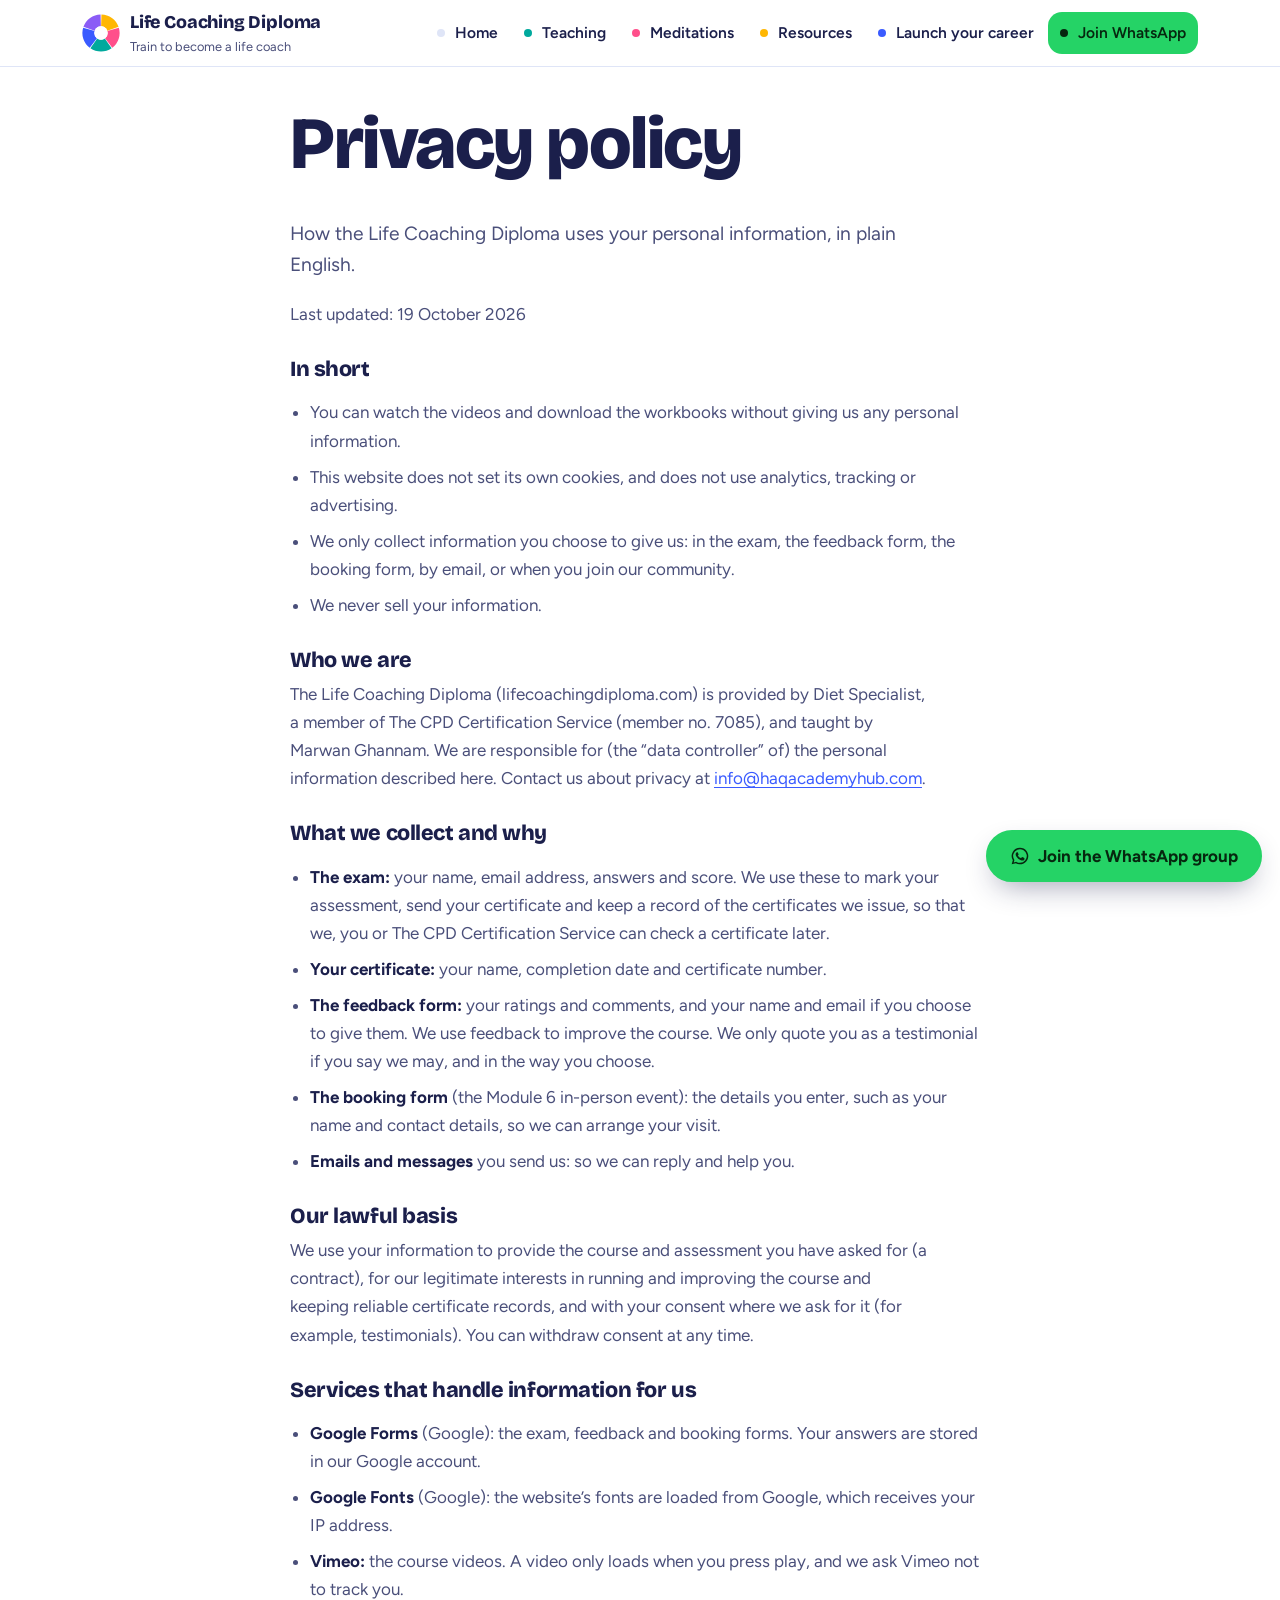
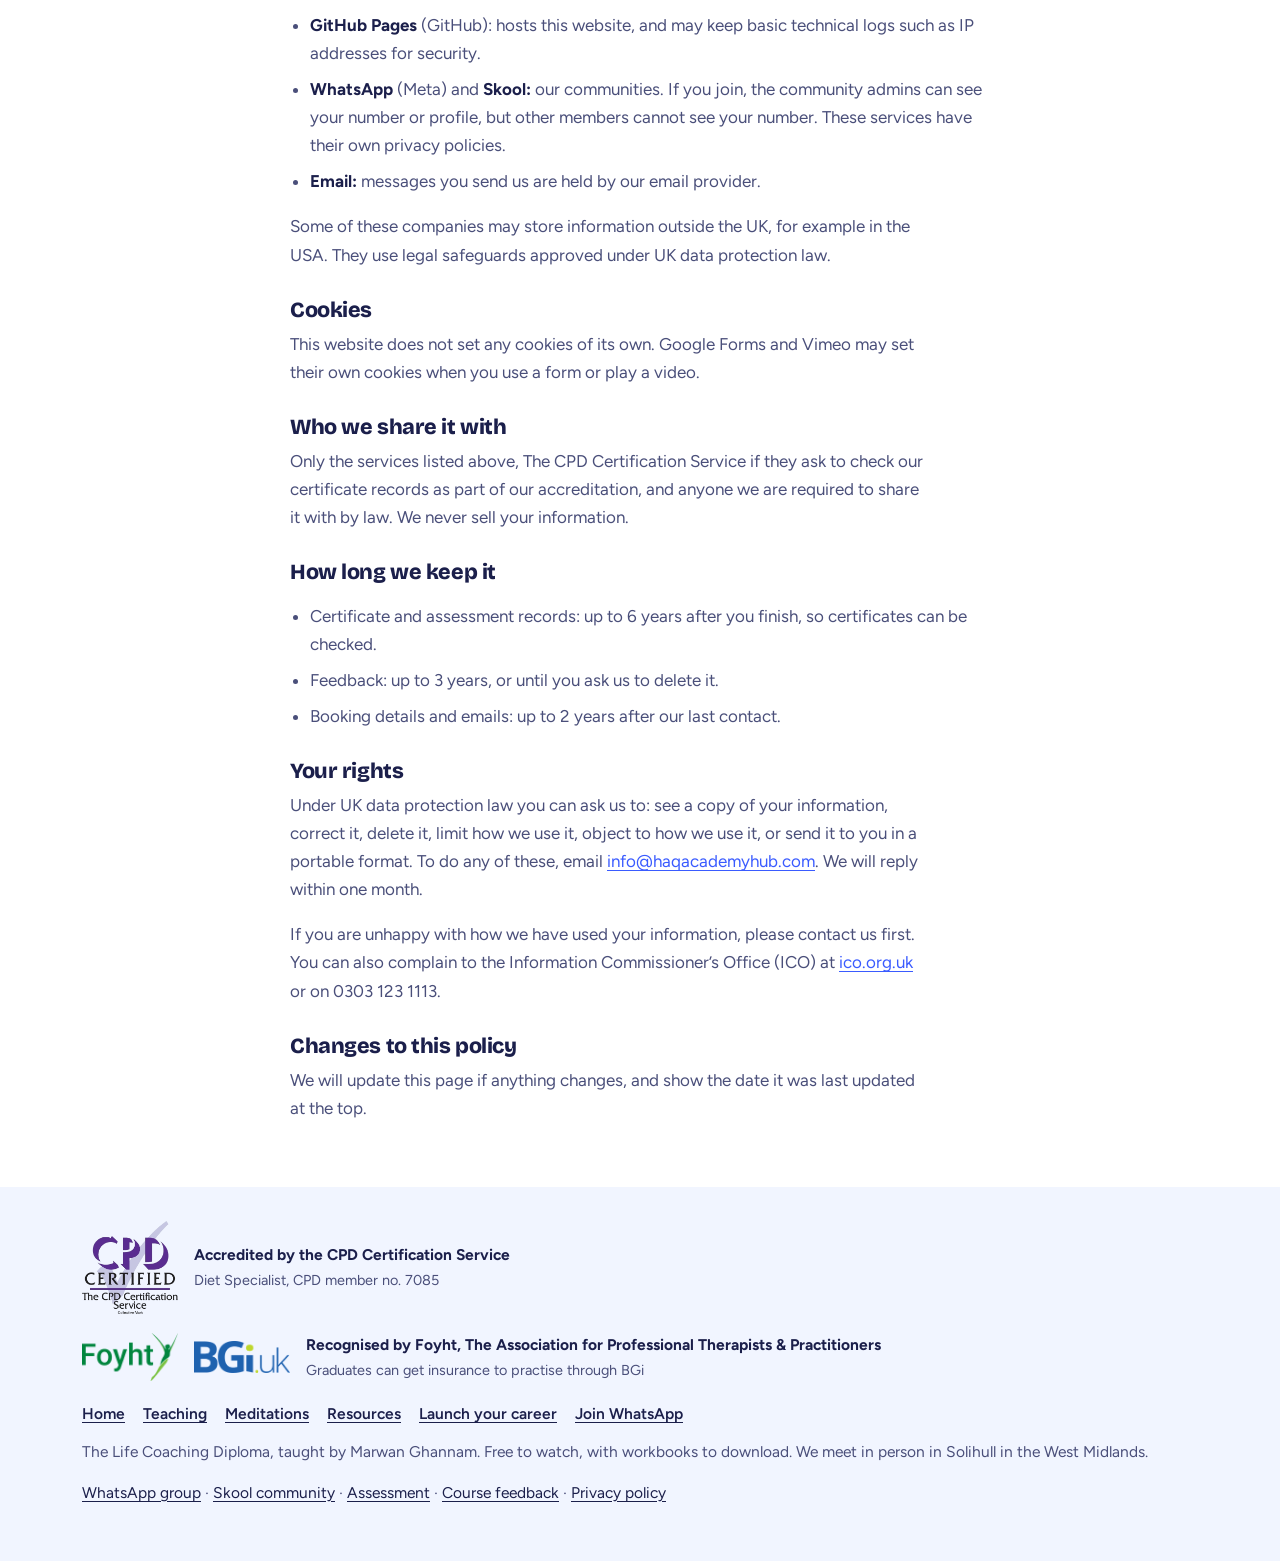
<file: privacy.html>
<!doctype html>
<html lang="en-GB">
<head>
<meta charset="utf-8">
<meta name="viewport" content="width=device-width, initial-scale=1, viewport-fit=cover">
<title>Privacy policy · Life Coaching Diploma</title>
<meta name="description" content="How the Life Coaching Diploma collects, uses and protects your personal information.">
<link rel="canonical" href="https://lifecoachingdiploma.com/privacy">
<meta property="og:title" content="Privacy policy · Life Coaching Diploma">
<meta property="og:description" content="How the Life Coaching Diploma collects, uses and protects your personal information.">
<meta property="og:type" content="website">
<meta property="og:url" content="https://lifecoachingdiploma.com/privacy">
<meta property="og:image" content="https://lifecoachingdiploma.com/img/og.jpg">
<meta name="theme-color" content="#ffffff">
<link rel="icon" href="/img/icon.svg" type="image/svg+xml">
<link rel="preconnect" href="https://fonts.googleapis.com">
<link rel="preconnect" href="https://fonts.gstatic.com" crossorigin>
<link href="https://fonts.googleapis.com/css2?family=Bricolage+Grotesque:opsz,wght@12..96,700;12..96,800&family=Figtree:wght@400;600;700&display=swap" rel="stylesheet">
<link rel="stylesheet" href="/css/site.css?v=22b83907">
</head>
<body>
<a class="skip" href="#main">Skip to content</a>
<header class="site-head"><div class="wrap">
  <div class="head-in">
    <a class="brand" href="/"><svg width="38" height="38" viewBox="0 0 400 400" aria-hidden="true"><path d="M201.6,130.0 L204.6,4.1 A196,196 0 0 1 384.9,135.1 L266.1,176.8 A70,70 0 0 0 201.6,130.0Z" fill="#ffb703"/><path d="M267.1,179.9 L387.8,143.8 A196,196 0 0 1 318.9,355.8 L242.5,255.7 A70,70 0 0 0 267.1,179.9Z" fill="#ff4f8b"/><path d="M239.8,257.6 L311.5,361.2 A196,196 0 0 1 88.5,361.2 L160.2,257.6 A70,70 0 0 0 239.8,257.6Z" fill="#00a99d"/><path d="M157.5,255.7 L81.1,355.8 A196,196 0 0 1 12.2,143.8 L132.9,179.9 A70,70 0 0 0 157.5,255.7Z" fill="#3a5bff"/><path d="M133.9,176.8 L15.1,135.1 A196,196 0 0 1 195.4,4.1 L198.4,130.0 A70,70 0 0 0 133.9,176.8Z" fill="#8b5cf6"/><circle cx="200" cy="200" r="70" fill="#fff"/></svg><span><b>Life Coaching Diploma</b><small>Train to become a life coach</small></span></a>
    <button class="menu-btn" type="button" aria-expanded="false" aria-controls="site-menu" aria-label="Open menu"><span></span><span></span><span></span></button>
    <nav class="tabs" id="site-menu" aria-label="Pages"><a href="/">Home</a><a href="/teaching" style="--c:var(--teal)">Teaching</a><a href="/meditations" style="--c:var(--pink)">Meditations</a><a href="/resources" style="--c:var(--sun)">Resources</a><a href="/meet" style="--c:var(--cobalt)">Launch your career</a><a href="/join" class="wa-tab">Join WhatsApp</a></nav>
  </div>
</div></header>
<main id="main">
<section class="page-hero"><div class="wrap narrow prose">
<h1>Privacy policy</h1>
<p class="lead">How the Life Coaching Diploma uses your personal information, in plain English.</p>
<p class="muted">Last updated: 19 October 2026</p>
<h2>In short</h2><ul><li>You can watch the videos and download the workbooks without giving us any personal information.</li><li>This website does not set its own cookies, and does not use analytics, tracking or advertising.</li><li>We only collect information you choose to give us: in the exam, the feedback form, the booking form, by email, or when you join our community.</li><li>We never sell your information.</li></ul><h2>Who we are</h2><p>The Life Coaching Diploma (lifecoachingdiploma.com) is provided by Diet Specialist, a member of The CPD Certification Service (member no. 7085), and taught by Marwan Ghannam. We are responsible for (the &ldquo;data controller&rdquo; of) the personal information described here. Contact us about privacy at <a href="mailto:info@haqacademyhub.com">info@haqacademyhub.com</a>.</p><h2>What we collect and why</h2><ul><li><b>The exam:</b> your name, email address, answers and score. We use these to mark your assessment, send your certificate and keep a record of the certificates we issue, so that we, you or The CPD Certification Service can check a certificate later.</li><li><b>Your certificate:</b> your name, completion date and certificate number.</li><li><b>The feedback form:</b> your ratings and comments, and your name and email if you choose to give them. We use feedback to improve the course. We only quote you as a testimonial if you say we may, and in the way you choose.</li><li><b>The booking form</b> (the Module 6 in-person event): the details you enter, such as your name and contact details, so we can arrange your visit.</li><li><b>Emails and messages</b> you send us: so we can reply and help you.</li></ul><h2>Our lawful basis</h2><p>We use your information to provide the course and assessment you have asked for (a contract), for our legitimate interests in running and improving the course and keeping reliable certificate records, and with your consent where we ask for it (for example, testimonials). You can withdraw consent at any time.</p><h2>Services that handle information for us</h2><ul><li><b>Google Forms</b> (Google): the exam, feedback and booking forms. Your answers are stored in our Google account.</li><li><b>Google Fonts</b> (Google): the website&rsquo;s fonts are loaded from Google, which receives your IP address.</li><li><b>Vimeo:</b> the course videos. A video only loads when you press play, and we ask Vimeo not to track you.</li><li><b>GitHub Pages</b> (GitHub): hosts this website, and may keep basic technical logs such as IP addresses for security.</li><li><b>WhatsApp</b> (Meta) and <b>Skool:</b> our communities. If you join, the community admins can see your number or profile, but other members cannot see your number. These services have their own privacy policies.</li><li><b>Email:</b> messages you send us are held by our email provider.</li></ul><p>Some of these companies may store information outside the UK, for example in the USA. They use legal safeguards approved under UK data protection law.</p><h2>Cookies</h2><p>This website does not set any cookies of its own. Google Forms and Vimeo may set their own cookies when you use a form or play a video.</p><h2>Who we share it with</h2><p>Only the services listed above, The CPD Certification Service if they ask to check our certificate records as part of our accreditation, and anyone we are required to share it with by law. We never sell your information.</p><h2>How long we keep it</h2><ul><li>Certificate and assessment records: up to 6 years after you finish, so certificates can be checked.</li><li>Feedback: up to 3 years, or until you ask us to delete it.</li><li>Booking details and emails: up to 2 years after our last contact.</li></ul><h2>Your rights</h2><p>Under UK data protection law you can ask us to: see a copy of your information, correct it, delete it, limit how we use it, object to how we use it, or send it to you in a portable format. To do any of these, email <a href="mailto:info@haqacademyhub.com">info@haqacademyhub.com</a>. We will reply within one month.</p><p>If you are unhappy with how we have used your information, please contact us first. You can also complain to the Information Commissioner&rsquo;s Office (ICO) at <a href="https://ico.org.uk/make-a-complaint/" rel="noopener">ico.org.uk</a> or on 0303 123 1113.</p><h2>Changes to this policy</h2><p>We will update this page if anything changes, and show the date it was last updated at the top.</p></div></section>
</main>
<footer class="site-foot"><div class="wrap">
  <div class="foot-cpd"><img src="/img/cpd-certified.png" width="96" height="93" alt="CPD Certified: The CPD Certification Service" loading="lazy"><span><b>Accredited by the CPD Certification Service</b><small>Diet Specialist, CPD member no. 7085</small></span></div>
  <div class="foot-cpd foot-recog"><a href="https://foyht.org/#membership" rel="noopener"><img src="/img/foyht.png" width="96" height="48" alt="Foyht: The Association for Professional Therapists &amp; Practitioners" loading="lazy"></a><a href="https://bgi.uk" rel="noopener"><img src="/img/bgi.png" width="96" height="32" alt="BGi insurance" loading="lazy"></a><span><b>Recognised by Foyht, The Association for Professional Therapists &amp; Practitioners</b><small>Graduates can get insurance to practise through BGi</small></span></div>
  <nav aria-label="Footer"><a href="/">Home</a><a href="/teaching">Teaching</a><a href="/meditations">Meditations</a><a href="/resources">Resources</a><a href="/meet">Launch your career</a><a href="/join">Join WhatsApp</a></nav>
  <p>The Life Coaching Diploma, taught by Marwan Ghannam. Free to watch, with workbooks to download. We meet in person in Solihull in the West Midlands.</p>
  <p><a href="https://chat.whatsapp.com/GF4D4uIinfY1469XuMt1mN" rel="noopener">WhatsApp group</a> · <a href="https://www.skool.com/life-coaching-8785/about" rel="noopener">Skool community</a> · <a href="/exam">Assessment</a> · <a href="/feedback">Course feedback</a> · <a href="/privacy">Privacy policy</a></p>
</div></footer>

<div class="join-bar"><a class="btn wa" href="https://chat.whatsapp.com/GF4D4uIinfY1469XuMt1mN" rel="noopener"><svg width="20" height="20" viewBox="0 0 24 24" aria-hidden="true"><path fill="currentColor" d="M12 2a10 10 0 0 0-8.6 15.1L2 22l5-1.3A10 10 0 1 0 12 2Zm0 18.2a8.2 8.2 0 0 1-4.2-1.1l-.3-.2-3 .8.8-2.9-.2-.3A8.2 8.2 0 1 1 12 20.2Zm4.5-6.1c-.2-.1-1.5-.7-1.7-.8-.2-.1-.4-.1-.6.1l-.8 1c-.1.2-.3.2-.5.1a6.7 6.7 0 0 1-3.3-2.9c-.3-.4.2-.4.7-1.4.1-.2 0-.3 0-.4l-.8-1.8c-.2-.5-.4-.4-.6-.4h-.5a1 1 0 0 0-.7.3 3 3 0 0 0-.9 2.2 5.2 5.2 0 0 0 1.1 2.7 11.8 11.8 0 0 0 4.5 4c1.7.7 2.3.8 3.2.6.5-.1 1.5-.6 1.7-1.2.2-.6.2-1.1.2-1.2-.1-.1-.3-.2-.5-.3Z"/></svg>Join the WhatsApp group</a></div>
<script src="/js/site.js?v=0d740385" defer></script>
</body>
</html>
</file>
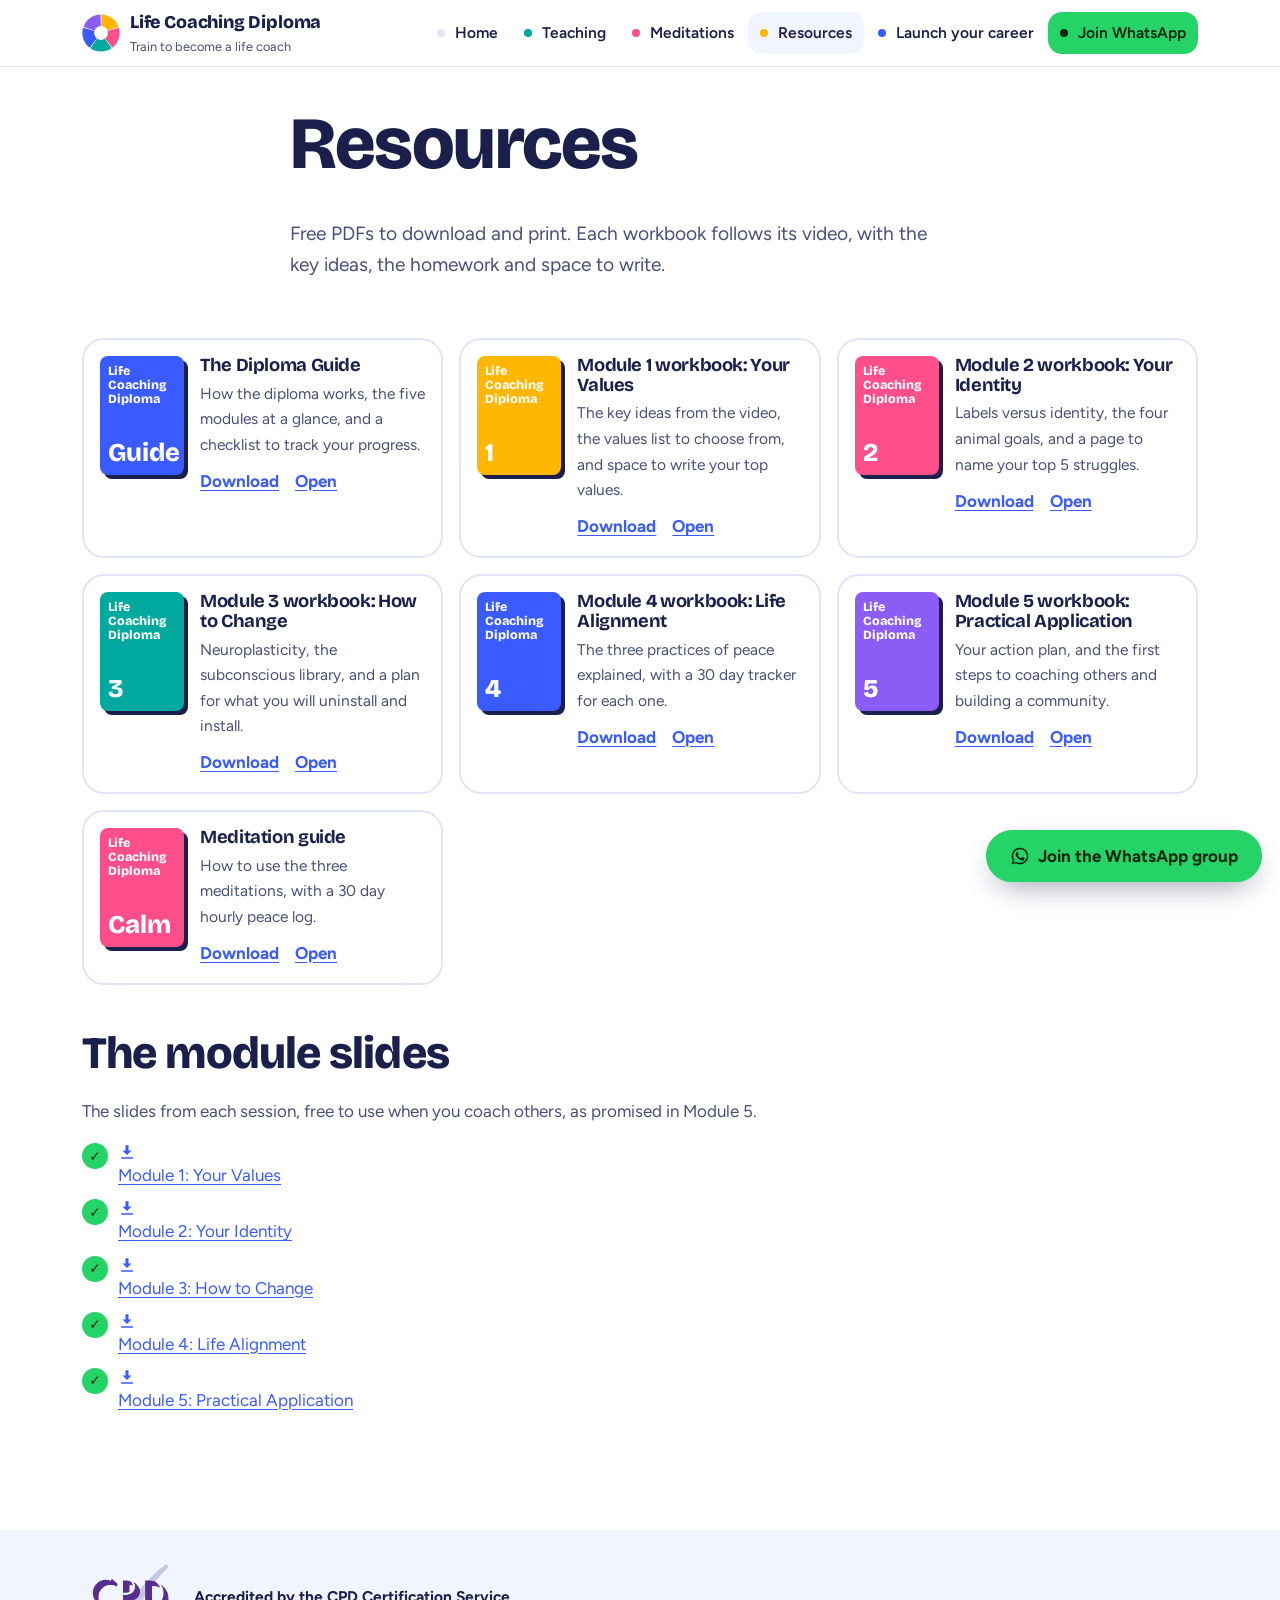
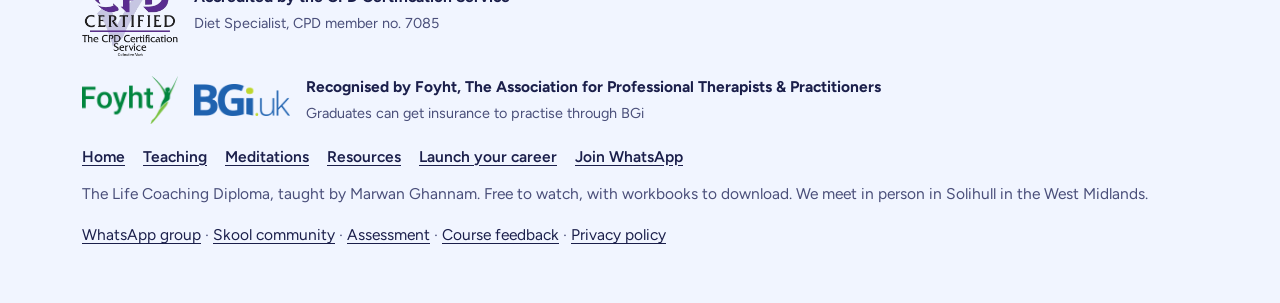
<file: resources.html>
<!doctype html>
<html lang="en-GB">
<head>
<meta charset="utf-8">
<meta name="viewport" content="width=device-width, initial-scale=1, viewport-fit=cover">
<title>Resources · Life Coaching Diploma</title>
<meta name="description" content="Free workbooks, trackers and slides for the Life Coaching Diploma.">
<link rel="canonical" href="https://lifecoachingdiploma.com/resources">
<meta property="og:title" content="Resources · Life Coaching Diploma">
<meta property="og:description" content="Free workbooks, trackers and slides for the Life Coaching Diploma.">
<meta property="og:type" content="website">
<meta property="og:url" content="https://lifecoachingdiploma.com/resources">
<meta property="og:image" content="https://lifecoachingdiploma.com/img/og.jpg">
<meta name="theme-color" content="#ffffff">
<link rel="icon" href="/img/icon.svg" type="image/svg+xml">
<link rel="preconnect" href="https://fonts.googleapis.com">
<link rel="preconnect" href="https://fonts.gstatic.com" crossorigin>
<link href="https://fonts.googleapis.com/css2?family=Bricolage+Grotesque:opsz,wght@12..96,700;12..96,800&family=Figtree:wght@400;600;700&display=swap" rel="stylesheet">
<link rel="stylesheet" href="/css/site.css?v=22b83907">
</head>
<body>
<a class="skip" href="#main">Skip to content</a>
<header class="site-head"><div class="wrap">
  <div class="head-in">
    <a class="brand" href="/"><svg width="38" height="38" viewBox="0 0 400 400" aria-hidden="true"><path d="M201.6,130.0 L204.6,4.1 A196,196 0 0 1 384.9,135.1 L266.1,176.8 A70,70 0 0 0 201.6,130.0Z" fill="#ffb703"/><path d="M267.1,179.9 L387.8,143.8 A196,196 0 0 1 318.9,355.8 L242.5,255.7 A70,70 0 0 0 267.1,179.9Z" fill="#ff4f8b"/><path d="M239.8,257.6 L311.5,361.2 A196,196 0 0 1 88.5,361.2 L160.2,257.6 A70,70 0 0 0 239.8,257.6Z" fill="#00a99d"/><path d="M157.5,255.7 L81.1,355.8 A196,196 0 0 1 12.2,143.8 L132.9,179.9 A70,70 0 0 0 157.5,255.7Z" fill="#3a5bff"/><path d="M133.9,176.8 L15.1,135.1 A196,196 0 0 1 195.4,4.1 L198.4,130.0 A70,70 0 0 0 133.9,176.8Z" fill="#8b5cf6"/><circle cx="200" cy="200" r="70" fill="#fff"/></svg><span><b>Life Coaching Diploma</b><small>Train to become a life coach</small></span></a>
    <button class="menu-btn" type="button" aria-expanded="false" aria-controls="site-menu" aria-label="Open menu"><span></span><span></span><span></span></button>
    <nav class="tabs" id="site-menu" aria-label="Pages"><a href="/">Home</a><a href="/teaching" style="--c:var(--teal)">Teaching</a><a href="/meditations" style="--c:var(--pink)">Meditations</a><a href="/resources" aria-current="page" style="--c:var(--sun)">Resources</a><a href="/meet" style="--c:var(--cobalt)">Launch your career</a><a href="/join" class="wa-tab">Join WhatsApp</a></nav>
  </div>
</div></header>
<main id="main">
<section class="page-hero"><div class="wrap narrow">
<h1>Resources</h1>
<p class="lead">Free PDFs to download and print. Each workbook follows its video, with the key ideas, the homework and space to write.</p>
</div></section>
<section style="padding-top:12px"><div class="wrap">
<div class="res"><article class="res-card m4"><div class="cover" aria-hidden="true"><span>Life Coaching Diploma</span><i>Guide</i></div>
<div><h3>The Diploma Guide</h3><p>How the diploma works, the five modules at a glance, and a checklist to track your progress.</p><div class="links"><a href="/downloads/life-coaching-diploma-guide.pdf" download>Download</a><a href="/downloads/life-coaching-diploma-guide.pdf" target="_blank" rel="noopener">Open</a></div></div></article><article class="res-card m1"><div class="cover" aria-hidden="true"><span>Life Coaching Diploma</span><i>1</i></div>
<div><h3>Module 1 workbook: Your Values</h3><p>The key ideas from the video, the values list to choose from, and space to write your top values.</p><div class="links"><a href="/downloads/module-1-your-values.pdf" download>Download</a><a href="/downloads/module-1-your-values.pdf" target="_blank" rel="noopener">Open</a></div></div></article><article class="res-card m2"><div class="cover" aria-hidden="true"><span>Life Coaching Diploma</span><i>2</i></div>
<div><h3>Module 2 workbook: Your Identity</h3><p>Labels versus identity, the four animal goals, and a page to name your top 5 struggles.</p><div class="links"><a href="/downloads/module-2-your-identity.pdf" download>Download</a><a href="/downloads/module-2-your-identity.pdf" target="_blank" rel="noopener">Open</a></div></div></article><article class="res-card m3"><div class="cover" aria-hidden="true"><span>Life Coaching Diploma</span><i>3</i></div>
<div><h3>Module 3 workbook: How to Change</h3><p>Neuroplasticity, the subconscious library, and a plan for what you will uninstall and install.</p><div class="links"><a href="/downloads/module-3-how-to-change.pdf" download>Download</a><a href="/downloads/module-3-how-to-change.pdf" target="_blank" rel="noopener">Open</a></div></div></article><article class="res-card m4"><div class="cover" aria-hidden="true"><span>Life Coaching Diploma</span><i>4</i></div>
<div><h3>Module 4 workbook: Life Alignment</h3><p>The three practices of peace explained, with a 30 day tracker for each one.</p><div class="links"><a href="/downloads/module-4-life-alignment.pdf" download>Download</a><a href="/downloads/module-4-life-alignment.pdf" target="_blank" rel="noopener">Open</a></div></div></article><article class="res-card m5"><div class="cover" aria-hidden="true"><span>Life Coaching Diploma</span><i>5</i></div>
<div><h3>Module 5 workbook: Practical Application</h3><p>Your action plan, and the first steps to coaching others and building a community.</p><div class="links"><a href="/downloads/module-5-practical-application.pdf" download>Download</a><a href="/downloads/module-5-practical-application.pdf" target="_blank" rel="noopener">Open</a></div></div></article><article class="res-card m2"><div class="cover" aria-hidden="true"><span>Life Coaching Diploma</span><i>Calm</i></div>
<div><h3>Meditation guide</h3><p>How to use the three meditations, with a 30 day hourly peace log.</p><div class="links"><a href="/downloads/meditation-guide.pdf" download>Download</a><a href="/downloads/meditation-guide.pdf" target="_blank" rel="noopener">Open</a></div></div></article></div>
<h2 style="margin-top:44px">The module slides</h2><p class="muted narrow">The slides from each session, free to use when you coach others, as promised in Module 5.</p><ul class="check" style="margin-left:0"><li><a class="pdf" href="/downloads/slides-module-1-your-values.pdf" download><svg width="18" height="18" viewBox="0 0 24 24" aria-hidden="true"><path fill="currentColor" d="M12 16 6 10h4V3h4v7h4l-6 6Zm-8 3h16v2H4v-2Z"/></svg>Module 1: Your Values</a></li><li><a class="pdf" href="/downloads/slides-module-2-your-identity.pdf" download><svg width="18" height="18" viewBox="0 0 24 24" aria-hidden="true"><path fill="currentColor" d="M12 16 6 10h4V3h4v7h4l-6 6Zm-8 3h16v2H4v-2Z"/></svg>Module 2: Your Identity</a></li><li><a class="pdf" href="/downloads/slides-module-3-how-to-change.pdf" download><svg width="18" height="18" viewBox="0 0 24 24" aria-hidden="true"><path fill="currentColor" d="M12 16 6 10h4V3h4v7h4l-6 6Zm-8 3h16v2H4v-2Z"/></svg>Module 3: How to Change</a></li><li><a class="pdf" href="/downloads/slides-module-4-life-alignment.pdf" download><svg width="18" height="18" viewBox="0 0 24 24" aria-hidden="true"><path fill="currentColor" d="M12 16 6 10h4V3h4v7h4l-6 6Zm-8 3h16v2H4v-2Z"/></svg>Module 4: Life Alignment</a></li><li><a class="pdf" href="/downloads/slides-module-5-practical-application.pdf" download><svg width="18" height="18" viewBox="0 0 24 24" aria-hidden="true"><path fill="currentColor" d="M12 16 6 10h4V3h4v7h4l-6 6Zm-8 3h16v2H4v-2Z"/></svg>Module 5: Practical Application</a></li></ul>
</div></section>
</main>
<footer class="site-foot"><div class="wrap">
  <div class="foot-cpd"><img src="/img/cpd-certified.png" width="96" height="93" alt="CPD Certified: The CPD Certification Service" loading="lazy"><span><b>Accredited by the CPD Certification Service</b><small>Diet Specialist, CPD member no. 7085</small></span></div>
  <div class="foot-cpd foot-recog"><a href="https://foyht.org/#membership" rel="noopener"><img src="/img/foyht.png" width="96" height="48" alt="Foyht: The Association for Professional Therapists &amp; Practitioners" loading="lazy"></a><a href="https://bgi.uk" rel="noopener"><img src="/img/bgi.png" width="96" height="32" alt="BGi insurance" loading="lazy"></a><span><b>Recognised by Foyht, The Association for Professional Therapists &amp; Practitioners</b><small>Graduates can get insurance to practise through BGi</small></span></div>
  <nav aria-label="Footer"><a href="/">Home</a><a href="/teaching">Teaching</a><a href="/meditations">Meditations</a><a href="/resources">Resources</a><a href="/meet">Launch your career</a><a href="/join">Join WhatsApp</a></nav>
  <p>The Life Coaching Diploma, taught by Marwan Ghannam. Free to watch, with workbooks to download. We meet in person in Solihull in the West Midlands.</p>
  <p><a href="https://chat.whatsapp.com/GF4D4uIinfY1469XuMt1mN" rel="noopener">WhatsApp group</a> · <a href="https://www.skool.com/life-coaching-8785/about" rel="noopener">Skool community</a> · <a href="/exam">Assessment</a> · <a href="/feedback">Course feedback</a> · <a href="/privacy">Privacy policy</a></p>
</div></footer>

<div class="join-bar"><a class="btn wa" href="https://chat.whatsapp.com/GF4D4uIinfY1469XuMt1mN" rel="noopener"><svg width="20" height="20" viewBox="0 0 24 24" aria-hidden="true"><path fill="currentColor" d="M12 2a10 10 0 0 0-8.6 15.1L2 22l5-1.3A10 10 0 1 0 12 2Zm0 18.2a8.2 8.2 0 0 1-4.2-1.1l-.3-.2-3 .8.8-2.9-.2-.3A8.2 8.2 0 1 1 12 20.2Zm4.5-6.1c-.2-.1-1.5-.7-1.7-.8-.2-.1-.4-.1-.6.1l-.8 1c-.1.2-.3.2-.5.1a6.7 6.7 0 0 1-3.3-2.9c-.3-.4.2-.4.7-1.4.1-.2 0-.3 0-.4l-.8-1.8c-.2-.5-.4-.4-.6-.4h-.5a1 1 0 0 0-.7.3 3 3 0 0 0-.9 2.2 5.2 5.2 0 0 0 1.1 2.7 11.8 11.8 0 0 0 4.5 4c1.7.7 2.3.8 3.2.6.5-.1 1.5-.6 1.7-1.2.2-.6.2-1.1.2-1.2-.1-.1-.3-.2-.5-.3Z"/></svg>Join the WhatsApp group</a></div>
<script src="/js/site.js?v=0d740385" defer></script>
</body>
</html>
</file>
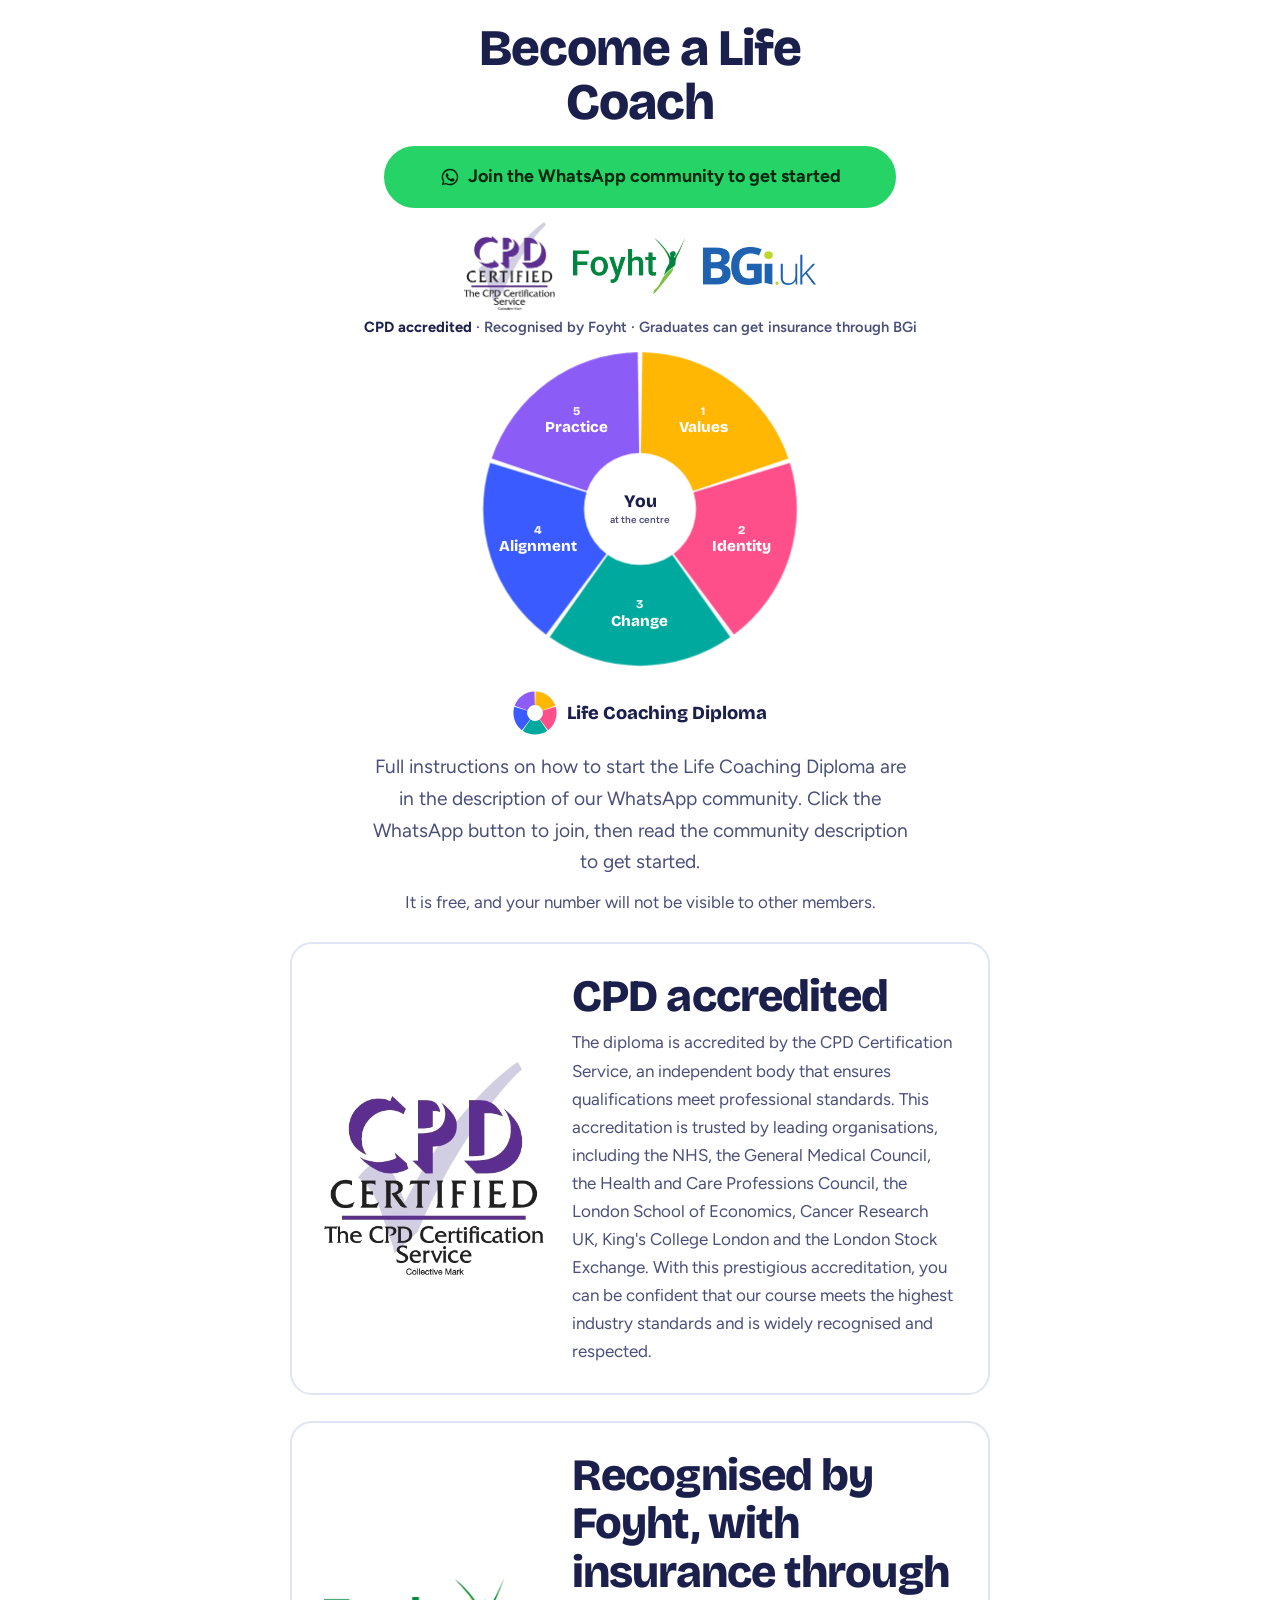
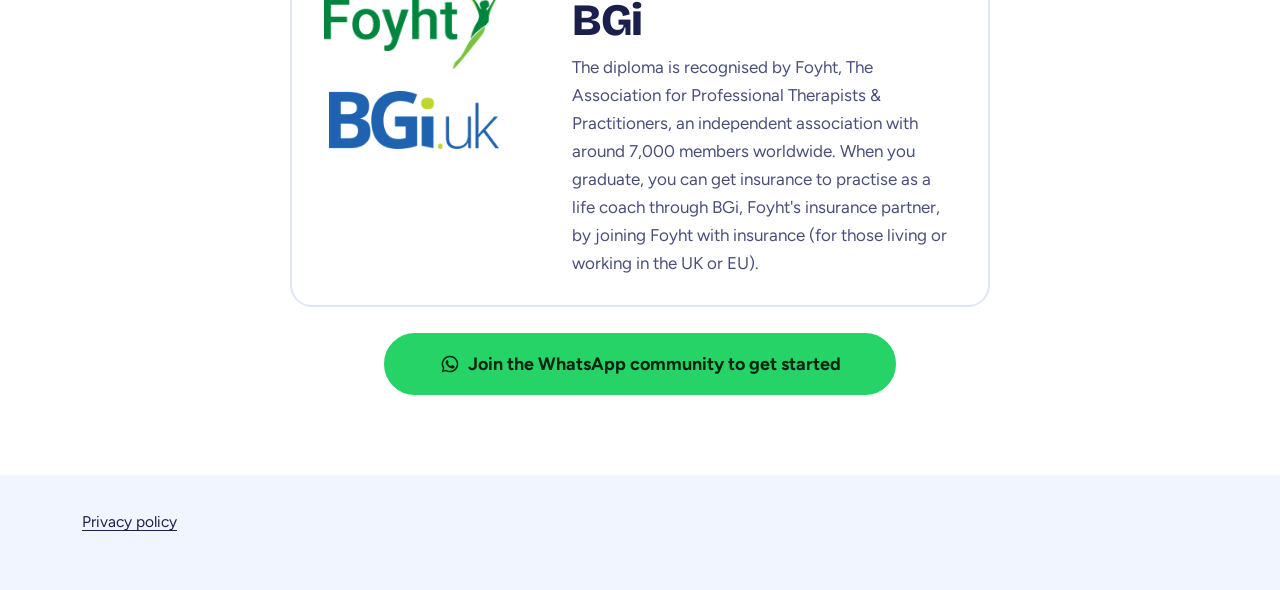
<file: start.html>
<!doctype html>
<html lang="en-GB">
<head>
<meta charset="utf-8">
<meta name="viewport" content="width=device-width, initial-scale=1, viewport-fit=cover">
<title>Start · Life Coaching Diploma</title>
<meta name="description" content="Train to become a life coach. Join our WhatsApp community for full instructions on how to start the Life Coaching Diploma.">
<link rel="canonical" href="https://lifecoachingdiploma.com/start">
<meta property="og:title" content="Start · Life Coaching Diploma">
<meta property="og:description" content="Train to become a life coach. Join our WhatsApp community for full instructions on how to start the Life Coaching Diploma.">
<meta property="og:type" content="website">
<meta property="og:url" content="https://lifecoachingdiploma.com/start">
<meta property="og:image" content="https://lifecoachingdiploma.com/img/og.jpg">
<meta name="theme-color" content="#ffffff">
<link rel="icon" href="/img/icon.svg" type="image/svg+xml">
<link rel="preconnect" href="https://fonts.googleapis.com">
<link rel="preconnect" href="https://fonts.gstatic.com" crossorigin>
<link href="https://fonts.googleapis.com/css2?family=Bricolage+Grotesque:opsz,wght@12..96,700;12..96,800&family=Figtree:wght@400;600;700&display=swap" rel="stylesheet">
<link rel="stylesheet" href="/css/site.css?v=22b83907">
</head>
<body>
<a class="skip" href="#main">Skip to content</a>

<main id="main">
<section class="gate"><div class="wrap narrow">
  <h1>Become a Life Coach</h1>
  <a class="btn wa gate-btn" href="https://chat.whatsapp.com/GF4D4uIinfY1469XuMt1mN" rel="noopener"><svg width="20" height="20" viewBox="0 0 24 24" aria-hidden="true"><path fill="currentColor" d="M12 2a10 10 0 0 0-8.6 15.1L2 22l5-1.3A10 10 0 1 0 12 2Zm0 18.2a8.2 8.2 0 0 1-4.2-1.1l-.3-.2-3 .8.8-2.9-.2-.3A8.2 8.2 0 1 1 12 20.2Zm4.5-6.1c-.2-.1-1.5-.7-1.7-.8-.2-.1-.4-.1-.6.1l-.8 1c-.1.2-.3.2-.5.1a6.7 6.7 0 0 1-3.3-2.9c-.3-.4.2-.4.7-1.4.1-.2 0-.3 0-.4l-.8-1.8c-.2-.5-.4-.4-.6-.4h-.5a1 1 0 0 0-.7.3 3 3 0 0 0-.9 2.2 5.2 5.2 0 0 0 1.1 2.7 11.8 11.8 0 0 0 4.5 4c1.7.7 2.3.8 3.2.6.5-.1 1.5-.6 1.7-1.2.2-.6.2-1.1.2-1.2-.1-.1-.3-.2-.5-.3Z"/></svg>Join the WhatsApp community to get started</a>
  <div class="trust"><div class="trust-logos"><img class="t-cpd" src="/img/cpd-certified.png" width="367" height="354" alt="CPD Certified: The CPD Certification Service"><img class="t-foyht" src="/img/foyht.png" width="400" height="200" alt="Foyht: The Association for Professional Therapists &amp; Practitioners"><img class="t-bgi" src="/img/bgi.png" width="420" height="142" alt="BGi insurance"></div><p class="trust-cap"><b>CPD accredited</b> · Recognised by Foyht · Graduates can get insurance through BGi</p></div>
  <svg class="wheel" viewBox="0 0 400 400" role="img" aria-labelledby="wheel-t"><title id="wheel-t">The five modules of the Life Coaching Diploma, shown as a Wheel of Life</title><g class="sl"><g class="seg"><path d="M201.0,130.0 L202.9,4.0 A196,196 0 0 1 385.5,136.7 L266.3,177.4 A70,70 0 0 0 201.0,130.0Z" fill="#ffb703"/></g><text class="num" x="279" y="82" text-anchor="middle">1</text><text class="lbl" x="279" y="104" text-anchor="middle">Values</text></g><g class="sl"><g class="seg"><path d="M266.9,179.3 L387.3,142.2 A196,196 0 0 1 317.5,356.9 L242.0,256.0 A70,70 0 0 0 266.9,179.3Z" fill="#ff4f8b"/></g><text class="num" x="327" y="231" text-anchor="middle">2</text><text class="lbl" x="327" y="253" text-anchor="middle">Identity</text></g><g class="sl"><g class="seg"><path d="M240.3,257.2 L312.9,360.2 A196,196 0 0 1 87.1,360.2 L159.7,257.2 A70,70 0 0 0 240.3,257.2Z" fill="#00a99d"/></g><text class="num" x="200" y="324" text-anchor="middle">3</text><text class="lbl" x="200" y="346" text-anchor="middle">Change</text></g><g class="sl"><g class="seg"><path d="M158.0,256.0 L82.5,356.9 A196,196 0 0 1 12.7,142.2 L133.1,179.3 A70,70 0 0 0 158.0,256.0Z" fill="#3a5bff"/></g><text class="num" x="73" y="231" text-anchor="middle">4</text><text class="lbl" x="73" y="253" text-anchor="middle">Alignment</text></g><g class="sl"><g class="seg"><path d="M133.7,177.4 L14.5,136.7 A196,196 0 0 1 197.1,4.0 L199.0,130.0 A70,70 0 0 0 133.7,177.4Z" fill="#8b5cf6"/></g><text class="num" x="121" y="82" text-anchor="middle">5</text><text class="lbl" x="121" y="104" text-anchor="middle">Practice</text></g><circle cx="200" cy="200" r="66" fill="#fff"/><text class="hub-t" x="200" y="198" text-anchor="middle">You</text><text class="hub-s" x="200" y="218" text-anchor="middle">at the centre</text></svg>
  <div class="gate-brand"><svg width="44" height="44" viewBox="0 0 400 400" aria-hidden="true"><path d="M201.6,130.0 L204.6,4.1 A196,196 0 0 1 384.9,135.1 L266.1,176.8 A70,70 0 0 0 201.6,130.0Z" fill="#ffb703"/><path d="M267.1,179.9 L387.8,143.8 A196,196 0 0 1 318.9,355.8 L242.5,255.7 A70,70 0 0 0 267.1,179.9Z" fill="#ff4f8b"/><path d="M239.8,257.6 L311.5,361.2 A196,196 0 0 1 88.5,361.2 L160.2,257.6 A70,70 0 0 0 239.8,257.6Z" fill="#00a99d"/><path d="M157.5,255.7 L81.1,355.8 A196,196 0 0 1 12.2,143.8 L132.9,179.9 A70,70 0 0 0 157.5,255.7Z" fill="#3a5bff"/><path d="M133.9,176.8 L15.1,135.1 A196,196 0 0 1 195.4,4.1 L198.4,130.0 A70,70 0 0 0 133.9,176.8Z" fill="#8b5cf6"/><circle cx="200" cy="200" r="70" fill="#fff"/></svg><span>Life Coaching Diploma</span></div>
  <p class="lead">Full instructions on how to start the Life Coaching Diploma are in the description of our WhatsApp community. Click the WhatsApp button to join, then read the community description to get started.</p>
  <p class="muted">It is free, and your number will not be visible to other members.</p>
  <div class="cpd-block"><img src="/img/cpd-certified.png" width="220" height="212" alt="CPD Certified: The CPD Certification Service" loading="lazy"><div><h2>CPD accredited</h2><p>The diploma is accredited by the CPD Certification Service, an independent body that ensures qualifications meet professional standards. This accreditation is trusted by leading organisations, including the NHS, the General Medical Council, the Health and Care Professions Council, the London School of Economics, Cancer Research UK, King&#x27;s College London and the London Stock Exchange. With this prestigious accreditation, you can be confident that our course meets the highest industry standards and is widely recognised and respected.</p></div></div>
  <div class="cpd-block recog-block"><div class="recog-logos"><a href="https://foyht.org/#membership" rel="noopener"><img src="/img/foyht.png" width="400" height="200" alt="Foyht: The Association for Professional Therapists &amp; Practitioners" loading="lazy"></a><a href="https://bgi.uk" rel="noopener"><img src="/img/bgi.png" width="420" height="142" alt="BGi insurance" loading="lazy"></a></div><div><h2>Recognised by Foyht, with insurance through BGi</h2><p>The diploma is recognised by Foyht, The Association for Professional Therapists &amp; Practitioners, an independent association with around 7,000 members worldwide. When you graduate, you can get insurance to practise as a life coach through BGi, Foyht&#x27;s insurance partner, by joining Foyht with insurance (for those living or working in the UK or EU).</p></div></div>
  <a class="btn wa gate-btn gate-btn-end" href="https://chat.whatsapp.com/GF4D4uIinfY1469XuMt1mN" rel="noopener"><svg width="20" height="20" viewBox="0 0 24 24" aria-hidden="true"><path fill="currentColor" d="M12 2a10 10 0 0 0-8.6 15.1L2 22l5-1.3A10 10 0 1 0 12 2Zm0 18.2a8.2 8.2 0 0 1-4.2-1.1l-.3-.2-3 .8.8-2.9-.2-.3A8.2 8.2 0 1 1 12 20.2Zm4.5-6.1c-.2-.1-1.5-.7-1.7-.8-.2-.1-.4-.1-.6.1l-.8 1c-.1.2-.3.2-.5.1a6.7 6.7 0 0 1-3.3-2.9c-.3-.4.2-.4.7-1.4.1-.2 0-.3 0-.4l-.8-1.8c-.2-.5-.4-.4-.6-.4h-.5a1 1 0 0 0-.7.3 3 3 0 0 0-.9 2.2 5.2 5.2 0 0 0 1.1 2.7 11.8 11.8 0 0 0 4.5 4c1.7.7 2.3.8 3.2.6.5-.1 1.5-.6 1.7-1.2.2-.6.2-1.1.2-1.2-.1-.1-.3-.2-.5-.3Z"/></svg>Join the WhatsApp community to get started</a>
</div></section>
</main>

<footer class="site-foot bare"><div class="wrap"><p><a href="/privacy">Privacy policy</a></p></div></footer>

<script src="/js/site.js?v=0d740385" defer></script>
</body>
</html>
</file>
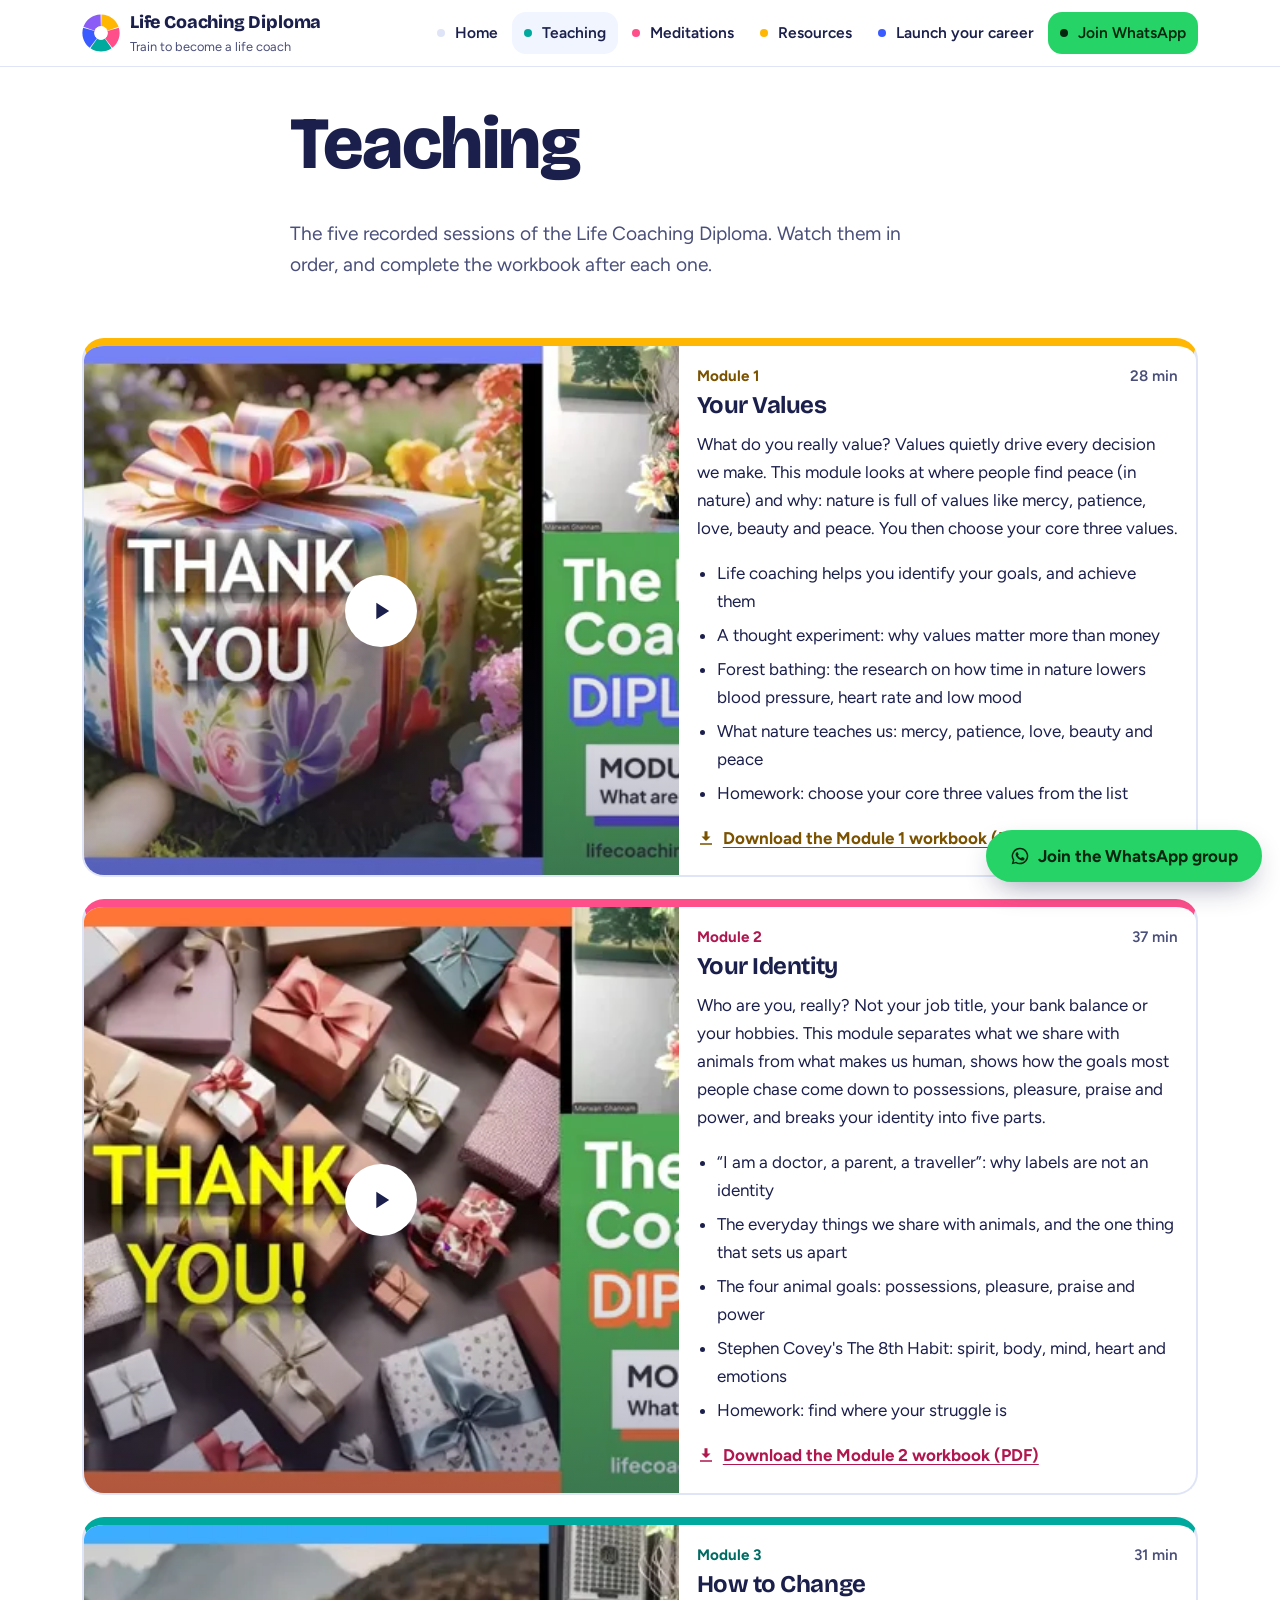
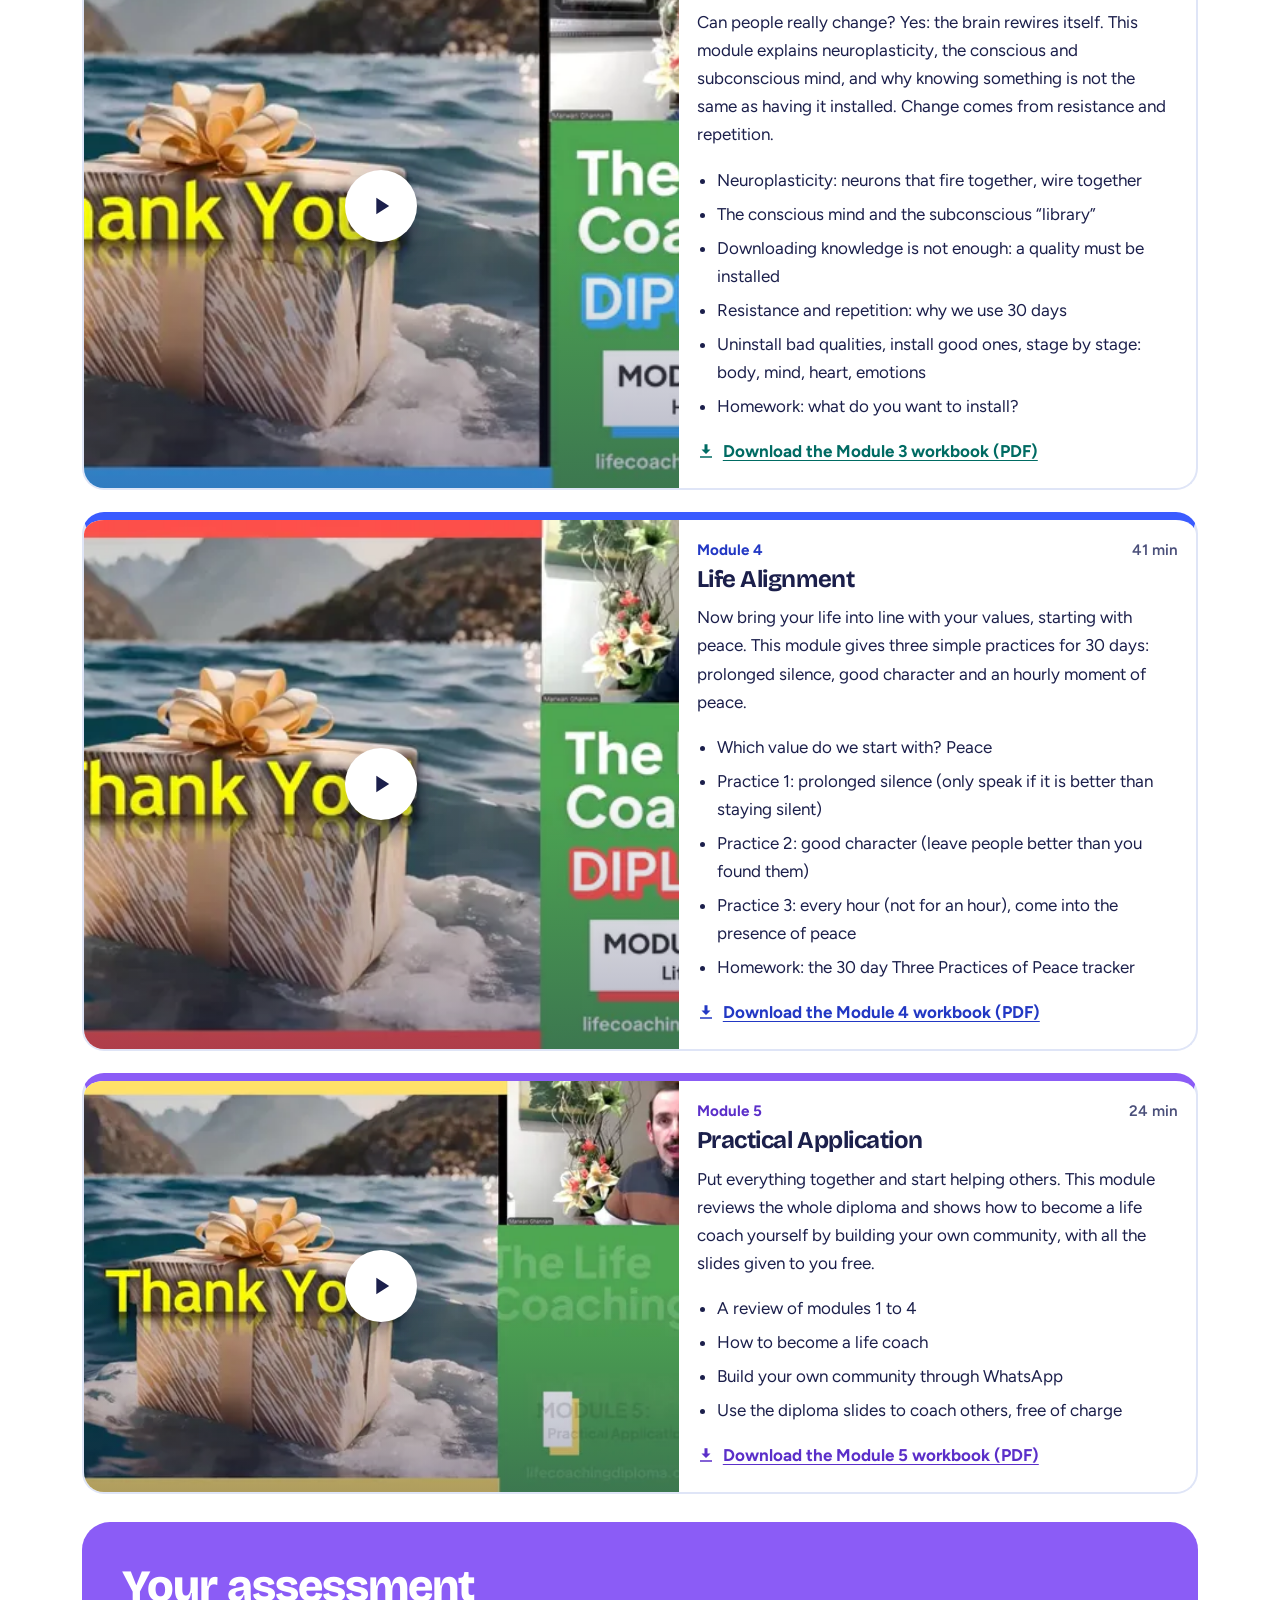
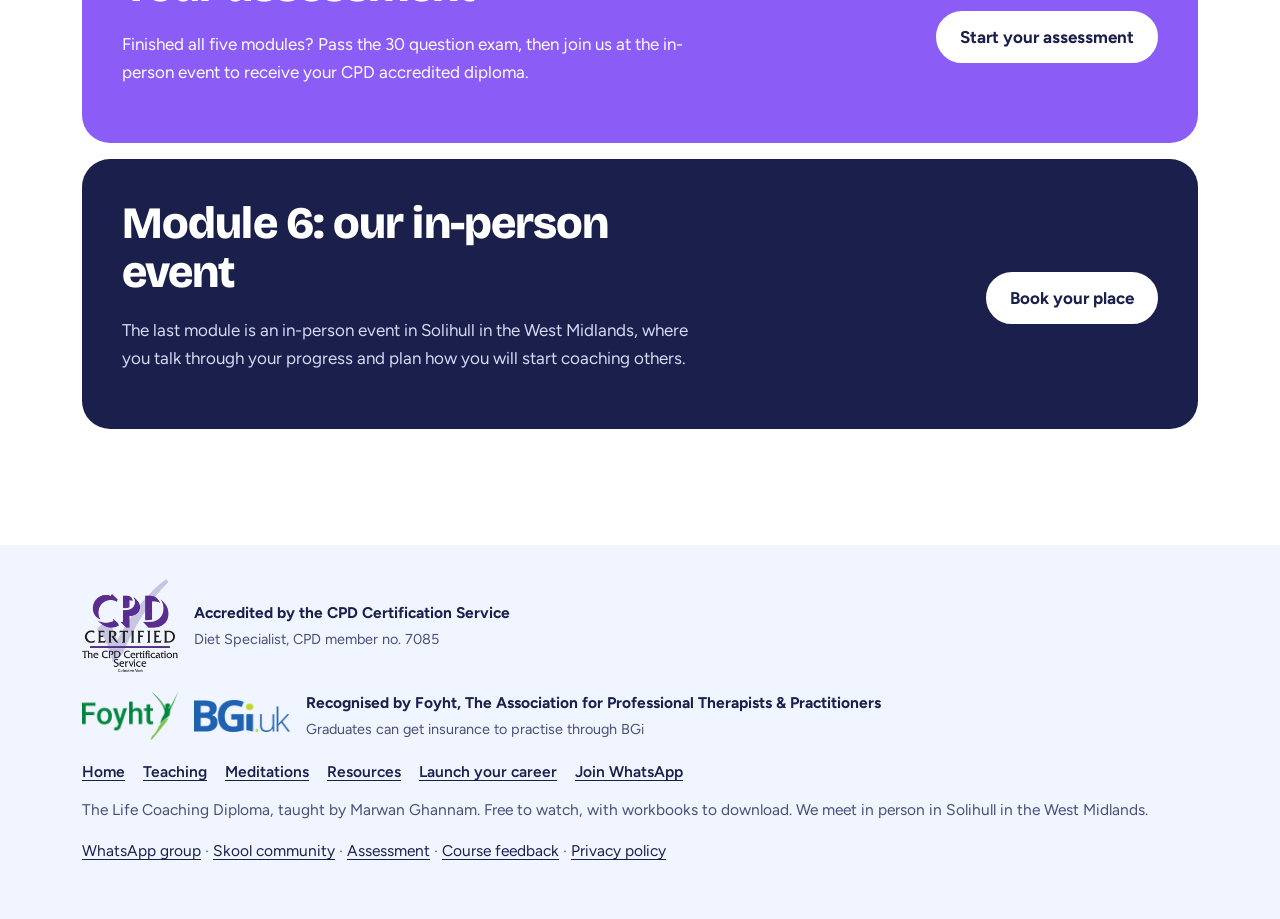
<file: teaching.html>
<!doctype html>
<html lang="en-GB">
<head>
<meta charset="utf-8">
<meta name="viewport" content="width=device-width, initial-scale=1, viewport-fit=cover">
<title>Teaching videos · Life Coaching Diploma</title>
<meta name="description" content="Watch the five modules of the Life Coaching Diploma: your values, your identity, how to change, life alignment and practical application.">
<link rel="canonical" href="https://lifecoachingdiploma.com/teaching">
<meta property="og:title" content="Teaching videos · Life Coaching Diploma">
<meta property="og:description" content="Watch the five modules of the Life Coaching Diploma: your values, your identity, how to change, life alignment and practical application.">
<meta property="og:type" content="website">
<meta property="og:url" content="https://lifecoachingdiploma.com/teaching">
<meta property="og:image" content="https://lifecoachingdiploma.com/img/og.jpg">
<meta name="theme-color" content="#ffffff">
<link rel="icon" href="/img/icon.svg" type="image/svg+xml">
<link rel="preconnect" href="https://fonts.googleapis.com">
<link rel="preconnect" href="https://fonts.gstatic.com" crossorigin>
<link href="https://fonts.googleapis.com/css2?family=Bricolage+Grotesque:opsz,wght@12..96,700;12..96,800&family=Figtree:wght@400;600;700&display=swap" rel="stylesheet">
<link rel="stylesheet" href="/css/site.css?v=22b83907">
</head>
<body>
<a class="skip" href="#main">Skip to content</a>
<header class="site-head"><div class="wrap">
  <div class="head-in">
    <a class="brand" href="/"><svg width="38" height="38" viewBox="0 0 400 400" aria-hidden="true"><path d="M201.6,130.0 L204.6,4.1 A196,196 0 0 1 384.9,135.1 L266.1,176.8 A70,70 0 0 0 201.6,130.0Z" fill="#ffb703"/><path d="M267.1,179.9 L387.8,143.8 A196,196 0 0 1 318.9,355.8 L242.5,255.7 A70,70 0 0 0 267.1,179.9Z" fill="#ff4f8b"/><path d="M239.8,257.6 L311.5,361.2 A196,196 0 0 1 88.5,361.2 L160.2,257.6 A70,70 0 0 0 239.8,257.6Z" fill="#00a99d"/><path d="M157.5,255.7 L81.1,355.8 A196,196 0 0 1 12.2,143.8 L132.9,179.9 A70,70 0 0 0 157.5,255.7Z" fill="#3a5bff"/><path d="M133.9,176.8 L15.1,135.1 A196,196 0 0 1 195.4,4.1 L198.4,130.0 A70,70 0 0 0 133.9,176.8Z" fill="#8b5cf6"/><circle cx="200" cy="200" r="70" fill="#fff"/></svg><span><b>Life Coaching Diploma</b><small>Train to become a life coach</small></span></a>
    <button class="menu-btn" type="button" aria-expanded="false" aria-controls="site-menu" aria-label="Open menu"><span></span><span></span><span></span></button>
    <nav class="tabs" id="site-menu" aria-label="Pages"><a href="/">Home</a><a href="/teaching" aria-current="page" style="--c:var(--teal)">Teaching</a><a href="/meditations" style="--c:var(--pink)">Meditations</a><a href="/resources" style="--c:var(--sun)">Resources</a><a href="/meet" style="--c:var(--cobalt)">Launch your career</a><a href="/join" class="wa-tab">Join WhatsApp</a></nav>
  </div>
</div></header>
<main id="main">
<section class="page-hero"><div class="wrap narrow">
<h1>Teaching</h1>
<p class="lead">The five recorded sessions of the Life Coaching Diploma. Watch them in order, and complete the workbook after each one.</p>
</div></section>
<section style="padding-top:12px"><div class="wrap"><div class="vcards"><article class="vcard wide m1" id="module-1"><div class="top"></div><div class="vid" data-id="1122032616" data-title="Module 1: Your Values"><img src="/img/thumbs/1122032616.webp" alt="" width="640" height="360" fetchpriority="high"><button type="button" aria-label="Play video: Module 1: Your Values"><span><svg width="28" height="28" viewBox="0 0 24 24" aria-hidden="true"><path d="M8 5v14l11-7z" fill="#1b1f4b"/></svg></span></button></div>
<div class="in"><div class="meta">Module 1<span>28 min</span></div><h3>Your Values</h3><p>What do you really value? Values quietly drive every decision we make. This module looks at where people find peace (in nature) and why: nature is full of values like mercy, patience, love, beauty and peace. You then choose your core three values.</p>
<ul><li>Life coaching helps you identify your goals, and achieve them</li><li>A thought experiment: why values matter more than money</li><li>Forest bathing: the research on how time in nature lowers blood pressure, heart rate and low mood</li><li>What nature teaches us: mercy, patience, love, beauty and peace</li><li>Homework: choose your core three values from the list</li></ul><a class="pdf" href="/downloads/module-1-your-values.pdf" download><svg width="18" height="18" viewBox="0 0 24 24" aria-hidden="true"><path fill="currentColor" d="M12 16 6 10h4V3h4v7h4l-6 6Zm-8 3h16v2H4v-2Z"/></svg>Download the Module 1 workbook (PDF)</a></div></article><article class="vcard wide m2" id="module-2"><div class="top"></div><div class="vid" data-id="1124235515" data-title="Module 2: Your Identity"><img src="/img/thumbs/1124235515.webp" alt="" width="640" height="360" loading="lazy"><button type="button" aria-label="Play video: Module 2: Your Identity"><span><svg width="28" height="28" viewBox="0 0 24 24" aria-hidden="true"><path d="M8 5v14l11-7z" fill="#1b1f4b"/></svg></span></button></div>
<div class="in"><div class="meta">Module 2<span>37 min</span></div><h3>Your Identity</h3><p>Who are you, really? Not your job title, your bank balance or your hobbies. This module separates what we share with animals from what makes us human, shows how the goals most people chase come down to possessions, pleasure, praise and power, and breaks your identity into five parts.</p>
<ul><li>“I am a doctor, a parent, a traveller”: why labels are not an identity</li><li>The everyday things we share with animals, and the one thing that sets us apart</li><li>The four animal goals: possessions, pleasure, praise and power</li><li>Stephen Covey&#x27;s The 8th Habit: spirit, body, mind, heart and emotions</li><li>Homework: find where your struggle is</li></ul><a class="pdf" href="/downloads/module-2-your-identity.pdf" download><svg width="18" height="18" viewBox="0 0 24 24" aria-hidden="true"><path fill="currentColor" d="M12 16 6 10h4V3h4v7h4l-6 6Zm-8 3h16v2H4v-2Z"/></svg>Download the Module 2 workbook (PDF)</a></div></article><article class="vcard wide m3" id="module-3"><div class="top"></div><div class="vid" data-id="1126137089" data-title="Module 3: How to Change"><img src="/img/thumbs/1126137089.webp" alt="" width="640" height="360" loading="lazy"><button type="button" aria-label="Play video: Module 3: How to Change"><span><svg width="28" height="28" viewBox="0 0 24 24" aria-hidden="true"><path d="M8 5v14l11-7z" fill="#1b1f4b"/></svg></span></button></div>
<div class="in"><div class="meta">Module 3<span>31 min</span></div><h3>How to Change</h3><p>Can people really change? Yes: the brain rewires itself. This module explains neuroplasticity, the conscious and subconscious mind, and why knowing something is not the same as having it installed. Change comes from resistance and repetition.</p>
<ul><li>Neuroplasticity: neurons that fire together, wire together</li><li>The conscious mind and the subconscious “library”</li><li>Downloading knowledge is not enough: a quality must be installed</li><li>Resistance and repetition: why we use 30 days</li><li>Uninstall bad qualities, install good ones, stage by stage: body, mind, heart, emotions</li><li>Homework: what do you want to install?</li></ul><a class="pdf" href="/downloads/module-3-how-to-change.pdf" download><svg width="18" height="18" viewBox="0 0 24 24" aria-hidden="true"><path fill="currentColor" d="M12 16 6 10h4V3h4v7h4l-6 6Zm-8 3h16v2H4v-2Z"/></svg>Download the Module 3 workbook (PDF)</a></div></article><article class="vcard wide m4" id="module-4"><div class="top"></div><div class="vid" data-id="1128480354" data-title="Module 4: Life Alignment"><img src="/img/thumbs/1128480354.webp" alt="" width="640" height="360" loading="lazy"><button type="button" aria-label="Play video: Module 4: Life Alignment"><span><svg width="28" height="28" viewBox="0 0 24 24" aria-hidden="true"><path d="M8 5v14l11-7z" fill="#1b1f4b"/></svg></span></button></div>
<div class="in"><div class="meta">Module 4<span>41 min</span></div><h3>Life Alignment</h3><p>Now bring your life into line with your values, starting with peace. This module gives three simple practices for 30 days: prolonged silence, good character and an hourly moment of peace.</p>
<ul><li>Which value do we start with? Peace</li><li>Practice 1: prolonged silence (only speak if it is better than staying silent)</li><li>Practice 2: good character (leave people better than you found them)</li><li>Practice 3: every hour (not for an hour), come into the presence of peace</li><li>Homework: the 30 day Three Practices of Peace tracker</li></ul><a class="pdf" href="/downloads/module-4-life-alignment.pdf" download><svg width="18" height="18" viewBox="0 0 24 24" aria-hidden="true"><path fill="currentColor" d="M12 16 6 10h4V3h4v7h4l-6 6Zm-8 3h16v2H4v-2Z"/></svg>Download the Module 4 workbook (PDF)</a></div></article><article class="vcard wide m5" id="module-5"><div class="top"></div><div class="vid" data-id="1137028484" data-title="Module 5: Practical Application"><img src="/img/thumbs/1137028484.webp" alt="" width="640" height="360" loading="lazy"><button type="button" aria-label="Play video: Module 5: Practical Application"><span><svg width="28" height="28" viewBox="0 0 24 24" aria-hidden="true"><path d="M8 5v14l11-7z" fill="#1b1f4b"/></svg></span></button></div>
<div class="in"><div class="meta">Module 5<span>24 min</span></div><h3>Practical Application</h3><p>Put everything together and start helping others. This module reviews the whole diploma and shows how to become a life coach yourself by building your own community, with all the slides given to you free.</p>
<ul><li>A review of modules 1 to 4</li><li>How to become a life coach</li><li>Build your own community through WhatsApp</li><li>Use the diploma slides to coach others, free of charge</li></ul><a class="pdf" href="/downloads/module-5-practical-application.pdf" download><svg width="18" height="18" viewBox="0 0 24 24" aria-hidden="true"><path fill="currentColor" d="M12 16 6 10h4V3h4v7h4l-6 6Zm-8 3h16v2H4v-2Z"/></svg>Download the Module 5 workbook (PDF)</a></div></article></div>
<div class="band" style="margin-top:28px;background:var(--violet)"><div><h2>Your assessment</h2><p style="color:#fff">Finished all five modules? Pass the 30 question exam, then join us at the in-person event to receive your CPD accredited diploma.</p></div>
<div class="btns"><a class="btn" href="/exam" style="background:#fff;border-color:#fff;color:var(--ink)">Start your assessment</a></div></div>
<div class="band" style="margin-top:16px"><div><h2>Module 6: our in-person event</h2><p>The last module is an in-person event in Solihull in the West Midlands, where you talk through your progress and plan how you will start coaching others.</p></div>
<div class="btns"><a class="btn" href="/live-training" style="background:#fff;border-color:#fff;color:var(--ink)">Book your place</a></div></div></div></section>
</main>
<footer class="site-foot"><div class="wrap">
  <div class="foot-cpd"><img src="/img/cpd-certified.png" width="96" height="93" alt="CPD Certified: The CPD Certification Service" loading="lazy"><span><b>Accredited by the CPD Certification Service</b><small>Diet Specialist, CPD member no. 7085</small></span></div>
  <div class="foot-cpd foot-recog"><a href="https://foyht.org/#membership" rel="noopener"><img src="/img/foyht.png" width="96" height="48" alt="Foyht: The Association for Professional Therapists &amp; Practitioners" loading="lazy"></a><a href="https://bgi.uk" rel="noopener"><img src="/img/bgi.png" width="96" height="32" alt="BGi insurance" loading="lazy"></a><span><b>Recognised by Foyht, The Association for Professional Therapists &amp; Practitioners</b><small>Graduates can get insurance to practise through BGi</small></span></div>
  <nav aria-label="Footer"><a href="/">Home</a><a href="/teaching">Teaching</a><a href="/meditations">Meditations</a><a href="/resources">Resources</a><a href="/meet">Launch your career</a><a href="/join">Join WhatsApp</a></nav>
  <p>The Life Coaching Diploma, taught by Marwan Ghannam. Free to watch, with workbooks to download. We meet in person in Solihull in the West Midlands.</p>
  <p><a href="https://chat.whatsapp.com/GF4D4uIinfY1469XuMt1mN" rel="noopener">WhatsApp group</a> · <a href="https://www.skool.com/life-coaching-8785/about" rel="noopener">Skool community</a> · <a href="/exam">Assessment</a> · <a href="/feedback">Course feedback</a> · <a href="/privacy">Privacy policy</a></p>
</div></footer>

<div class="join-bar"><a class="btn wa" href="https://chat.whatsapp.com/GF4D4uIinfY1469XuMt1mN" rel="noopener"><svg width="20" height="20" viewBox="0 0 24 24" aria-hidden="true"><path fill="currentColor" d="M12 2a10 10 0 0 0-8.6 15.1L2 22l5-1.3A10 10 0 1 0 12 2Zm0 18.2a8.2 8.2 0 0 1-4.2-1.1l-.3-.2-3 .8.8-2.9-.2-.3A8.2 8.2 0 1 1 12 20.2Zm4.5-6.1c-.2-.1-1.5-.7-1.7-.8-.2-.1-.4-.1-.6.1l-.8 1c-.1.2-.3.2-.5.1a6.7 6.7 0 0 1-3.3-2.9c-.3-.4.2-.4.7-1.4.1-.2 0-.3 0-.4l-.8-1.8c-.2-.5-.4-.4-.6-.4h-.5a1 1 0 0 0-.7.3 3 3 0 0 0-.9 2.2 5.2 5.2 0 0 0 1.1 2.7 11.8 11.8 0 0 0 4.5 4c1.7.7 2.3.8 3.2.6.5-.1 1.5-.6 1.7-1.2.2-.6.2-1.1.2-1.2-.1-.1-.3-.2-.5-.3Z"/></svg>Join the WhatsApp group</a></div>
<script src="/js/site.js?v=0d740385" defer></script>
</body>
</html>
</file>
<file: css/site.css>
/* Life Coaching Diploma: bright, friendly, mobile first.
   Colours come from the Wheel of Life in the hero: one colour per module. */
:root {
  --ink: #1b1f4b;          /* text and dark surfaces */
  --ink-soft: #4a4f7a;     /* secondary text */
  --paper: #ffffff;
  --sky: #f1f5ff;          /* alternate section background */
  --line: #dfe5f7;
  --sun: #ffb703;          /* module 1: values */
  --pink: #ff4f8b;         /* module 2: identity */
  --teal: #00a99d;         /* module 3: change */
  --cobalt: #3a5bff;       /* module 4: alignment */
  --violet: #8b5cf6;       /* module 5: practical application */
  --wa: #25d366;
  --radius: 22px;
  --font-display: "Bricolage Grotesque", "Segoe UI", system-ui, sans-serif;
  --font-body: "Figtree", "Segoe UI", system-ui, sans-serif;
  color-scheme: light;
}
.m1 { --c: var(--sun); --c-ink: #7a5200; } .m2 { --c: var(--pink); --c-ink: #b0174f; } .m3 { --c: var(--teal); --c-ink: #006b63; }
.m4 { --c: var(--cobalt); --c-ink: #2238c4; } .m5 { --c: var(--violet); --c-ink: #5b2fc9; }

*, *::before, *::after { box-sizing: border-box; }
html { -webkit-text-size-adjust: 100%; scroll-behavior: smooth; scroll-padding-top: 84px; }
body { margin: 0; background: var(--paper); color: var(--ink); font: 400 1.0625rem/1.65 var(--font-body); }
img, svg, iframe { display: block; max-width: 100%; }
img { height: auto; }
a { color: var(--cobalt); text-underline-offset: 3px; }
a:hover { color: var(--ink); }
:focus-visible { outline: 3px solid var(--cobalt); outline-offset: 3px; border-radius: 6px; }
h1, h2, h3 { font-family: var(--font-display); line-height: 1.08; margin: 0 0 .45em; letter-spacing: -.02em; }
h1 { font-size: clamp(2.5rem, 1.6rem + 4.6vw, 4.6rem); font-weight: 800; }
h2 { font-size: clamp(1.8rem, 1.3rem + 2.4vw, 2.8rem); font-weight: 800; }
h3 { font-size: 1.3rem; font-weight: 700; }
p { margin: 0 0 1em; }
.wrap { width: 100%; max-width: 72rem; margin: 0 auto; padding: 0 max(18px, env(safe-area-inset-left)) 0 max(18px, env(safe-area-inset-right)); }
.narrow { max-width: 46rem; }
.lead { font-size: 1.2rem; color: var(--ink-soft); }
.muted { color: var(--ink-soft); }
.skip { position: absolute; left: -999px; top: 8px; background: var(--ink); color: #fff; padding: 10px 16px; border-radius: 10px; z-index: 99; }
.skip:focus { left: 12px; }
section { padding: 56px 0; }
section.alt { background: var(--sky); }

/* ---------- header */
.site-head { position: sticky; top: 0; z-index: 20; background: rgba(255,255,255,.94); backdrop-filter: saturate(1.4) blur(10px); border-bottom: 1px solid var(--line); }
.head-in { display: flex; align-items: center; gap: 12px; min-height: 66px; }
.brand { display: flex; align-items: center; gap: 10px; color: var(--ink); text-decoration: none; margin-right: auto; }
.brand b { font: 800 1.12rem/1.1 var(--font-display); letter-spacing: -.01em; }
.brand small { display: block; font-size: .8rem; color: var(--ink-soft); }
.menu-btn { width: 48px; height: 48px; border-radius: 14px; border: 2px solid var(--line); background: #fff; display: grid; place-content: center; gap: 5px; cursor: pointer; }
.menu-btn span { display: block; width: 22px; height: 2.5px; border-radius: 2px; background: var(--ink); transition: transform .2s, opacity .2s; }
.site-head.open .menu-btn span:nth-child(1) { transform: translateY(7.5px) rotate(45deg); }
.site-head.open .menu-btn span:nth-child(2) { opacity: 0; }
.site-head.open .menu-btn span:nth-child(3) { transform: translateY(-7.5px) rotate(-45deg); }
.tabs { display: none; }
.site-head.open .tabs { display: grid; gap: 4px; padding: 6px 0 16px; }
.tabs a { display: flex; align-items: center; gap: 10px; min-height: 48px; padding: 0 14px; border-radius: 14px; color: var(--ink); text-decoration: none; font-weight: 600; }
.tabs a::before { content: ""; width: 10px; height: 10px; border-radius: 50%; background: var(--c, var(--line)); }
.tabs a[aria-current="page"] { background: var(--sky); }
.tabs a.wa-tab { background: var(--wa); color: #06270f; }
.tabs a.wa-tab::before { background: #06270f; }

/* ---------- buttons */
.btns { display: flex; flex-wrap: wrap; gap: 10px; margin-top: 8px; }
.btn { display: inline-flex; align-items: center; justify-content: center; gap: 8px; min-height: 52px; padding: 0 22px; border-radius: 999px; background: var(--ink); color: #fff; font-weight: 700; text-decoration: none; border: 2px solid var(--ink); }
.btn:hover { background: var(--cobalt); border-color: var(--cobalt); color: #fff; }
.btn.ghost { background: #fff; color: var(--ink); border-color: var(--line); }
.btn.ghost:hover { border-color: var(--ink); color: var(--ink); }
.btn.wa { background: var(--wa); border-color: var(--wa); color: #06270f; }
.btn.wa:hover { background: #1fb457; border-color: #1fb457; color: #06270f; }
.btn svg { flex: none; }

/* ---------- hero with the wheel of life */
.hero { padding: 18px 0 44px; overflow: hidden; }
/* Phone order: title, wheel, WhatsApp, Start module 1, then the text, so the wheel and both buttons show without scrolling */
.hero-grid { display: grid; gap: 16px; }
.hero h1 { max-width: 12ch; margin: 0; }
.hero .lead { max-width: 36ch; margin: 8px 0 0; }
.hero .btns { flex-direction: column; margin: 0; }
.hero .btns .btn { width: 100%; }
.hero .facts { margin-top: 0; }
@media (max-width: 47.99rem) { .hero .wheel { width: min(100%, 300px, 36svh); } }
.hero .cpd-badge img { width: min(96px, 12svh); }
.wheel { width: min(100%, 300px, 42svh); margin: 0 auto; }
.wheel a { outline: none; }
.wheel .seg path { transition: transform .25s ease; transform-origin: 200px 200px; }
.wheel a:focus-visible .seg path, .wheel a:hover .seg path { transform: scale(1.04); }
.wheel text { font-family: var(--font-display); font-weight: 800; fill: #fff; pointer-events: none; }
.wheel .num { font-size: 15px; opacity: .9; }
.wheel .lbl { font-size: 19px; }
.wheel .hub-t { fill: var(--ink); font-size: 22px; }
.wheel .hub-s { fill: var(--ink-soft); font-family: var(--font-body); font-weight: 600; font-size: 12.5px; }
@media (prefers-reduced-motion: no-preference) {
  .wheel .seg { animation: segIn .6s cubic-bezier(.2,.8,.3,1.2) both; transform-origin: 200px 200px; }
  .wheel a:nth-of-type(2) .seg, .wheel .sl:nth-of-type(2) .seg { animation-delay: .1s; } .wheel a:nth-of-type(3) .seg, .wheel .sl:nth-of-type(3) .seg { animation-delay: .2s; }
  .wheel a:nth-of-type(4) .seg, .wheel .sl:nth-of-type(4) .seg { animation-delay: .3s; } .wheel a:nth-of-type(5) .seg, .wheel .sl:nth-of-type(5) .seg { animation-delay: .4s; }
  @keyframes segIn { from { transform: scale(.4) rotate(-20deg); opacity: 0; } to { transform: none; opacity: 1; } }
}
.facts { display: flex; flex-wrap: wrap; gap: 8px 18px; margin: 18px 0 0; padding: 0; list-style: none; color: var(--ink-soft); font-weight: 600; font-size: .98rem; }
.facts li { display: flex; align-items: center; gap: 8px; }
.facts li::before { content: ""; width: 9px; height: 9px; border-radius: 50%; background: var(--c); }

/* ---------- steps (a real sequence) */
.steps { list-style: none; padding: 0; margin: 22px 0 0; display: grid; gap: 14px; counter-reset: s; }
.steps li { counter-increment: s; display: grid; grid-template-columns: 48px 1fr; gap: 14px; align-items: start; }
.steps li::before { content: counter(s); width: 48px; height: 48px; border-radius: 50%; display: grid; place-content: center; font: 800 1.2rem var(--font-display); color: #fff; background: var(--c, var(--ink)); }
.steps b { display: block; font-size: 1.08rem; }
.steps span { color: var(--ink-soft); }

/* ---------- module list on the home page */
.mods { display: grid; gap: 12px; margin-top: 20px; }
.mod-link { display: grid; grid-template-columns: 56px 1fr; gap: 14px; align-items: center; padding: 14px; border-radius: var(--radius); background: #fff; border: 2px solid var(--line); color: var(--ink); text-decoration: none; }
.mod-link:hover { border-color: var(--c); color: var(--ink); }
.mod-link .n { width: 56px; height: 56px; border-radius: 16px; background: var(--c); color: #fff; display: grid; place-content: center; font: 800 1.5rem var(--font-display); }
.mod-link b { display: block; font: 700 1.15rem/1.2 var(--font-display); }
.mod-link span { color: var(--ink-soft); font-size: .97rem; }

/* ---------- videos */
.vid { position: relative; aspect-ratio: 16/9; background: var(--ink); overflow: hidden; }
.vid img { width: 100%; height: 100%; object-fit: cover; }
.vid button { position: absolute; inset: 0; border: 0; background: linear-gradient(180deg, transparent 50%, rgba(27,31,75,.35)); cursor: pointer; display: grid; place-content: center; }
.vid button span { width: 72px; height: 72px; border-radius: 50%; background: #fff; display: grid; place-content: center; box-shadow: 0 10px 30px rgba(27,31,75,.35); transition: transform .2s; }
@media (hover: hover) { .vid button:hover span { transform: scale(1.08); } }
.vid iframe { position: absolute; inset: 0; width: 100%; height: 100%; border: 0; }
.vcards { display: grid; gap: 22px; margin-top: 18px; }
.vcard { border-radius: var(--radius); overflow: hidden; background: #fff; border: 2px solid var(--line); scroll-margin-top: 84px; }
.vcard .top { height: 8px; background: var(--c, var(--ink)); }
.vcard .in { padding: 18px 18px 20px; }
.vcard .meta { display: flex; flex-wrap: wrap; justify-content: space-between; gap: 6px 12px; font-weight: 700; font-size: .95rem; color: var(--c-ink, var(--ink-soft)); margin-bottom: 4px; }
.vcard .meta span { color: var(--ink-soft); font-weight: 600; }
.vcard h3 { font-size: 1.5rem; }
.vcard ul { margin: .4em 0 1em; padding-left: 1.2em; }
.vcard li { margin-bottom: .35em; }
.vcard .pdf { display: inline-flex; align-items: center; gap: 8px; font-weight: 700; color: var(--c-ink, var(--ink)); }

/* ---------- resources */
.res { display: grid; gap: 16px; margin-top: 18px; }
.res-card { display: grid; grid-template-columns: 84px 1fr; gap: 16px; padding: 16px; border-radius: var(--radius); background: #fff; border: 2px solid var(--line); }
.res-card .cover { width: 84px; aspect-ratio: 210/297; border-radius: 8px; background: var(--c, var(--ink)); color: #fff; padding: 8px; display: flex; flex-direction: column; justify-content: space-between; font: 800 .78rem/1.1 var(--font-display); box-shadow: 4px 4px 0 var(--ink); }
.res-card .cover i { font-style: normal; font-size: 1.6rem; }
.res-card h3 { font-size: 1.15rem; margin-bottom: .25em; }
.res-card p { color: var(--ink-soft); font-size: .97rem; margin-bottom: .6em; }
.res-card .links { display: flex; flex-wrap: wrap; gap: 6px 16px; font-weight: 700; }

/* ---------- meet us + form */
.place { display: grid; gap: 14px; margin: 18px 0 24px; }
.place .panel { padding: 18px; border-radius: var(--radius); background: #fff; border: 2px solid var(--line); }
.form-frame { border-radius: var(--radius); overflow: hidden; border: 2px solid var(--line); background: #fff; }
.form-frame iframe { width: 100%; height: 1650px; border: 0; }
.exam-frame iframe { height: 9800px; }
.feedback-frame iframe { height: 3600px; }

/* ---------- join */
.join-card { text-align: center; padding: 28px 18px; border-radius: 28px; background: #fff; border: 2px solid var(--line); }
.join-card .qr { width: 220px; margin: 18px auto 8px; padding: 10px; border-radius: 16px; background: #fff; border: 2px solid var(--line); }
.check { list-style: none; padding: 0; margin: 18px auto 0; max-width: 30rem; text-align: left; display: grid; gap: 10px; }
.check li { display: grid; grid-template-columns: 26px 1fr; gap: 10px; }
.check li::before { content: "✓"; width: 26px; height: 26px; border-radius: 50%; background: var(--wa); color: #06270f; display: grid; place-content: center; font-weight: 800; font-size: .85rem; }

/* ---------- quotes */
.quotes { display: grid; gap: 14px; margin-top: 18px; }
.quote { margin: 0; padding: 18px; border-radius: var(--radius); background: #fff; border-left: 6px solid var(--c); }
.quote p { font-size: 1.05rem; margin-bottom: .5em; }
.quote figcaption { font-weight: 700; color: var(--c-ink); }

/* ---------- hidden /free landing page */
.page-hero.free { padding-top: 22px; text-align: center; }
.page-hero.free h1 { margin-inline: auto; }
.page-hero.free .lead { margin: 18px auto 0; max-width: 34rem; }
.free-video { margin: 18px 0; border-radius: var(--radius); overflow: hidden; border: 2px solid var(--line); }
.vid-slot { aspect-ratio: 16/9; display: grid; place-content: center; justify-items: center; gap: 10px; background: linear-gradient(135deg, #fff6dc, #ffe8f0 35%, #e0f6f4 70%, #e8edff); color: var(--ink-soft); font-weight: 700; }
.free-btns { justify-content: center; }
.free-btns .btn { width: 100%; max-width: 26rem; min-height: 58px; font-size: 1.08rem; }

/* ---------- home page (/): one WhatsApp button, first thing on screen */
.gate { padding: max(16px, env(safe-area-inset-top)) 0 40px; text-align: center; }
.gate-btn { width: 100%; max-width: 32rem; min-height: 62px; font-size: 1.12rem; }
.gate-brand { display: flex; align-items: center; justify-content: center; gap: 10px; margin-top: 22px; font: 800 1.15rem var(--font-display); }
.gate h1 { margin: 14px auto 0; max-width: 14ch; font-size: clamp(2rem, 1.5rem + 2.5vw, 3.2rem); line-height: 1.05; }
.gate .lead { margin: 16px auto 0; max-width: 34rem; }
.gate .muted { margin: 10px auto 0; }
.gate-btn-end { margin-top: 26px; }
.gate h1:first-child { margin-top: 6px; }
.gate h1 + .gate-btn { margin-top: 16px; }
.gate-btn { text-align: center; line-height: 1.25; padding-block: 10px; }
.gate .wheel { display: block; width: min(100%, 320px, 37svh); margin: 12px auto 0; }

/* ---------- CPD accreditation */
.cpd-badge { display: flex; align-items: center; gap: 16px; margin: 0; font-weight: 700; font-size: 1.08rem; color: var(--ink); line-height: 1.3; }
.cpd-badge img { width: 104px; height: auto; flex: none; }
.page-hero .cpd-badge { margin-top: 14px; }
.cpd-block { display: grid; gap: 14px; justify-items: center; text-align: center; padding: 24px 20px; border: 2px solid var(--line); border-radius: var(--radius); background: #fff; }
.cpd-block img { width: 190px; height: auto; }
.cpd-block h2 { margin: 0 0 8px; }
.cpd-block p { margin: 0; color: var(--ink-soft); }
.gate .cpd-block, .free .cpd-block { margin-top: 26px; }
.gate .cpd-badge { flex-direction: column; justify-content: center; gap: 4px; margin-top: 12px; text-align: center; }
.gate .cpd-badge img { width: min(130px, 17svh); }
.free .cpd-block { margin-bottom: 18px; }
.foot-cpd { display: flex; align-items: center; gap: 16px; margin-bottom: 18px; }
.foot-cpd img { width: 96px; height: auto; flex: none; }
.foot-cpd b { display: block; color: var(--ink); }
.foot-cpd small { font-size: .9rem; }
@media (min-width: 48rem) {
  .cpd-block { grid-template-columns: 220px 1fr; justify-items: start; text-align: left; align-items: center; gap: 28px; padding: 28px 32px; }
  .cpd-block img { width: 220px; }
  .recog-block { grid-template-columns: 220px 1fr; }
  .recog-logos { flex-direction: column; gap: 16px; }
  .recog-block .recog-logos img { width: 180px; height: auto; }
  .recog-block .recog-logos a + a img { width: 170px; }
}

/* ---------- trust strip: CPD, Foyht and BGi logos (kept above the fold on phones and laptops) */
.trust { margin: 0; }
.trust-logos { display: flex; align-items: center; gap: 18px; flex-wrap: nowrap; }
.trust-logos img { width: auto; flex: none; }
.t-cpd { height: min(68px, 9.5svh); }
.t-foyht { height: min(50px, 7svh); }
.t-bgi { height: min(34px, 4.8svh); }
.trust-cap { margin: 8px 0 0; font-size: .92rem; font-weight: 600; color: var(--ink-soft); line-height: 1.35; }
.trust-cap b { color: var(--ink); }
.gate .trust { margin-top: 14px; }
.gate .trust-logos { justify-content: center; }
.gate .t-cpd { height: min(88px, 12svh); }
.gate .t-foyht { height: min(56px, 7.5svh); }
.gate .t-bgi { height: min(38px, 5.2svh); }
.page-hero .trust { margin-top: 14px; }
.recog-block { margin-top: 18px; }
.recog-logos { display: flex; flex-wrap: wrap; align-items: center; justify-content: center; gap: 22px; }
.recog-logos img { height: 72px; width: auto; }
.recog-logos a + a img { height: 50px; }
.foot-recog a { flex: none; display: block; }
.foot-recog { flex-wrap: wrap; }
.foot-recog img { width: 96px; }
@media (max-width: 47.99rem) { .foot-recog span { flex-basis: 100%; } }

/* ---------- privacy policy and other long text */
.prose h2 { font-size: 1.35rem; margin: 30px 0 8px; }
.prose ul { padding-left: 1.2em; }
.prose li { margin-bottom: 8px; }
.prose p, .prose li { color: var(--ink-soft); }
.prose b { color: var(--ink); }
.small-note { font-size: .92rem; }

/* ---------- band + footer */
.band { background: var(--ink); color: #fff; border-radius: 28px; padding: 28px 22px; }
.band h2 { color: #fff; }
.band p { color: #d6daf5; }
.band .btn.ghost { background: transparent; color: #fff; border-color: rgba(255,255,255,.4); }
.page-hero { padding: 38px 0 8px; }
.page-hero p { max-width: 40rem; }
.site-foot { margin-top: 40px; padding: 34px 0 110px; background: var(--sky); color: var(--ink-soft); font-size: .97rem; }
.site-foot nav { display: flex; flex-wrap: wrap; gap: 6px 18px; margin-bottom: 12px; font-weight: 600; }
.site-foot a { color: var(--ink); }
.join-bar { position: fixed; left: 0; right: 0; bottom: 0; z-index: 15; padding: 10px max(14px, env(safe-area-inset-left)) calc(10px + env(safe-area-inset-bottom)); background: linear-gradient(180deg, rgba(255,255,255,0), #fff 35%); transition: transform .25s; }
.join-bar .btn { width: 100%; }
.join-bar.hide { transform: translateY(110%); }

/* ---------- larger screens */
@media (min-width: 40rem) {
  .res { grid-template-columns: 1fr 1fr; }
  .quotes { grid-template-columns: 1fr 1fr; }
  .place { grid-template-columns: 1fr 1fr; }
  .join-bar { left: auto; right: 18px; bottom: 18px; padding: 0; background: none; }
  .wheel { width: min(100%, 380px); }
  .hero .btns { flex-direction: row; }
  .hero .btns .btn { width: auto; }
  .join-bar .btn { width: auto; box-shadow: 0 12px 30px -10px rgba(27,31,75,.45); }
  .site-foot { padding-bottom: 40px; }
}
@media (min-width: 48rem) {
  section { padding: 76px 0; }
  .mods { grid-template-columns: 1fr 1fr; }
  .vcards.two { grid-template-columns: 1fr 1fr; }
  .band { padding: 40px; display: flex; gap: 24px; align-items: center; justify-content: space-between; }
  .band > div { max-width: 36rem; }
  .form-frame iframe { height: 1500px; }
  .exam-frame iframe { height: 8600px; }
  .feedback-frame iframe { height: 3200px; }
}
@media (min-width: 64rem) {
  .menu-btn { display: none; }
  .tabs, .site-head.open .tabs { display: flex; gap: 2px; padding: 0; }
  .tabs a { min-height: 42px; padding: 0 12px; font-size: .97rem; }
  .tabs a::before { width: 8px; height: 8px; }
  .head-in { flex-wrap: nowrap; }
  .hero { padding: 64px 0 72px; }
  .hero-grid { grid-template-columns: 1.1fr .9fr; grid-template-areas: "title wheel" "cpd wheel" "lead wheel" "btns wheel" "facts wheel"; column-gap: 40px; row-gap: 18px; align-content: center; }
  .hero h1 { grid-area: title; align-self: end; }
  .hero .lead { grid-area: lead; }
  .hero .btns { grid-area: btns; }
  .hero .facts { grid-area: facts; align-self: start; }
  .hero .trust { grid-area: cpd; align-self: start; }
  .hero .t-cpd { height: 92px; } .hero .t-foyht { height: 62px; } .hero .t-bgi { height: 42px; }
  .hero .trust-logos { gap: 26px; }
  .wheel { grid-area: wheel; align-self: center; width: 100%; max-width: 480px; }
  .vcard.wide { display: grid; grid-template-columns: 1.15fr 1fr; }
  .vcard.wide .vid { height: 100%; aspect-ratio: auto; min-height: 300px; }
  .vcard.wide .top { display: none; }
  .vcard.wide { border-top: 8px solid var(--c); }
  .res { grid-template-columns: repeat(3, 1fr); }
  .steps { grid-template-columns: repeat(3, 1fr); }
}
@media (prefers-reduced-motion: reduce) { html { scroll-behavior: auto; } * { transition: none !important; } }

/* ---------- /live-training (registration page for the in-person Mastermind) */
.lt-top { background: var(--ink); color: #fff; text-align: center; font-weight: 700; font-size: .9rem; padding: 9px 16px; }
.lt-hero { padding: 26px 0 40px; background: radial-gradient(90% 60% at 100% 0%, #e8edff, transparent 70%), radial-gradient(70% 50% at 0% 10%, #fff6dc, transparent 70%); }
.lt-pills { display: flex; flex-wrap: wrap; gap: 8px; margin: 0; }
.lt-pills span { border: 2px solid var(--line); background: #fff; border-radius: 99px; padding: 5px 12px; font-weight: 700; font-size: .85rem; }
.lt-pills span:first-child { color: #c2185b; }
.lt-kicker { margin: 18px 0 6px; font-weight: 800; color: var(--cobalt); text-transform: uppercase; letter-spacing: .06em; font-size: .9rem; }
.lt-hero h1 { margin: 0; font-size: clamp(2rem, 1.3rem + 3.6vw, 3.6rem); line-height: 1.05; max-width: 20ch; }
.lt-hero h1 em { font-style: normal; color: var(--cobalt); }
.lt-sub { font-size: 1.12rem; color: var(--ink-soft); margin: 14px 0 0; max-width: 46rem; }
.lt-grid { display: grid; gap: 18px; margin: 22px 0 20px; }
.lt-video { border-radius: var(--radius); overflow: hidden; background: var(--ink); }
.lt-vlabel { margin: 0; padding: 9px 14px; color: #fff; font-weight: 700; font-size: .92rem; }
.lt-card { background: #fff; border: 2px solid var(--line); border-radius: var(--radius); padding: 22px 20px; box-shadow: 0 18px 40px rgba(27,31,75,.08); }
.lt-card h2 { margin: 0; }
.lt-price { margin: 4px 0 12px; color: var(--ink-soft); }
.lt-price b { font: 800 2.2rem/1 var(--font-display); color: var(--ink); margin-right: 6px; }
.lt-ticks { list-style: none; padding: 0; margin: 12px 0 16px; display: grid; gap: 10px; }
.lt-ticks li { display: grid; grid-template-columns: 26px 1fr; gap: 8px; align-items: start; }
.lt-ticks li::before { content: "✓"; width: 24px; height: 24px; border-radius: 50%; background: #d8f7e4; color: #0a7a3c; font-weight: 800; display: grid; place-content: center; font-size: .85rem; margin-top: 1px; }
.lt-cta { width: 100%; min-height: 56px; font-size: 1.1rem; background: #e5195d; border-color: #e5195d; color: #fff; }
.lt-under { text-align: center; margin: 8px 0 0; font-size: .88rem; color: var(--ink-soft); font-weight: 600; }
.lt-gets { display: grid; gap: 14px; margin-top: 16px; }
.lt-gets .panel h3 { margin-top: 0; }
.lt-cta-row { max-width: 30rem; margin: 22px auto 0; }
.lt-value { background: linear-gradient(135deg, var(--cobalt), var(--violet)); }
.lt-faq details { background: #fff; border: 2px solid var(--line); border-radius: 16px; margin-bottom: 10px; padding: 0 16px; }
.lt-faq summary { cursor: pointer; font-weight: 700; padding: 14px 0; min-height: 48px; list-style-position: outside; }
.lt-faq details p { margin: 0 0 14px; color: var(--ink-soft); }
.lt-final { text-align: center; padding-bottom: 120px; }
.lt-final .lt-pills { justify-content: center; }
.lt-final h2 { margin-top: 14px; font-size: clamp(1.8rem, 1.3rem + 2.4vw, 2.8rem); }
.lt-final .lt-cta { max-width: 30rem; }
.lt-sticky { position: fixed; left: 0; right: 0; bottom: 0; z-index: 30; padding: 10px 16px max(10px, env(safe-area-inset-bottom)); background: rgba(255,255,255,.95); border-top: 1px solid var(--line); }
.lt-sticky .btn { width: 100%; min-height: 52px; background: #e5195d; border-color: #e5195d; color: #fff; }
.lt-hero .trust { margin-top: 4px; }
@media (min-width: 48rem) {
  .lt-gets { grid-template-columns: 1fr 1fr; }
  .lt-sticky { display: none; }
  .lt-final { padding-bottom: 60px; }
}
@media (min-width: 64rem) {
  .lt-grid { grid-template-columns: 1.35fr 1fr; align-items: start; }
  .lt-gets { grid-template-columns: repeat(3, 1fr); }
}

.lt-stack { list-style: none; padding: 0; margin: 10px 0 14px; display: grid; gap: 0; }
.lt-stack li { display: grid; grid-template-columns: 26px 1fr; gap: 10px; align-items: start; padding: 10px 0; border-bottom: 1px dashed var(--line); font-weight: 600; }
.lt-stack li::before { content: "✓"; width: 24px; height: 24px; border-radius: 50%; background: #d8f7e4; color: #0a7a3c; font-weight: 800; display: grid; place-content: center; font-size: .85rem; margin-top: 1px; }
.lt-total, .lt-now { display: flex; justify-content: space-between; align-items: baseline; gap: 12px; }
.lt-total { margin-top: 6px; color: var(--ink-soft); font-weight: 700; }
.lt-total s { font: 800 1.5rem var(--font-display); color: var(--ink-soft); text-decoration-thickness: 3px; text-decoration-color: #e5195d; }
.lt-now { margin: 4px 0 16px; font-weight: 800; }
.lt-now b { font: 800 clamp(1.7rem, 1.1rem + 3vw, 2.3rem)/1 var(--font-display); color: #e5195d; }
.lt-stackbox { background: #fff; border: 3px solid var(--ink); border-radius: var(--radius); padding: 24px 20px; box-shadow: 0 18px 40px rgba(27,31,75,.1); }
.lt-stackbox h2 { margin: 0 0 4px; }
.lt-stackbox .lt-kicker { margin-top: 0; }
.lt-note { margin: 12px 0 0; font-size: .9rem; color: var(--ink-soft); text-align: center; }
@media (min-width: 48rem) { .lt-stackbox { padding: 32px 36px; } }

.lt-logos { display: flex; align-items: center; justify-content: center; gap: 18px; padding: 14px 0 10px; border-bottom: 1px dashed var(--line); }
.lt-logos img { width: auto; flex: none; }
.lt-logos img:nth-child(1) { height: 64px; }
.lt-logos img:nth-child(2) { height: 46px; }
.lt-logos img:nth-child(3) { height: 32px; }
@media (min-width: 48rem) { .lt-logos { gap: 28px; } .lt-logos img:nth-child(1) { height: 76px; } .lt-logos img:nth-child(2) { height: 54px; } .lt-logos img:nth-child(3) { height: 38px; } }

.lt-anchor { display: flex; flex-wrap: wrap; align-items: baseline; gap: 4px 12px; margin: 12px 0 0; font-weight: 700; color: var(--ink-soft); }
.lt-anchor s { font: 800 clamp(1.4rem, 1.1rem + 1.4vw, 2rem)/1 var(--font-display); color: var(--ink-soft); text-decoration-thickness: 3px; text-decoration-color: #e5195d; }
.lt-anchor b { font: 800 clamp(1.9rem, 1.4rem + 2.4vw, 2.9rem)/1 var(--font-display); color: #e5195d; }
.lt-sticky .btn s { opacity: .8; font-weight: 600; margin-right: 2px; text-decoration-thickness: 2px; }

/* lt above-the-fold: whole video visible on the first screen (phones and laptops) */
.lt-top { font-size: .8rem; padding: 7px 12px; white-space: nowrap; overflow: hidden; text-overflow: ellipsis; }
.lt-hero { padding-top: 14px; }
.lt-pills { gap: 6px; }
.lt-pills span { font-size: .78rem; padding: 3px 10px; }
.lt-kicker { margin: 12px 0 4px; font-size: .8rem; }
.lt-hero h1 { font-size: clamp(1.6rem, 1.05rem + 2.6vw, 3.2rem); line-height: 1.08; }
.lt-anchor { margin-top: 8px; }
.lt-grid { margin-top: 14px; }
.lt-video { position: relative; }
.lt-vlabel { position: absolute; left: 10px; top: 10px; z-index: 2; padding: 5px 10px; border-radius: 99px; background: rgba(27,31,75,.85); font-size: .8rem; pointer-events: none; }
.lt-video:has(iframe) .lt-vlabel { display: none; }
@media (min-width: 64rem) {
  .lt-top { font-size: .9rem; padding: 9px 16px; }
  .lt-hero { padding-top: 20px; }
  .lt-pills span { font-size: .85rem; padding: 4px 12px; }
  .lt-hero h1 { max-width: none; }
  .lt-grid { grid-template-columns: 1.35fr 1fr; margin-top: 18px; }
}
.lt-hero .lt-kicker { display: none; }
@media (min-width: 22.5rem) { .lt-hero .lt-kicker { display: block; } }

.lt-final { padding-bottom: 40px; }
.lt-testi { background: var(--sky); padding-bottom: 120px; }
.lt-testi h2 { text-align: center; margin-bottom: 18px; }
.lt-tgrid { display: grid; gap: 14px; }
.lt-quote { margin: 0; background: #fff; border: 2px solid var(--line); border-radius: var(--radius); padding: 20px; position: relative; }
.lt-quote::before { content: "“"; position: absolute; top: -6px; left: 14px; font: 800 3.6rem/1 var(--font-display); color: var(--pink); opacity: .35; }
.lt-quote blockquote { margin: 0; font-size: 1.05rem; line-height: 1.55; color: var(--ink); }
.lt-quote figcaption { margin-top: 12px; font-weight: 800; color: var(--cobalt); }
@media (min-width: 48rem) { .lt-tgrid { grid-template-columns: 1fr 1fr; } .lt-testi { padding-bottom: 60px; } }
@media (min-width: 64rem) { .lt-tgrid { grid-template-columns: repeat(3, 1fr); } }
</file>
